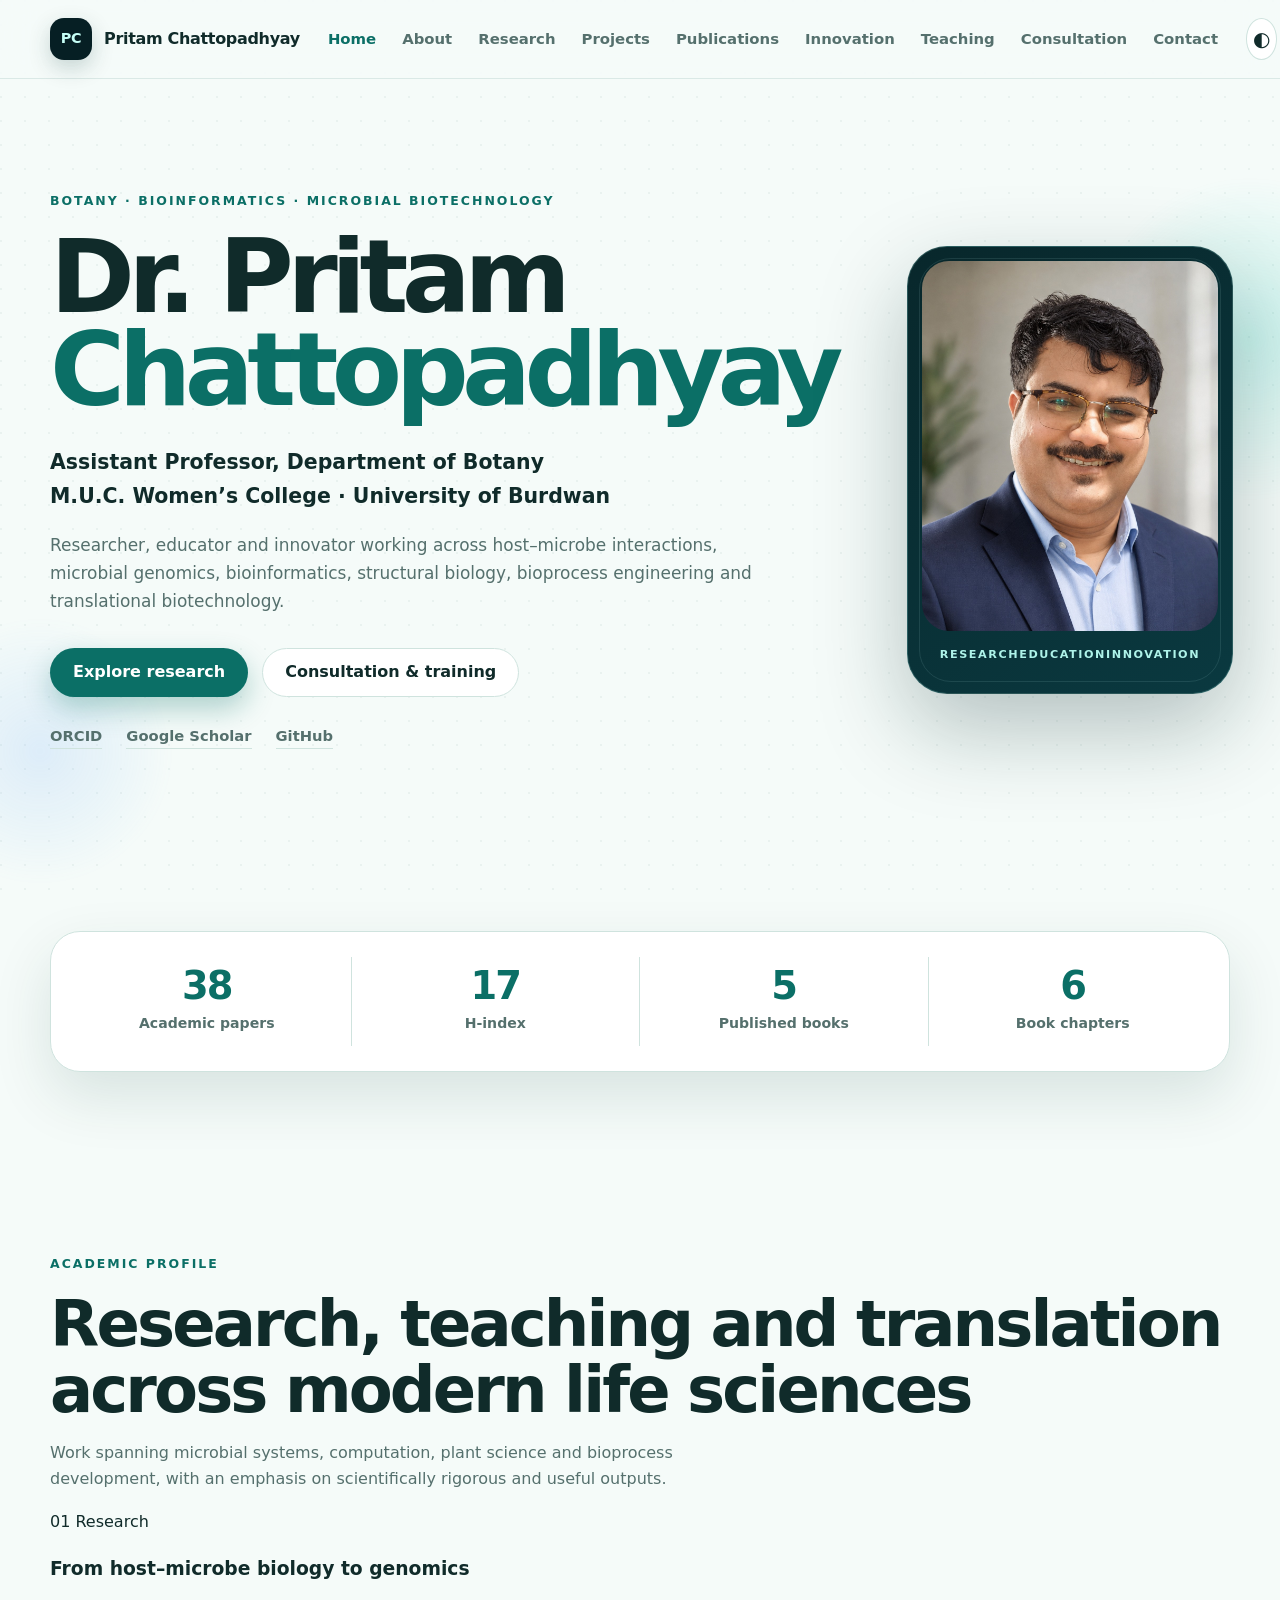
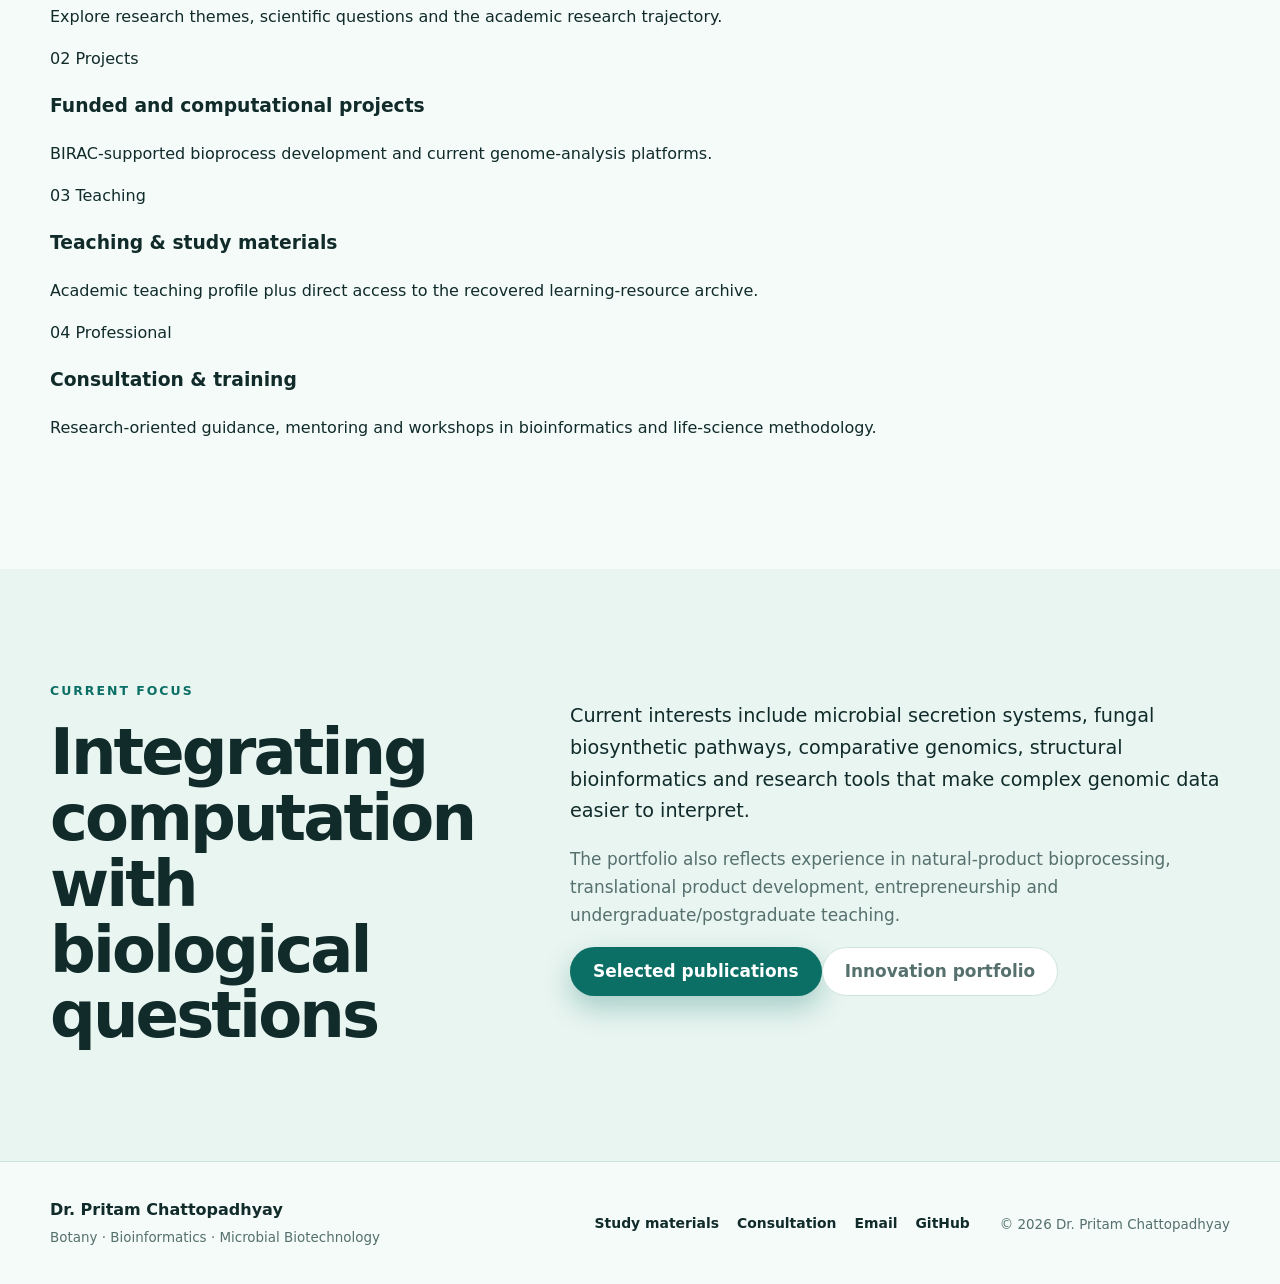
<file: index.html>
<!DOCTYPE html>
<html lang="en">
<head>
<meta charset="utf-8">
<meta name="viewport" content="width=device-width, initial-scale=1.0">
<meta name="theme-color" content="#0b3d3a">
<meta name="description" content="Academic portfolio of Dr. Pritam Chattopadhyay: research, publications, teaching, innovation, bioinformatics platforms, consultation and training.">
<meta name="keywords" content="Pritam Chattopadhyay, Botany, Bioinformatics, Microbial Biotechnology">
<meta name="author" content="Dr. Pritam Chattopadhyay">
<meta property="og:title" content="Dr. Pritam Chattopadhyay | Academic Portfolio">
<meta property="og:description" content="Academic portfolio of Dr. Pritam Chattopadhyay: research, publications, teaching, innovation, bioinformatics platforms, consultation and training.">
<meta property="og:type" content="website">
<meta property="og:url" content="https://pritamy2k.github.io/Chattopadhyay.github.io/">
<meta property="og:image" content="https://pritamy2k.github.io/Chattopadhyay.github.io/assets/dr-pritam-chattopadhyay.jpg">
<meta name="twitter:card" content="summary_large_image">
<link rel="canonical" href="https://pritamy2k.github.io/Chattopadhyay.github.io/">
<link rel="stylesheet" href="assets/style.css">
<title>Dr. Pritam Chattopadhyay | Academic Portfolio</title>
</head><body>
<a class="skip-link" href="#main-content">Skip to content</a>
<header class="site-header" id="top"><div class="container nav-wrap">
<a class="brand" href="index.html" aria-label="Home"><span class="brand-mark" aria-hidden="true">PC</span><span class="brand-text">Pritam Chattopadhyay</span></a>
<button class="menu-toggle" type="button" aria-label="Open navigation" aria-expanded="false" aria-controls="primary-nav"><span></span><span></span><span></span></button>
<nav id="primary-nav" class="primary-nav" aria-label="Primary navigation"><a href="index.html" class="active" aria-current="page">Home</a>
<a href="about.html">About</a>
<a href="research.html">Research</a>
<a href="projects.html">Projects</a>
<a href="publications.html">Publications</a>
<a href="innovation.html">Innovation</a>
<a href="teaching.html">Teaching</a>
<a href="consultation-training.html">Consultation</a>
<a href="contact.html">Contact</a></nav>
<button class="theme-toggle" type="button" aria-label="Switch colour theme" title="Switch colour theme"><span aria-hidden="true">◐</span></button>
</div></header><main id="main-content">
<section class="hero section"><div class="hero-orb orb-one" aria-hidden="true"></div><div class="hero-orb orb-two" aria-hidden="true"></div>
<div class="container hero-grid"><div class="hero-copy reveal"><p class="eyebrow">Botany · Bioinformatics · Microbial Biotechnology</p>
<h1>Dr. Pritam<br><span>Chattopadhyay</span></h1>
<p class="hero-role">Assistant Professor, Department of Botany<br>M.U.C. Women’s College · University of Burdwan</p>
<p class="hero-summary">Researcher, educator and innovator working across host–microbe interactions, microbial genomics, bioinformatics, structural biology, bioprocess engineering and translational biotechnology.</p>
<div class="hero-actions"><a class="button button-primary" href="research.html">Explore research</a><a class="button button-secondary" href="consultation-training.html">Consultation &amp; training</a></div>
<div class="profile-links"><a href="https://orcid.org/0000-0003-0238-5680" target="_blank" rel="noopener">ORCID</a><a href="https://scholar.google.com/citations?user=QbffhDwAAAAJ" target="_blank" rel="noopener">Google Scholar</a><a href="https://github.com/PritamY2K" target="_blank" rel="noopener">GitHub</a></div></div>
<div class="hero-visual reveal"><div class="portrait-card profile-photo-card"><picture><img class="hero-photo" src="assets/dr-pritam-chattopadhyay.jpg" alt="Dr. Pritam Chattopadhyay" loading="eager"></picture><div class="portrait-caption"><span>Research</span><span>Education</span><span>Innovation</span></div></div></div></div></section>
<section class="metrics section-compact"><div class="container metrics-grid reveal"><article><strong>38</strong><span>Academic papers</span></article><article><strong>17</strong><span>H-index</span></article><article><strong>5</strong><span>Published books</span></article><article><strong>6</strong><span>Book chapters</span></article></div></section>
<section class="section"><div class="container"><div class="section-heading reveal"><p class="eyebrow">Academic profile</p><h2>Research, teaching and translation across modern life sciences</h2><p>Work spanning microbial systems, computation, plant science and bioprocess development, with an emphasis on scientifically rigorous and useful outputs.</p></div>
<div class="quick-grid"><a class="quick-card reveal" href="research.html"><span>01 Research</span><h3>From host–microbe biology to genomics</h3><p>Explore research themes, scientific questions and the academic research trajectory.</p></a><a class="quick-card reveal" href="projects.html"><span>02 Projects</span><h3>Funded and computational projects</h3><p>BIRAC-supported bioprocess development and current genome-analysis platforms.</p></a><a class="quick-card reveal" href="teaching.html"><span>03 Teaching</span><h3>Teaching &amp; study materials</h3><p>Academic teaching profile plus direct access to the recovered learning-resource archive.</p></a><a class="quick-card reveal" href="consultation-training.html"><span>04 Professional</span><h3>Consultation &amp; training</h3><p>Research-oriented guidance, mentoring and workshops in bioinformatics and life-science methodology.</p></a></div></div></section>
<section class="section section-tinted"><div class="container split-layout"><div class="section-heading reveal"><p class="eyebrow">Current focus</p><h2>Integrating computation with biological questions</h2></div><div class="prose reveal"><p>Current interests include microbial secretion systems, fungal biosynthetic pathways, comparative genomics, structural bioinformatics and research tools that make complex genomic data easier to interpret.</p><p>The portfolio also reflects experience in natural-product bioprocessing, translational product development, entrepreneurship and undergraduate/postgraduate teaching.</p><div class="page-actions"><a class="button button-primary" href="publications.html">Selected publications</a><a class="button button-secondary" href="innovation.html">Innovation portfolio</a></div></div></div></section>
</main><footer class="site-footer"><div class="container footer-grid">
<div><strong>Dr. Pritam Chattopadhyay</strong><p>Botany · Bioinformatics · Microbial Biotechnology</p></div>
<div class="footer-links"><a href="teaching.html">Study materials</a><a href="consultation-training.html">Consultation</a><a href="mailto:pritam.biotechnol@gmail.com">Email</a><a href="https://github.com/PritamY2K" target="_blank" rel="noopener noreferrer">GitHub</a></div>
<p class="copyright">© <span id="current-year"></span> Dr. Pritam Chattopadhyay</p>
</div></footer><noscript><p class="noscript">JavaScript enhances navigation, theme controls and page transitions.</p></noscript><script src="assets/script.js" defer></script></body></html>
</file>
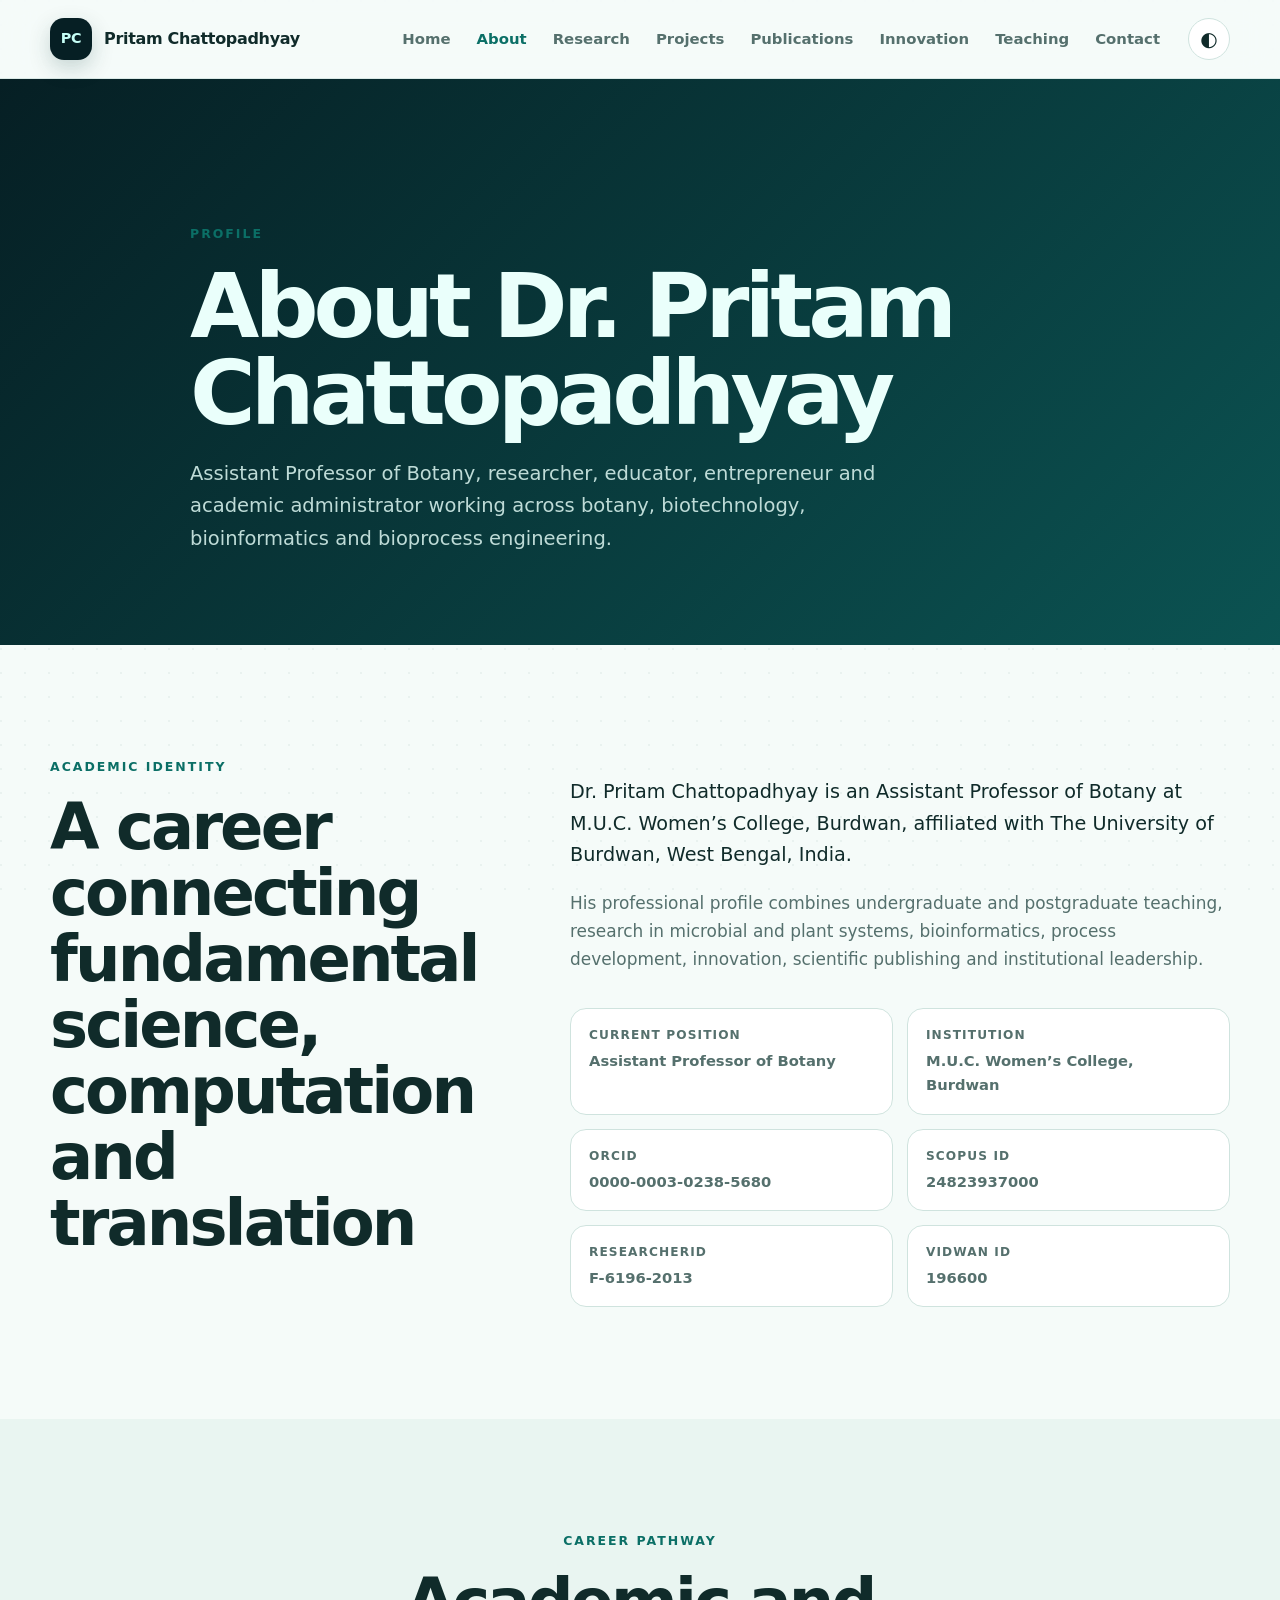
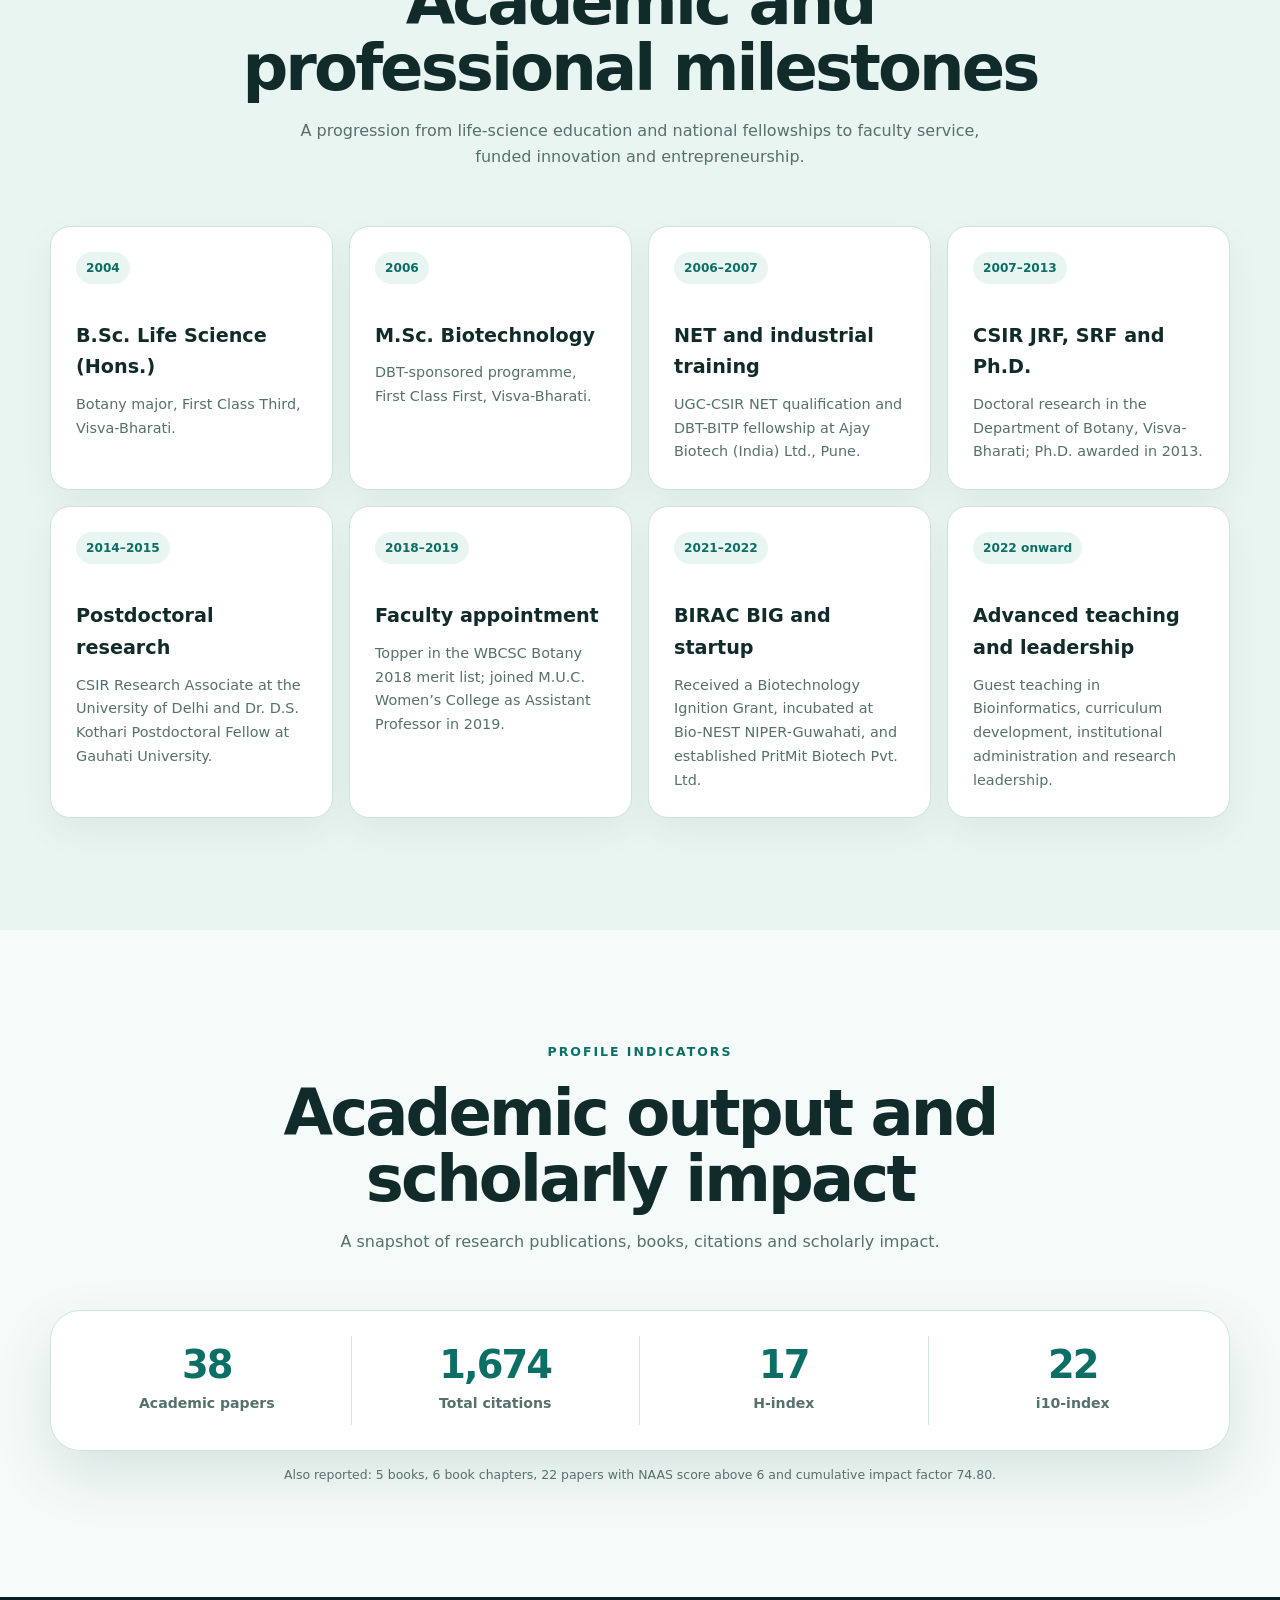
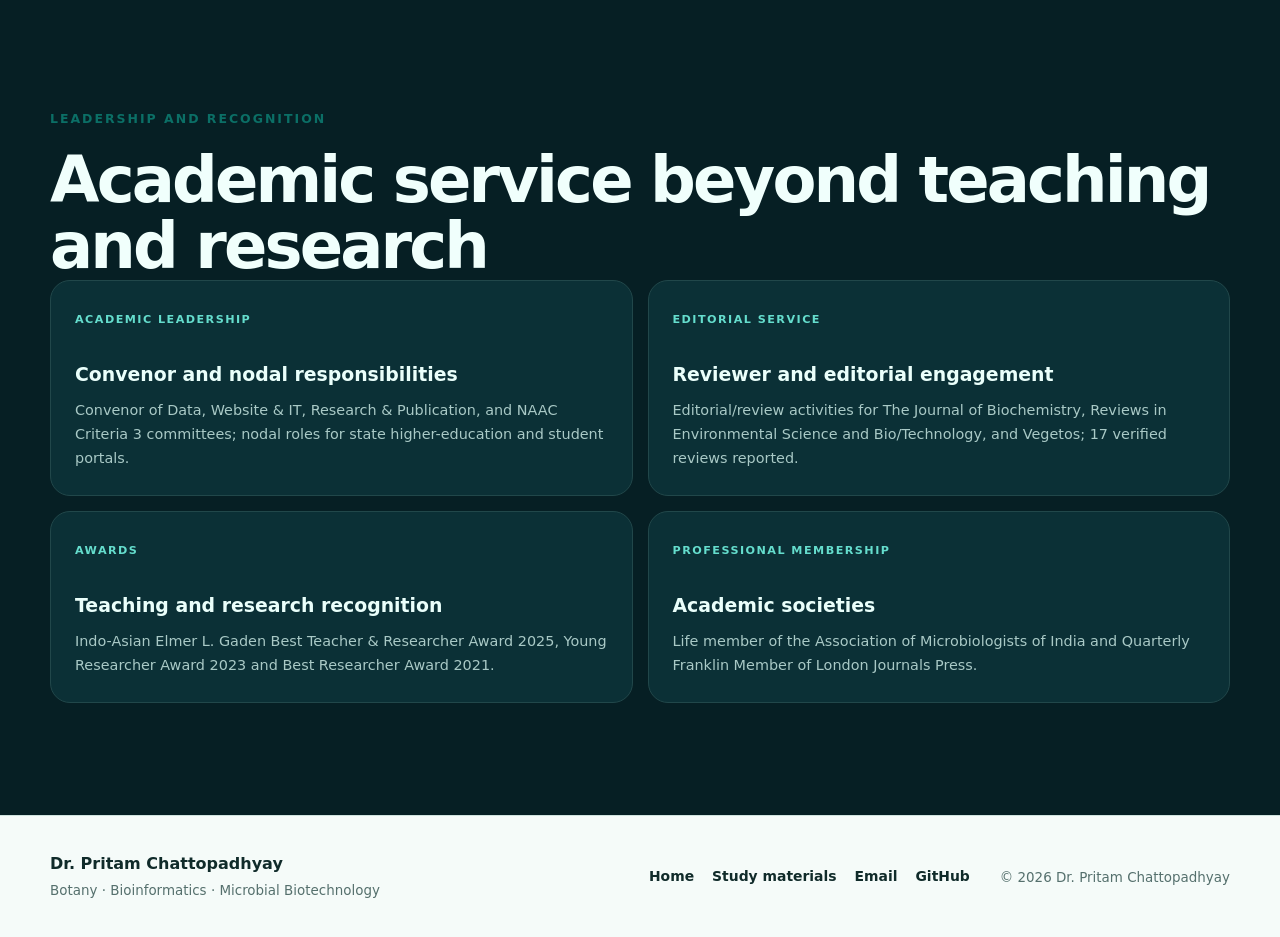
<file: about.html>
<!DOCTYPE html>

<html lang="en">
<head>
<meta charset="utf-8"/>
<meta content="width=device-width, initial-scale=1.0" name="viewport"/>
<meta content="#0b3d3a" name="theme-color"/>
<meta content="Academic background, career milestones, leadership, awards and professional profile of Dr. Pritam Chattopadhyay." name="description"/>
<meta content="Dr. Pritam Chattopadhyay" name="author"/>
<meta content="About | Dr. Pritam Chattopadhyay" property="og:title"/>
<meta content="Academic background, career milestones, leadership, awards and professional profile of Dr. Pritam Chattopadhyay." property="og:description"/>
<meta content="website" property="og:type"/>
<meta content="https://pritamy2k.github.io/Chattopadhyay.github.io/about.html" property="og:url"/>
<meta content="https://pritamy2k.github.io/Chattopadhyay.github.io/assets/dr-pritam-chattopadhyay.jpg" property="og:image"/>
<meta content="summary_large_image" name="twitter:card"/>
<link href="https://pritamy2k.github.io/Chattopadhyay.github.io/about.html" rel="canonical"/>
<link href="assets/favicon.svg" rel="icon" type="image/svg+xml"/>
<link href="site.webmanifest" rel="manifest"/>
<link href="assets/style.css" rel="stylesheet"/>
<title>About | Dr. Pritam Chattopadhyay</title>
</head><body>
<a class="skip-link" href="#main-content">Skip to content</a>
<header class="site-header" id="top">
<div class="container nav-wrap">
<a aria-label="Home" class="brand" href="index.html">
<span aria-hidden="true" class="brand-mark">PC</span>
<span class="brand-text">Pritam Chattopadhyay</span>
</a>
<button aria-controls="primary-nav" aria-expanded="false" aria-label="Open navigation" class="menu-toggle" type="button">
<span></span><span></span><span></span>
</button>
<nav aria-label="Primary navigation" class="primary-nav" id="primary-nav">
<a href="index.html">Home</a>
<a aria-current="page" class="active" href="about.html">About</a>
<a href="research.html">Research</a>
<a href="projects.html">Projects</a>
<a href="publications.html">Publications</a>
<a href="innovation.html">Innovation</a>
<a href="teaching.html">Teaching</a>
<a href="contact.html">Contact</a>
</nav>
<button aria-label="Switch colour theme" class="theme-toggle" title="Switch colour theme" type="button"><span aria-hidden="true">◐</span></button>
</div>
</header><main id="main-content">
<section class="page-hero section">
<div aria-hidden="true" class="hero-orb orb-one"></div>
<div class="container page-hero-inner reveal">
<p class="eyebrow">Profile</p>
<h1>About Dr. Pritam Chattopadhyay</h1>
<p>Assistant Professor of Botany, researcher, educator, entrepreneur and academic administrator working across botany, biotechnology, bioinformatics and bioprocess engineering.</p>
</div>
</section>
<section class="section">
<div class="container split-layout">
<div class="section-heading reveal">
<p class="eyebrow">Academic identity</p>
<h2>A career connecting fundamental science, computation and translation</h2>
</div>
<div class="prose reveal">
<p>Dr. Pritam Chattopadhyay is an Assistant Professor of Botany at M.U.C. Women’s College, Burdwan, affiliated with The University of Burdwan, West Bengal, India.</p>
<p>His professional profile combines undergraduate and postgraduate teaching, research in microbial and plant systems, bioinformatics, process development, innovation, scientific publishing and institutional leadership.</p>
<div class="identity-list">
<div><span>Current position</span><strong>Assistant Professor of Botany</strong></div>
<div><span>Institution</span><strong>M.U.C. Women’s College, Burdwan</strong></div>
<div><span>ORCID</span><strong>0000-0003-0238-5680</strong></div>
<div><span>Scopus ID</span><strong>24823937000</strong></div>
<div><span>ResearcherID</span><strong>F-6196-2013</strong></div>
<div><span>Vidwan ID</span><strong>196600</strong></div>
</div>
</div>
</div>
</section>
<section class="section section-tinted">
<div class="container">
<div class="section-heading centered reveal">
<p class="eyebrow">Career pathway</p>
<h2>Academic and professional milestones</h2>
<p>A progression from life-science education and national fellowships to faculty service, funded innovation and entrepreneurship.</p>
</div>
<div class="timeline-grid">
<article class="timeline-card reveal"><span>2004</span><h3>B.Sc. Life Science (Hons.)</h3><p>Botany major, First Class Third, Visva-Bharati.</p></article>
<article class="timeline-card reveal"><span>2006</span><h3>M.Sc. Biotechnology</h3><p>DBT-sponsored programme, First Class First, Visva-Bharati.</p></article>
<article class="timeline-card reveal"><span>2006–2007</span><h3>NET and industrial training</h3><p>UGC-CSIR NET qualification and DBT-BITP fellowship at Ajay Biotech (India) Ltd., Pune.</p></article>
<article class="timeline-card reveal"><span>2007–2013</span><h3>CSIR JRF, SRF and Ph.D.</h3><p>Doctoral research in the Department of Botany, Visva-Bharati; Ph.D. awarded in 2013.</p></article>
<article class="timeline-card reveal"><span>2014–2015</span><h3>Postdoctoral research</h3><p>CSIR Research Associate at the University of Delhi and Dr. D.S. Kothari Postdoctoral Fellow at Gauhati University.</p></article>
<article class="timeline-card reveal"><span>2018–2019</span><h3>Faculty appointment</h3><p>Topper in the WBCSC Botany 2018 merit list; joined M.U.C. Women’s College as Assistant Professor in 2019.</p></article>
<article class="timeline-card reveal"><span>2021–2022</span><h3>BIRAC BIG and startup</h3><p>Received a Biotechnology Ignition Grant, incubated at Bio-NEST NIPER-Guwahati, and established PritMit Biotech Pvt. Ltd.</p></article>
<article class="timeline-card reveal"><span>2022 onward</span><h3>Advanced teaching and leadership</h3><p>Guest teaching in Bioinformatics, curriculum development, institutional administration and research leadership.</p></article>
</div>
</div>
</section>
<section class="section">
<div class="container">
<div class="section-heading centered reveal">
<p class="eyebrow">Profile indicators</p>
<h2>Academic output and scholarly impact</h2>
<p>A snapshot of research publications, books, citations and scholarly impact.</p>
</div>
<div class="metrics-grid reveal">
<article><strong>38</strong><span>Academic papers</span></article>
<article><strong>1,674</strong><span>Total citations</span></article>
<article><strong>17</strong><span>H-index</span></article>
<article><strong>22</strong><span>i10-index</span></article>
</div>
<p class="metrics-note">Also reported: 5 books, 6 book chapters, 22 papers with NAAS score above 6 and cumulative impact factor 74.80.</p>
</div>
</section>
<section class="section section-dark">
<div class="container">
<div class="section-heading light reveal">
<p class="eyebrow">Leadership and recognition</p>
<h2>Academic service beyond teaching and research</h2>
</div>
<div class="book-list">
<article class="reveal"><span>Academic leadership</span><h3>Convenor and nodal responsibilities</h3><p>Convenor of Data, Website &amp; IT, Research &amp; Publication, and NAAC Criteria 3 committees; nodal roles for state higher-education and student portals.</p></article>
<article class="reveal"><span>Editorial service</span><h3>Reviewer and editorial engagement</h3><p>Editorial/review activities for The Journal of Biochemistry, Reviews in Environmental Science and Bio/Technology, and Vegetos; 17 verified reviews reported.</p></article>
<article class="reveal"><span>Awards</span><h3>Teaching and research recognition</h3><p>Indo-Asian Elmer L. Gaden Best Teacher &amp; Researcher Award 2025, Young Researcher Award 2023 and Best Researcher Award 2021.</p></article>
<article class="reveal"><span>Professional membership</span><h3>Academic societies</h3><p>Life member of the Association of Microbiologists of India and Quarterly Franklin Member of London Journals Press.</p></article>
</div>
</div>
</section>
</main> <footer class="site-footer">
<div class="container footer-grid">
<div><strong>Dr. Pritam Chattopadhyay</strong><p>Botany · Bioinformatics · Microbial Biotechnology</p></div>
<div class="footer-links">
<a href="index.html">Home</a>
<a href="teaching.html">Study materials</a>
<a href="mailto:pritam.biotechnol@gmail.com">Email</a>
<a href="https://github.com/PritamY2K" rel="noopener noreferrer" target="_blank">GitHub</a>
</div>
<p class="copyright">© <span id="current-year"></span> Dr. Pritam Chattopadhyay</p>
</div>
</footer>
<noscript><p class="noscript">JavaScript is needed for filters and enhanced navigation.</p></noscript>
<script defer="" src="assets/script.js"></script>
</body>
</html>
</file>
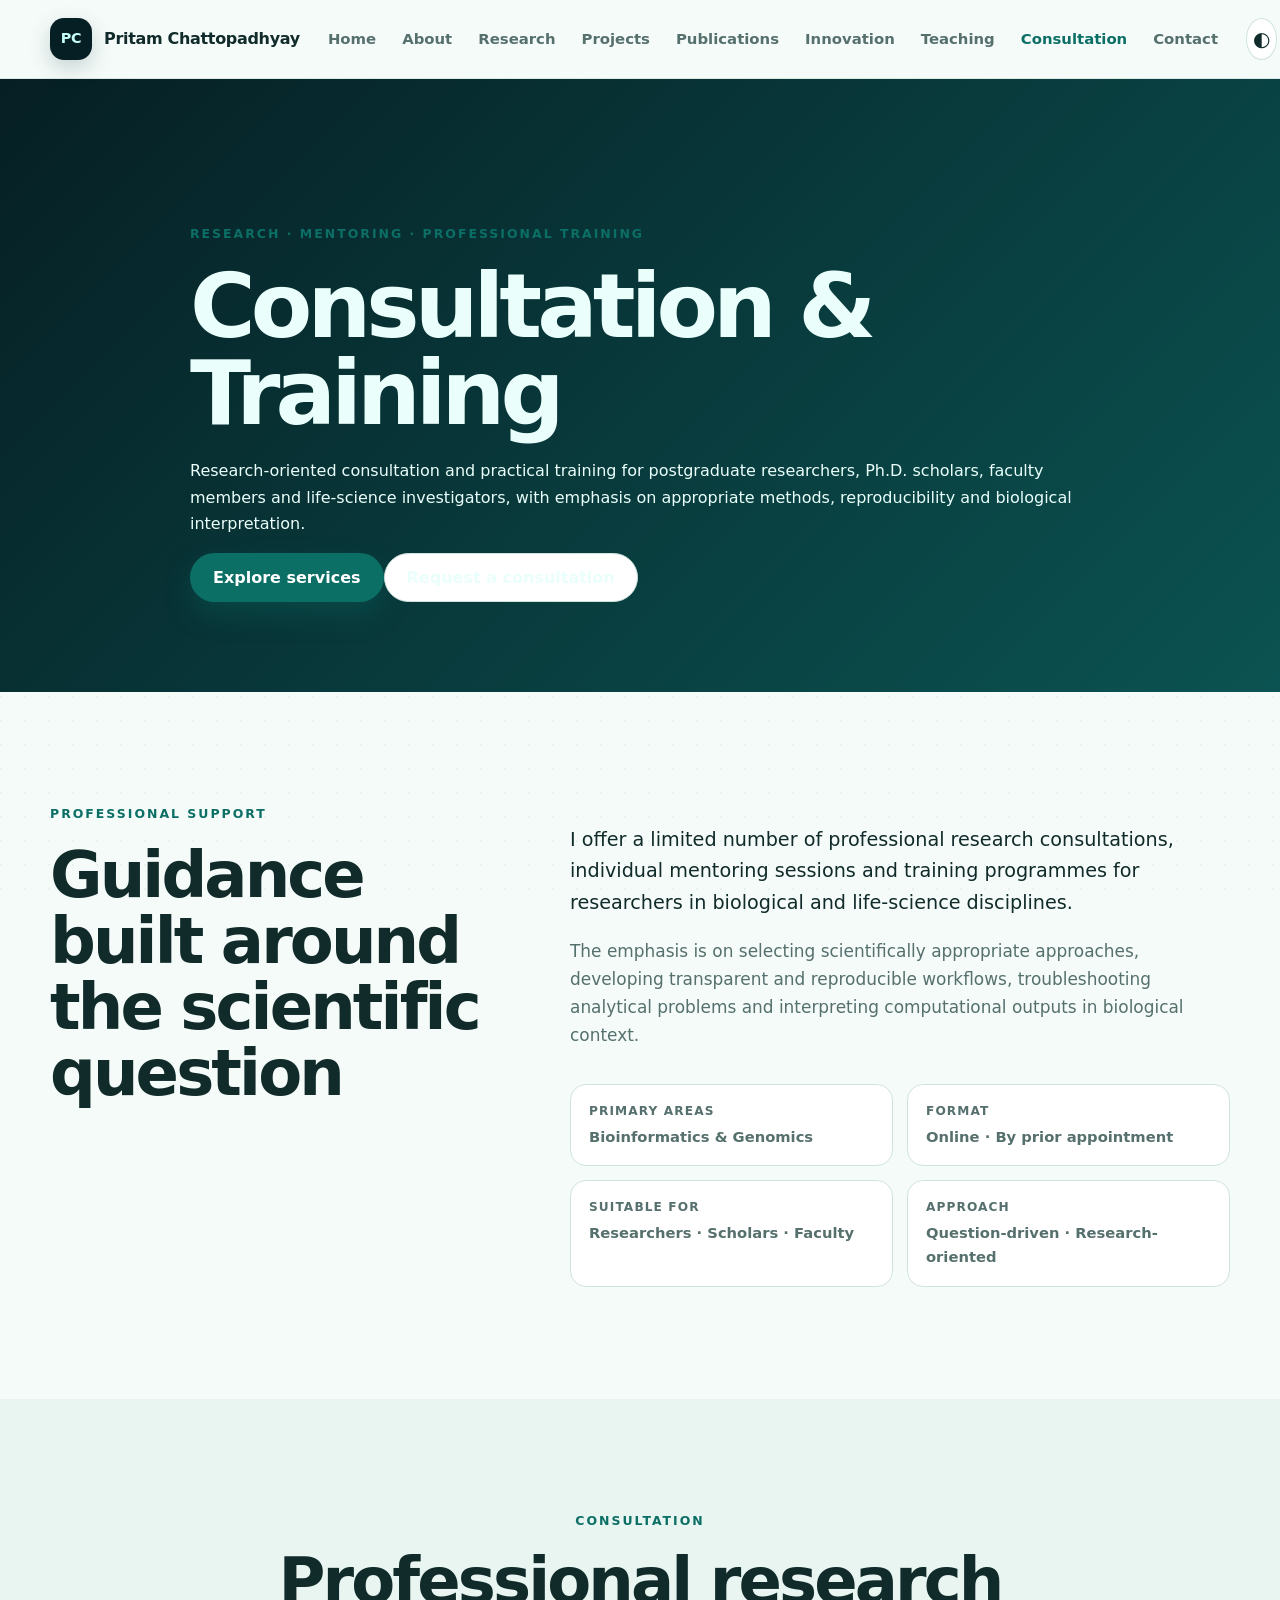
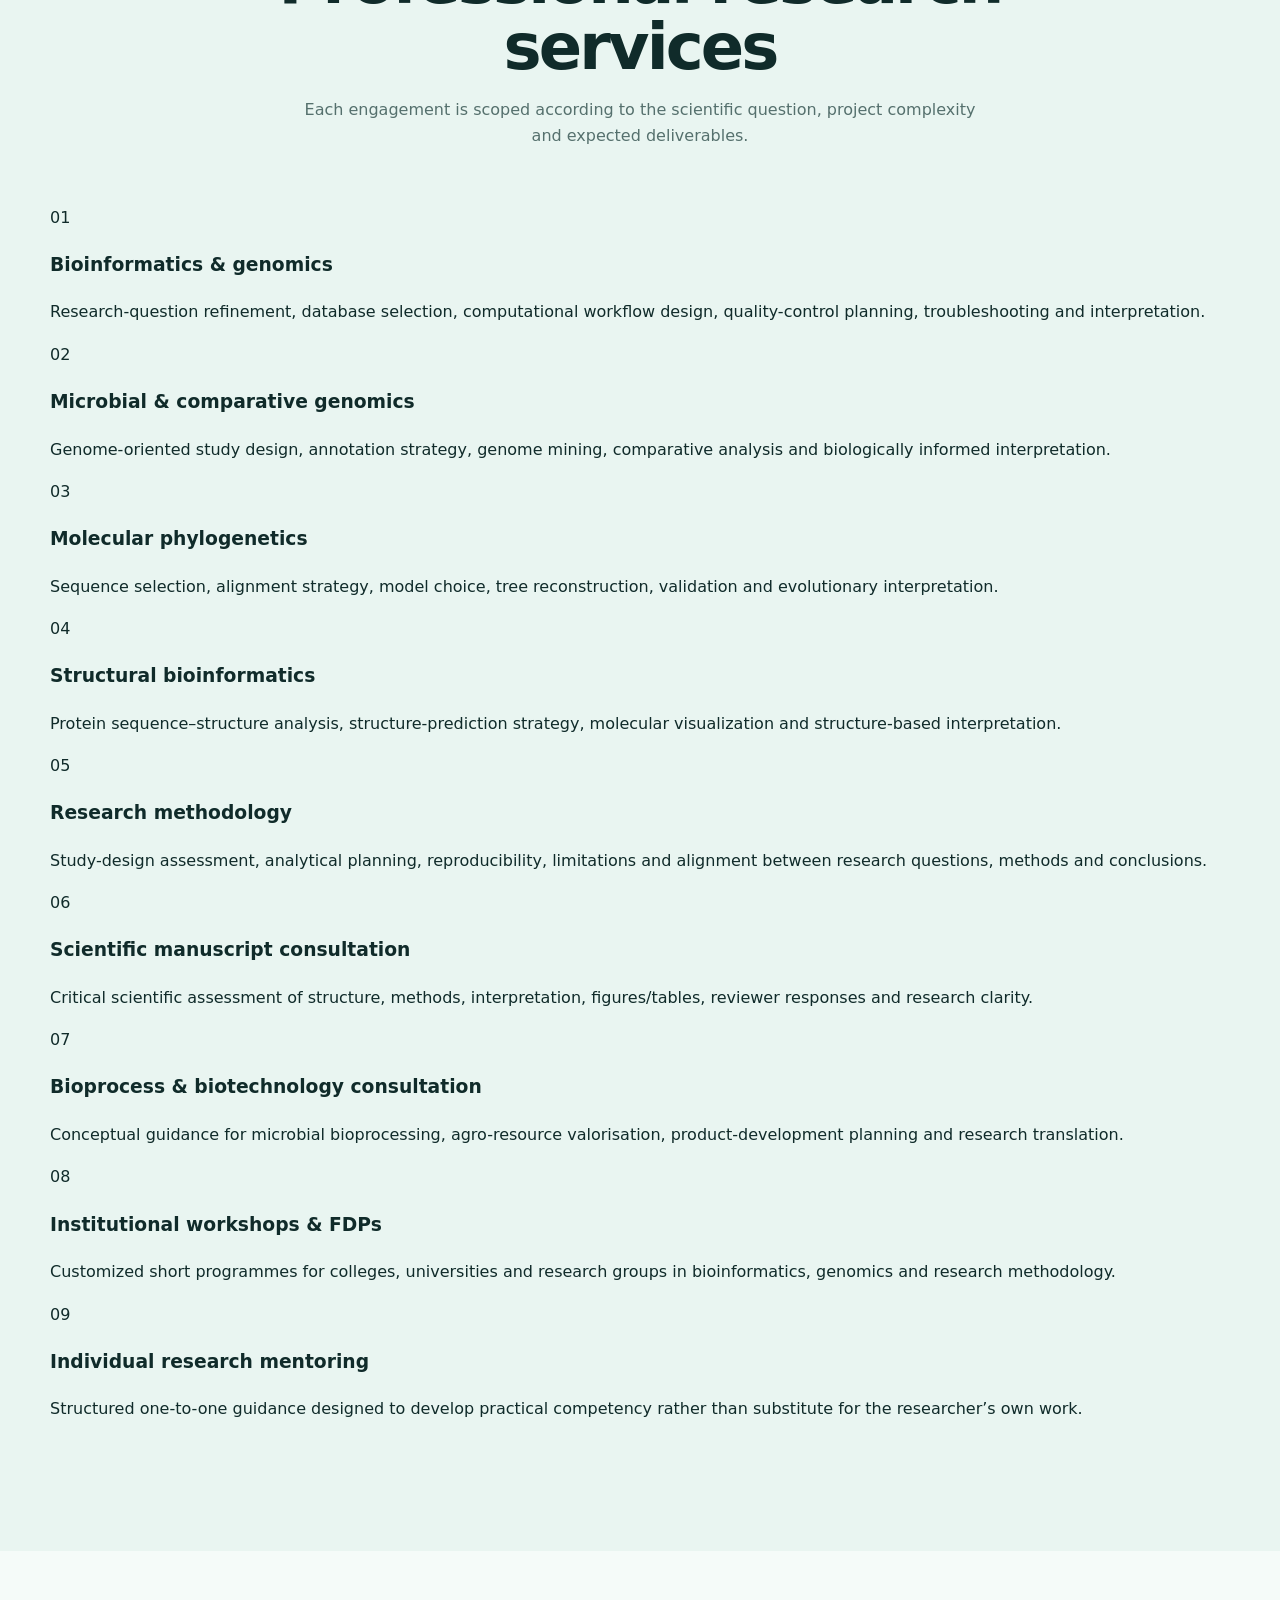
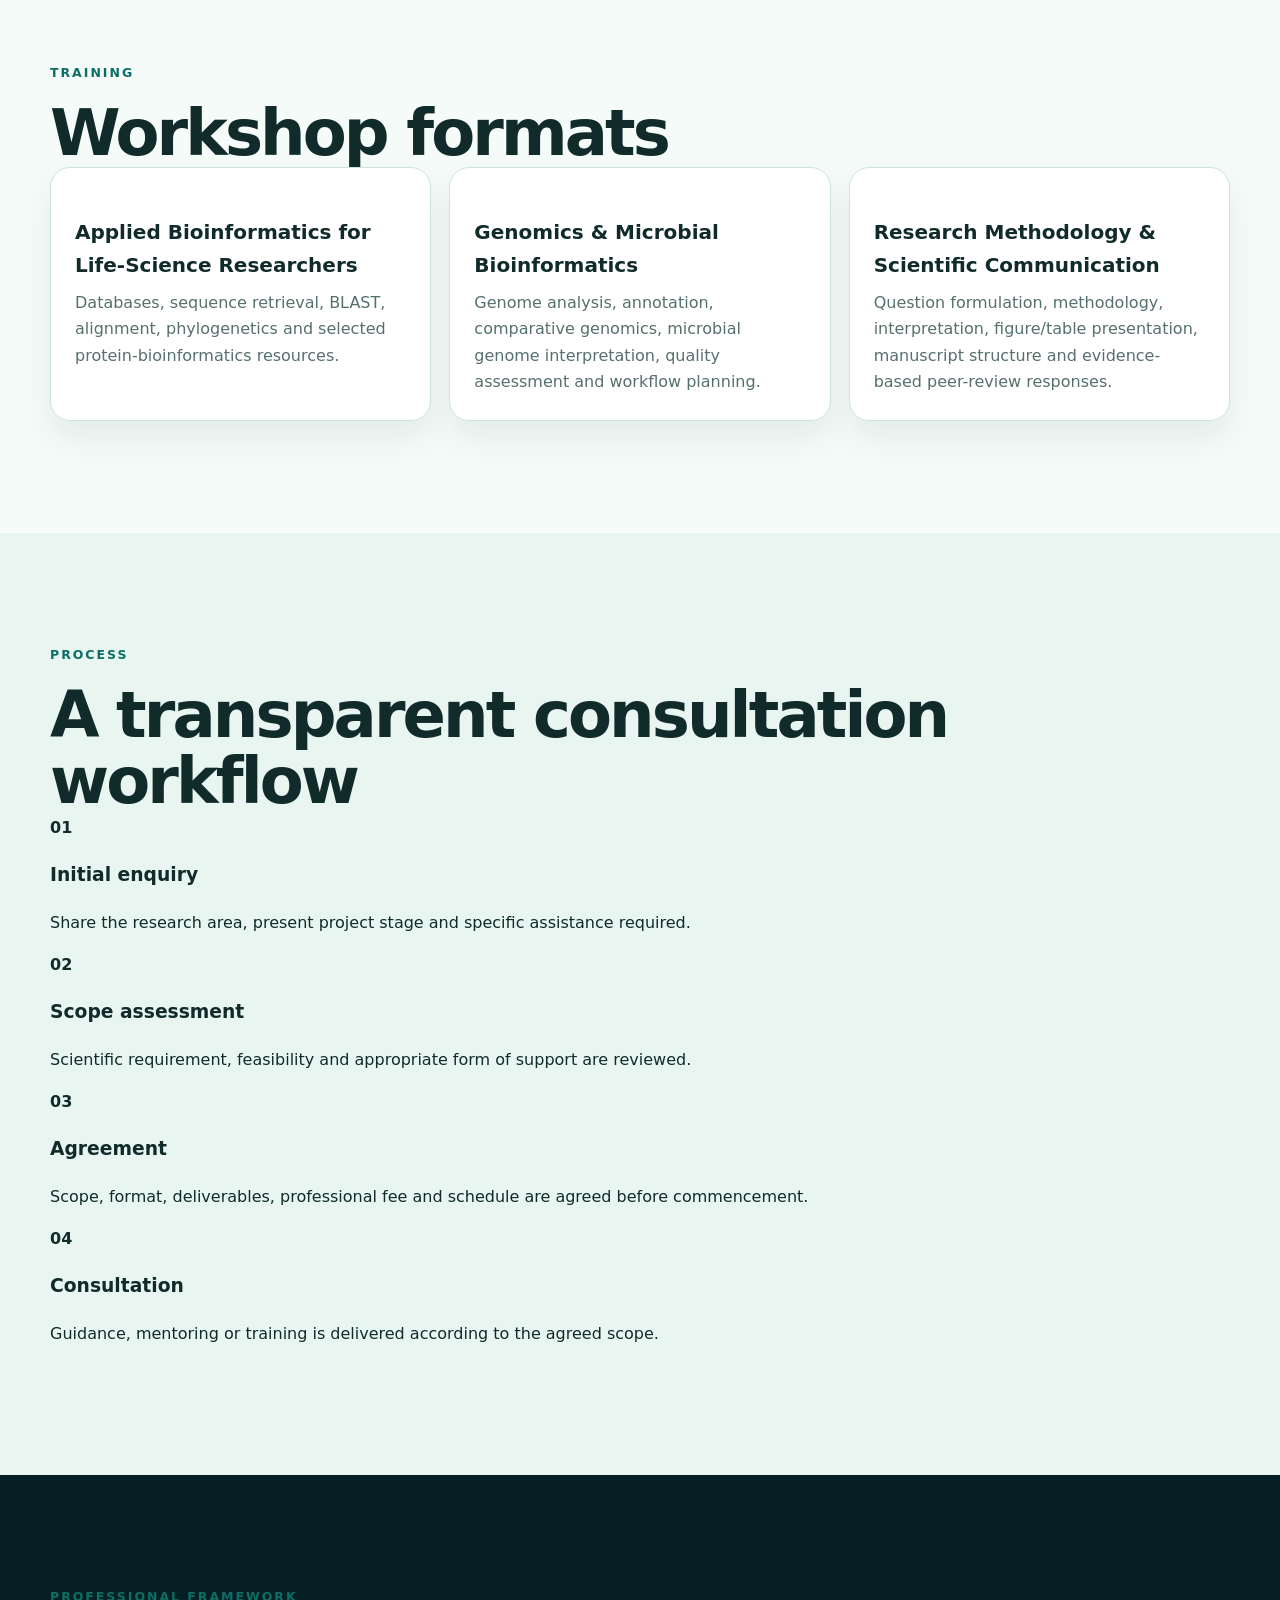
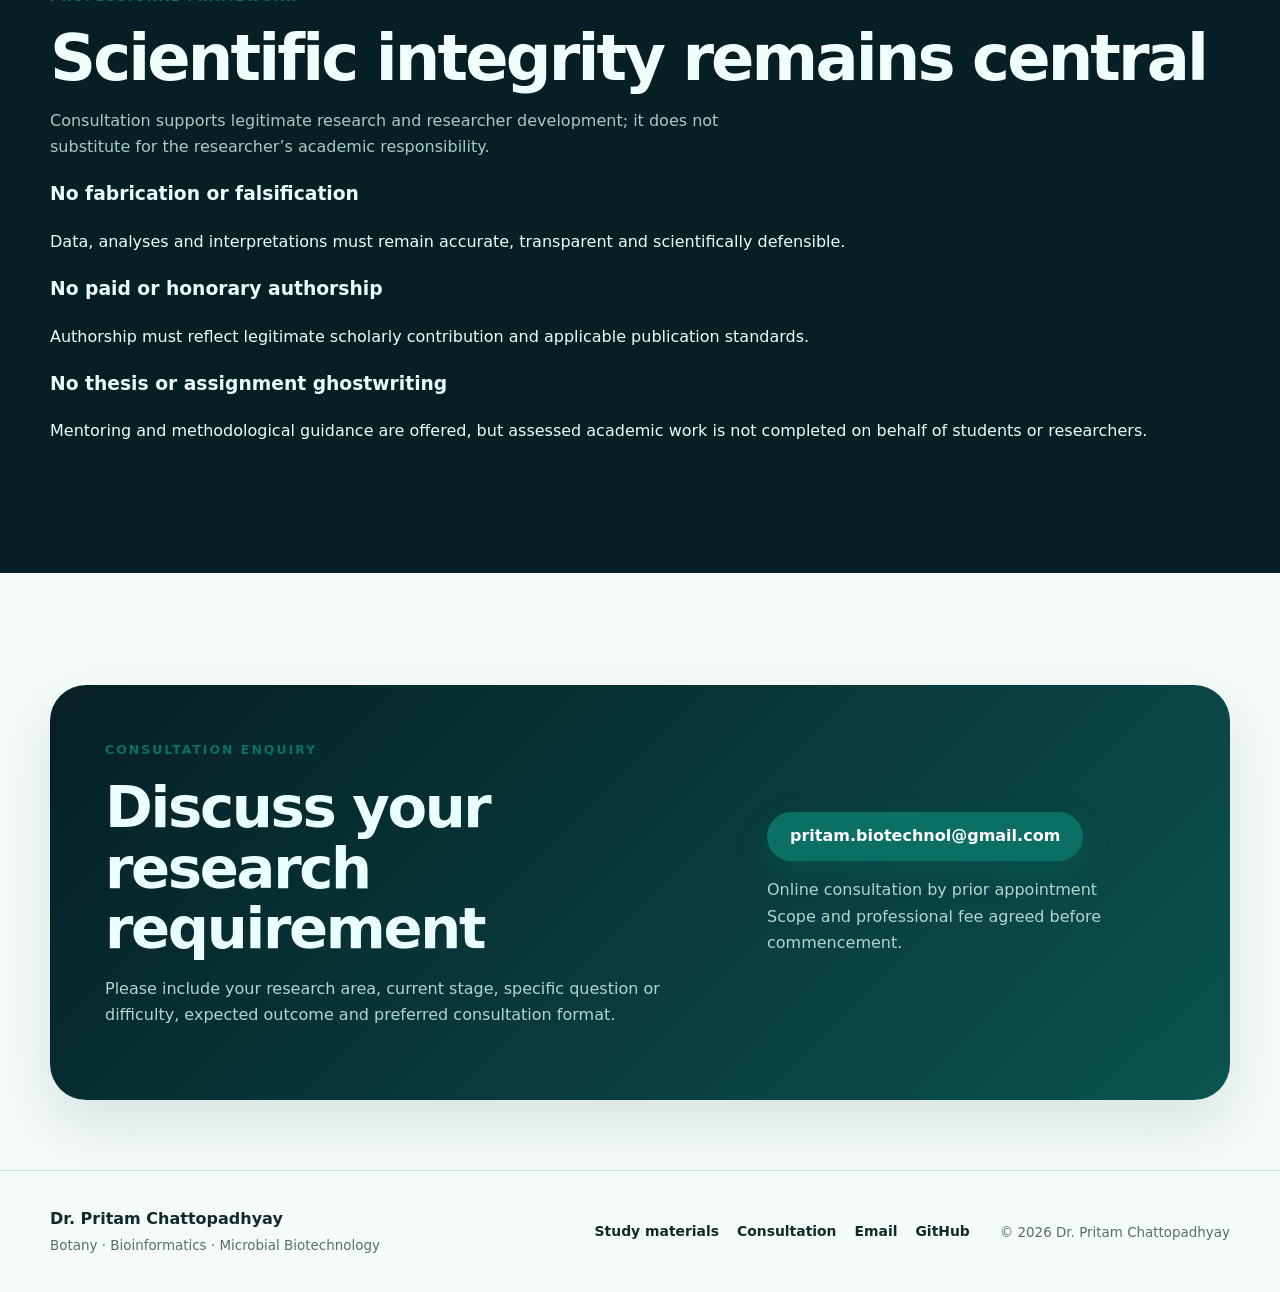
<file: consultation-training(2).html>
<!DOCTYPE html>
<html lang="en">
<head>
<meta charset="utf-8">
<meta name="viewport" content="width=device-width, initial-scale=1.0">
<meta name="theme-color" content="#0b3d3a">
<meta name="description" content="Research consultation, bioinformatics and genomics mentoring, bioprocess guidance, scientific methodology support and professional training by Dr. Pritam Chattopadhyay.">
<meta name="keywords" content="research consultation, bioinformatics training, genomics training, microbial genomics, phylogenetics, structural bioinformatics, research methodology, scientific writing training">
<meta name="author" content="Dr. Pritam Chattopadhyay">
<meta property="og:title" content="Consultation &amp; Training | Dr. Pritam Chattopadhyay">
<meta property="og:description" content="Research consultation, bioinformatics and genomics mentoring, bioprocess guidance, scientific methodology support and professional training by Dr. Pritam Chattopadhyay.">
<meta property="og:type" content="website">
<meta property="og:url" content="https://pritamy2k.github.io/Chattopadhyay.github.io/consultation-training.html">
<meta property="og:image" content="https://pritamy2k.github.io/Chattopadhyay.github.io/assets/dr-pritam-chattopadhyay.jpg">
<meta name="twitter:card" content="summary_large_image">
<link rel="canonical" href="https://pritamy2k.github.io/Chattopadhyay.github.io/consultation-training.html">
<link rel="stylesheet" href="assets/style.css">
<title>Consultation &amp; Training | Dr. Pritam Chattopadhyay</title>
</head><body>
<a class="skip-link" href="#main-content">Skip to content</a>
<header class="site-header" id="top"><div class="container nav-wrap">
<a class="brand" href="index.html" aria-label="Home"><span class="brand-mark" aria-hidden="true">PC</span><span class="brand-text">Pritam Chattopadhyay</span></a>
<button class="menu-toggle" type="button" aria-label="Open navigation" aria-expanded="false" aria-controls="primary-nav"><span></span><span></span><span></span></button>
<nav id="primary-nav" class="primary-nav" aria-label="Primary navigation"><a href="index.html">Home</a>
<a href="about.html">About</a>
<a href="research.html">Research</a>
<a href="projects.html">Projects</a>
<a href="publications.html">Publications</a>
<a href="innovation.html">Innovation</a>
<a href="teaching.html">Teaching</a>
<a href="consultation-training.html" class="active" aria-current="page">Consultation</a>
<a href="contact.html">Contact</a></nav>
<button class="theme-toggle" type="button" aria-label="Switch colour theme" title="Switch colour theme"><span aria-hidden="true">◐</span></button>
</div></header><main id="main-content"><section class="page-hero"><div class="container page-hero-inner reveal"><p class="eyebrow">Research · Mentoring · Professional Training</p><h1>Consultation &amp; Training</h1><p>Research-oriented consultation and practical training for postgraduate researchers, Ph.D. scholars, faculty members and life-science investigators, with emphasis on appropriate methods, reproducibility and biological interpretation.</p><div class="page-actions"><a class="button button-primary" href="#services">Explore services</a><a class="button button-secondary" href="mailto:pritam.biotechnol@gmail.com?subject=Research%20Consultation%20Enquiry">Request a consultation</a></div></div></section>
<section class="section"><div class="container split-layout"><div class="section-heading reveal"><p class="eyebrow">Professional support</p><h2>Guidance built around the scientific question</h2></div><div class="prose reveal"><p>I offer a limited number of professional research consultations, individual mentoring sessions and training programmes for researchers in biological and life-science disciplines.</p><p>The emphasis is on selecting scientifically appropriate approaches, developing transparent and reproducible workflows, troubleshooting analytical problems and interpreting computational outputs in biological context.</p><div class="identity-list"><div><span>Primary areas</span><strong>Bioinformatics &amp; Genomics</strong></div><div><span>Format</span><strong>Online · By prior appointment</strong></div><div><span>Suitable for</span><strong>Researchers · Scholars · Faculty</strong></div><div><span>Approach</span><strong>Question-driven · Research-oriented</strong></div></div></div></div></section>
<section class="section section-tinted" id="services"><div class="container"><div class="section-heading centered reveal"><p class="eyebrow">Consultation</p><h2>Professional research services</h2><p>Each engagement is scoped according to the scientific question, project complexity and expected deliverables.</p></div><div class="service-grid">
<article class="service-card reveal"><span class="num">01</span><h3>Bioinformatics &amp; genomics</h3><p>Research-question refinement, database selection, computational workflow design, quality-control planning, troubleshooting and interpretation.</p></article>
<article class="service-card reveal"><span class="num">02</span><h3>Microbial &amp; comparative genomics</h3><p>Genome-oriented study design, annotation strategy, genome mining, comparative analysis and biologically informed interpretation.</p></article>
<article class="service-card reveal"><span class="num">03</span><h3>Molecular phylogenetics</h3><p>Sequence selection, alignment strategy, model choice, tree reconstruction, validation and evolutionary interpretation.</p></article>
<article class="service-card reveal"><span class="num">04</span><h3>Structural bioinformatics</h3><p>Protein sequence–structure analysis, structure-prediction strategy, molecular visualization and structure-based interpretation.</p></article>
<article class="service-card reveal"><span class="num">05</span><h3>Research methodology</h3><p>Study-design assessment, analytical planning, reproducibility, limitations and alignment between research questions, methods and conclusions.</p></article>
<article class="service-card reveal"><span class="num">06</span><h3>Scientific manuscript consultation</h3><p>Critical scientific assessment of structure, methods, interpretation, figures/tables, reviewer responses and research clarity.</p></article>
<article class="service-card reveal"><span class="num">07</span><h3>Bioprocess &amp; biotechnology consultation</h3><p>Conceptual guidance for microbial bioprocessing, agro-resource valorisation, product-development planning and research translation.</p></article>
<article class="service-card reveal"><span class="num">08</span><h3>Institutional workshops &amp; FDPs</h3><p>Customized short programmes for colleges, universities and research groups in bioinformatics, genomics and research methodology.</p></article>
<article class="service-card reveal"><span class="num">09</span><h3>Individual research mentoring</h3><p>Structured one-to-one guidance designed to develop practical competency rather than substitute for the researcher’s own work.</p></article>
</div></div></section>
<section class="section"><div class="container"><div class="section-heading reveal"><p class="eyebrow">Training</p><h2>Workshop formats</h2></div><div class="teaching-grid"><article class="teaching-card reveal"><h3>Applied Bioinformatics for Life-Science Researchers</h3><p>Databases, sequence retrieval, BLAST, alignment, phylogenetics and selected protein-bioinformatics resources.</p></article><article class="teaching-card reveal"><h3>Genomics &amp; Microbial Bioinformatics</h3><p>Genome analysis, annotation, comparative genomics, microbial genome interpretation, quality assessment and workflow planning.</p></article><article class="teaching-card reveal"><h3>Research Methodology &amp; Scientific Communication</h3><p>Question formulation, methodology, interpretation, figure/table presentation, manuscript structure and evidence-based peer-review responses.</p></article></div></div></section>
<section class="section section-tinted"><div class="container"><div class="section-heading reveal"><p class="eyebrow">Process</p><h2>A transparent consultation workflow</h2></div><div class="process-grid"><article class="process-card reveal"><strong>01</strong><h3>Initial enquiry</h3><p>Share the research area, present project stage and specific assistance required.</p></article><article class="process-card reveal"><strong>02</strong><h3>Scope assessment</h3><p>Scientific requirement, feasibility and appropriate form of support are reviewed.</p></article><article class="process-card reveal"><strong>03</strong><h3>Agreement</h3><p>Scope, format, deliverables, professional fee and schedule are agreed before commencement.</p></article><article class="process-card reveal"><strong>04</strong><h3>Consultation</h3><p>Guidance, mentoring or training is delivered according to the agreed scope.</p></article></div></div></section>
<section class="section section-dark"><div class="container"><div class="section-heading light reveal"><p class="eyebrow">Professional framework</p><h2>Scientific integrity remains central</h2><p>Consultation supports legitimate research and researcher development; it does not substitute for the researcher’s academic responsibility.</p></div><div class="ethics-list"><article class="reveal"><h3>No fabrication or falsification</h3><p>Data, analyses and interpretations must remain accurate, transparent and scientifically defensible.</p></article><article class="reveal"><h3>No paid or honorary authorship</h3><p>Authorship must reflect legitimate scholarly contribution and applicable publication standards.</p></article><article class="reveal"><h3>No thesis or assignment ghostwriting</h3><p>Mentoring and methodological guidance are offered, but assessed academic work is not completed on behalf of students or researchers.</p></article></div></div></section>
<section class="section contact-section"><div class="container contact-card reveal"><div><p class="eyebrow">Consultation enquiry</p><h2>Discuss your research requirement</h2><p>Please include your research area, current stage, specific question or difficulty, expected outcome and preferred consultation format.</p></div><div class="contact-actions"><a class="button button-primary" href="mailto:pritam.biotechnol@gmail.com?subject=Research%20Consultation%20Enquiry">pritam.biotechnol@gmail.com</a><p>Online consultation by prior appointment<br>Scope and professional fee agreed before commencement.</p></div></div></section></main><footer class="site-footer"><div class="container footer-grid">
<div><strong>Dr. Pritam Chattopadhyay</strong><p>Botany · Bioinformatics · Microbial Biotechnology</p></div>
<div class="footer-links"><a href="teaching.html">Study materials</a><a href="consultation-training.html">Consultation</a><a href="mailto:pritam.biotechnol@gmail.com">Email</a><a href="https://github.com/PritamY2K" target="_blank" rel="noopener noreferrer">GitHub</a></div>
<p class="copyright">© <span id="current-year"></span> Dr. Pritam Chattopadhyay</p>
</div></footer><noscript><p class="noscript">JavaScript enhances navigation, theme controls and page transitions.</p></noscript><script src="assets/script.js" defer></script></body></html>
</file>
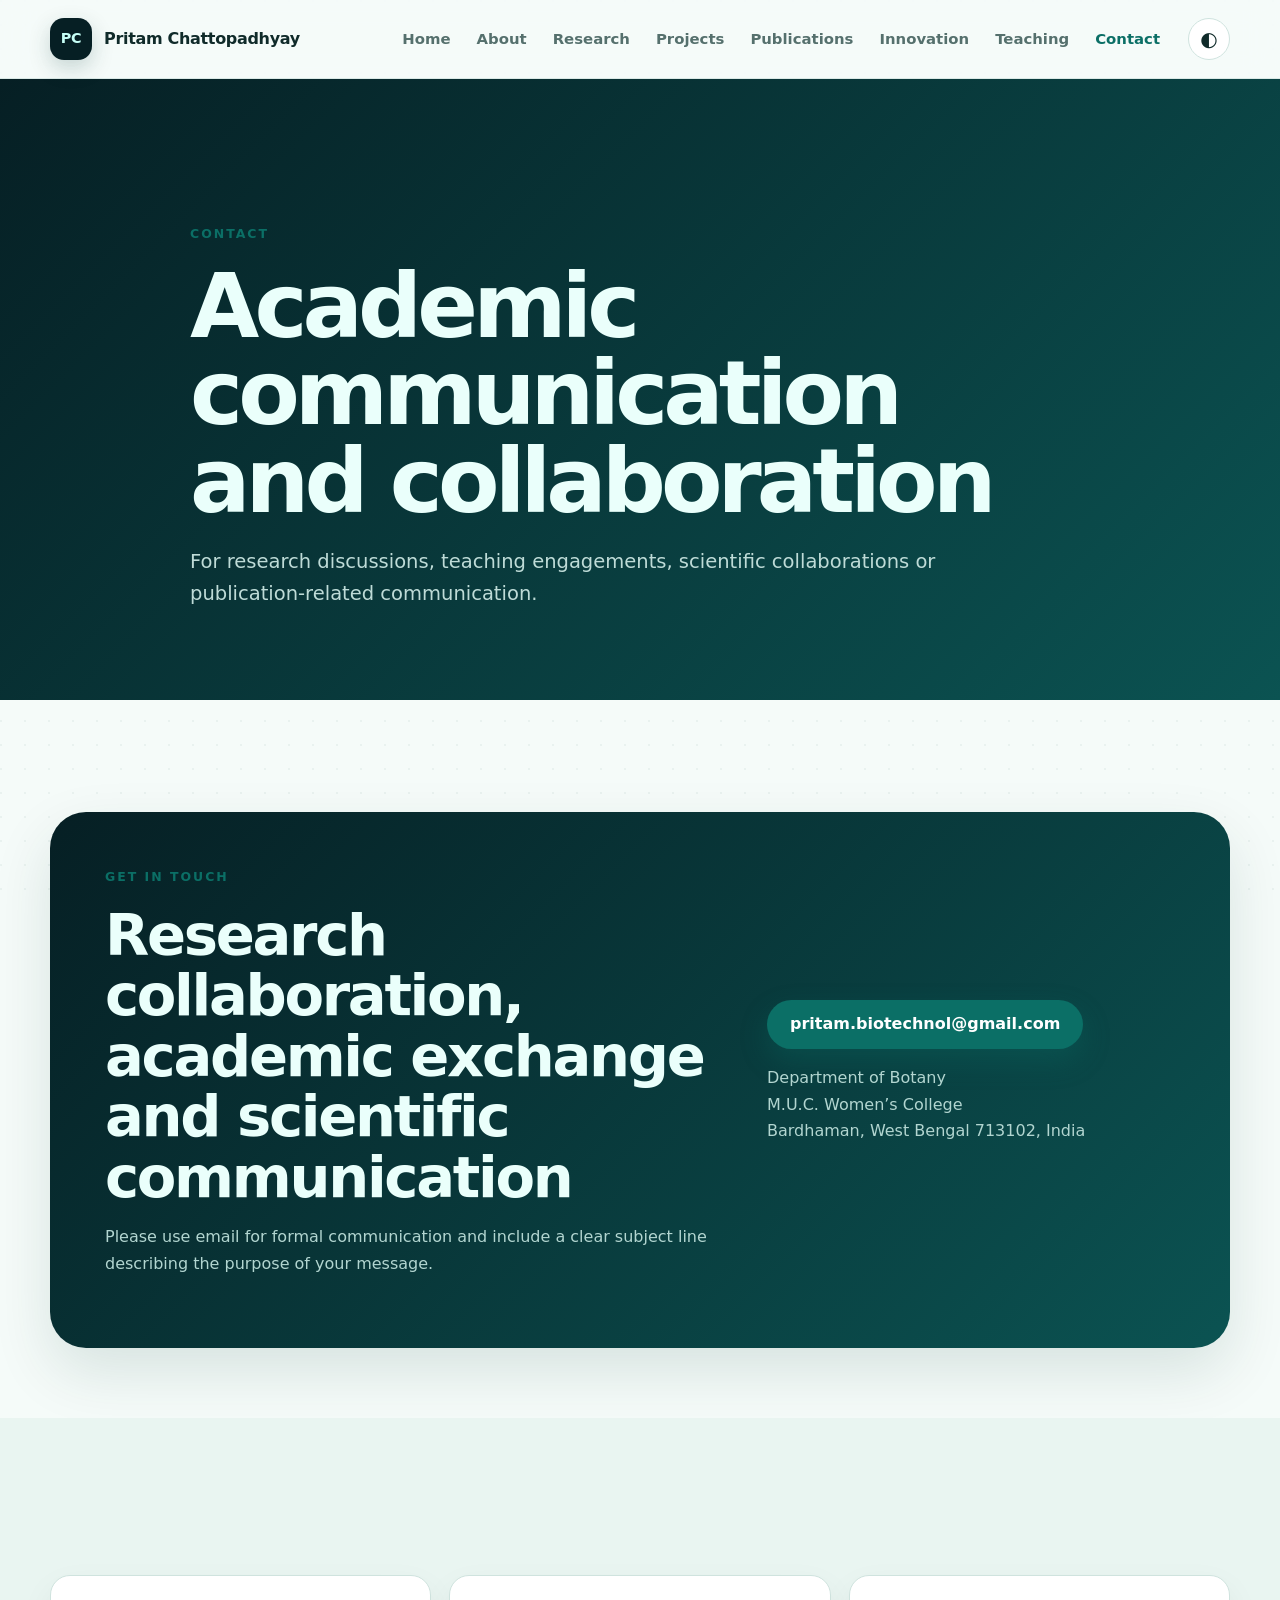
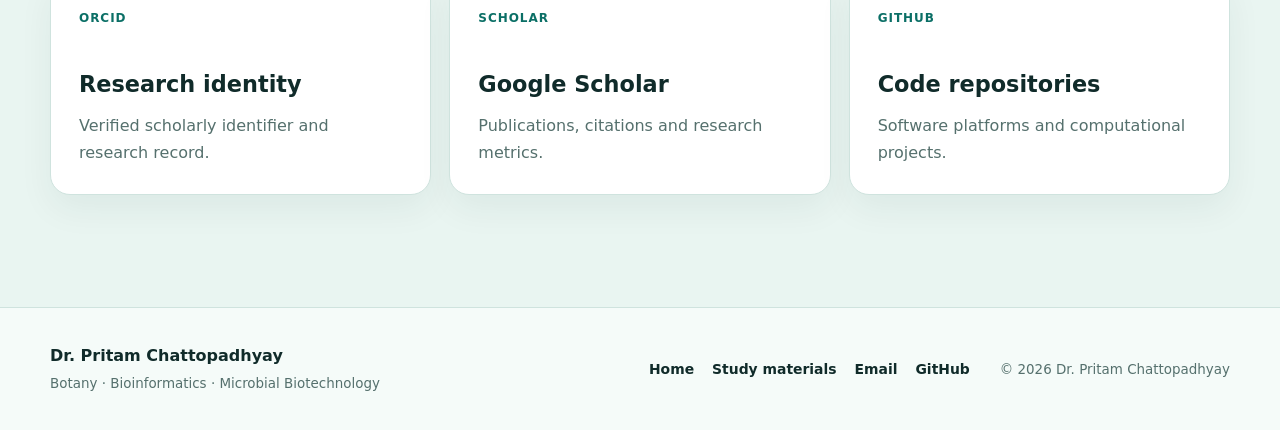
<file: contact.html>
<!DOCTYPE html>
<html lang="en">
<head>
  <meta charset="UTF-8">
  <meta name="viewport" content="width=device-width, initial-scale=1.0">
  <meta name="theme-color" content="#0b3d3a">
  <meta name="description" content="Contact Dr. Pritam Chattopadhyay for academic communication, collaboration, research and teaching engagements.">
  <meta name="author" content="Dr. Pritam Chattopadhyay">
  <meta property="og:title" content="Contact | Dr. Pritam Chattopadhyay">
  <meta property="og:description" content="Contact Dr. Pritam Chattopadhyay for academic communication, collaboration, research and teaching engagements.">
  <meta property="og:type" content="website">
  <meta property="og:url" content="https://pritamy2k.github.io/Chattopadhyay.github.io/contact.html">
  <meta property="og:image" content="https://pritamy2k.github.io/Chattopadhyay.github.io/assets/social-preview.svg">
  <meta name="twitter:card" content="summary_large_image">
  <link rel="canonical" href="https://pritamy2k.github.io/Chattopadhyay.github.io/contact.html">
  <link rel="icon" href="assets/favicon.svg" type="image/svg+xml">
  <link rel="manifest" href="site.webmanifest">
  <link rel="stylesheet" href="assets/style.css">
  <title>Contact | Dr. Pritam Chattopadhyay</title>
  
</head><body>
  <a class="skip-link" href="#main-content">Skip to content</a>
  <header class="site-header" id="top">
    <div class="container nav-wrap">
      <a class="brand" href="index.html" aria-label="Home">
        <span class="brand-mark" aria-hidden="true">PC</span>
        <span class="brand-text">Pritam Chattopadhyay</span>
      </a>
      <button class="menu-toggle" type="button" aria-label="Open navigation" aria-expanded="false" aria-controls="primary-nav">
        <span></span><span></span><span></span>
      </button>
      <nav id="primary-nav" class="primary-nav" aria-label="Primary navigation">
        <a href="index.html">Home</a>
        <a href="about.html">About</a>
        <a href="research.html">Research</a>
        <a href="projects.html">Projects</a>
        <a href="publications.html">Publications</a>
        <a href="innovation.html">Innovation</a>
        <a href="teaching.html">Teaching</a>
        <a href="contact.html" class="active" aria-current="page">Contact</a>
      </nav>
      <button class="theme-toggle" type="button" aria-label="Switch colour theme" title="Switch colour theme"><span aria-hidden="true">◐</span></button>
    </div>
  </header><main id="main-content"><section class="page-hero section">
      <div class="hero-orb orb-one" aria-hidden="true"></div>
      <div class="container page-hero-inner reveal">
        <p class="eyebrow">Contact</p>
        <h1>Academic communication and collaboration</h1>
        <p>For research discussions, teaching engagements, scientific collaborations or publication-related communication.</p>
      </div>
    </section>
<section class="section contact-section"><div class="container contact-card reveal"><div><p class="eyebrow">Get in touch</p><h2>Research collaboration, academic exchange and scientific communication</h2><p>Please use email for formal communication and include a clear subject line describing the purpose of your message.</p></div><div class="contact-actions"><a class="button button-primary" href="mailto:pritam.biotechnol@gmail.com">pritam.biotechnol@gmail.com</a><p>Department of Botany<br>M.U.C. Women’s College<br>Bardhaman, West Bengal 713102, India</p></div></div></section>
<section class="section section-tinted"><div class="container portal-grid"><a class="portal-card reveal" href="https://orcid.org/0000-0003-0238-5680" target="_blank" rel="noopener noreferrer"><span>ORCID</span><h3>Research identity</h3><p>Verified scholarly identifier and research record.</p></a><a class="portal-card reveal" href="https://scholar.google.com/citations?user=QbffhDwAAAAJ" target="_blank" rel="noopener noreferrer"><span>Scholar</span><h3>Google Scholar</h3><p>Publications, citations and research metrics.</p></a><a class="portal-card reveal" href="https://github.com/PritamY2K" target="_blank" rel="noopener noreferrer"><span>GitHub</span><h3>Code repositories</h3><p>Software platforms and computational projects.</p></a></div></section></main>  <footer class="site-footer">
    <div class="container footer-grid">
      <div><strong>Dr. Pritam Chattopadhyay</strong><p>Botany · Bioinformatics · Microbial Biotechnology</p></div>
      <div class="footer-links">
        <a href="index.html">Home</a>
        <a href="teaching.html">Study materials</a>
        <a href="mailto:pritam.biotechnol@gmail.com">Email</a>
        <a href="https://github.com/PritamY2K" target="_blank" rel="noopener noreferrer">GitHub</a>
      </div>
      <p class="copyright">© <span id="current-year"></span> Dr. Pritam Chattopadhyay</p>
    </div>
  </footer>
  <noscript><p class="noscript">JavaScript is needed for filters and enhanced navigation.</p></noscript>
  <script src="assets/script.js" defer></script>
  
</body>
</html>
</file>
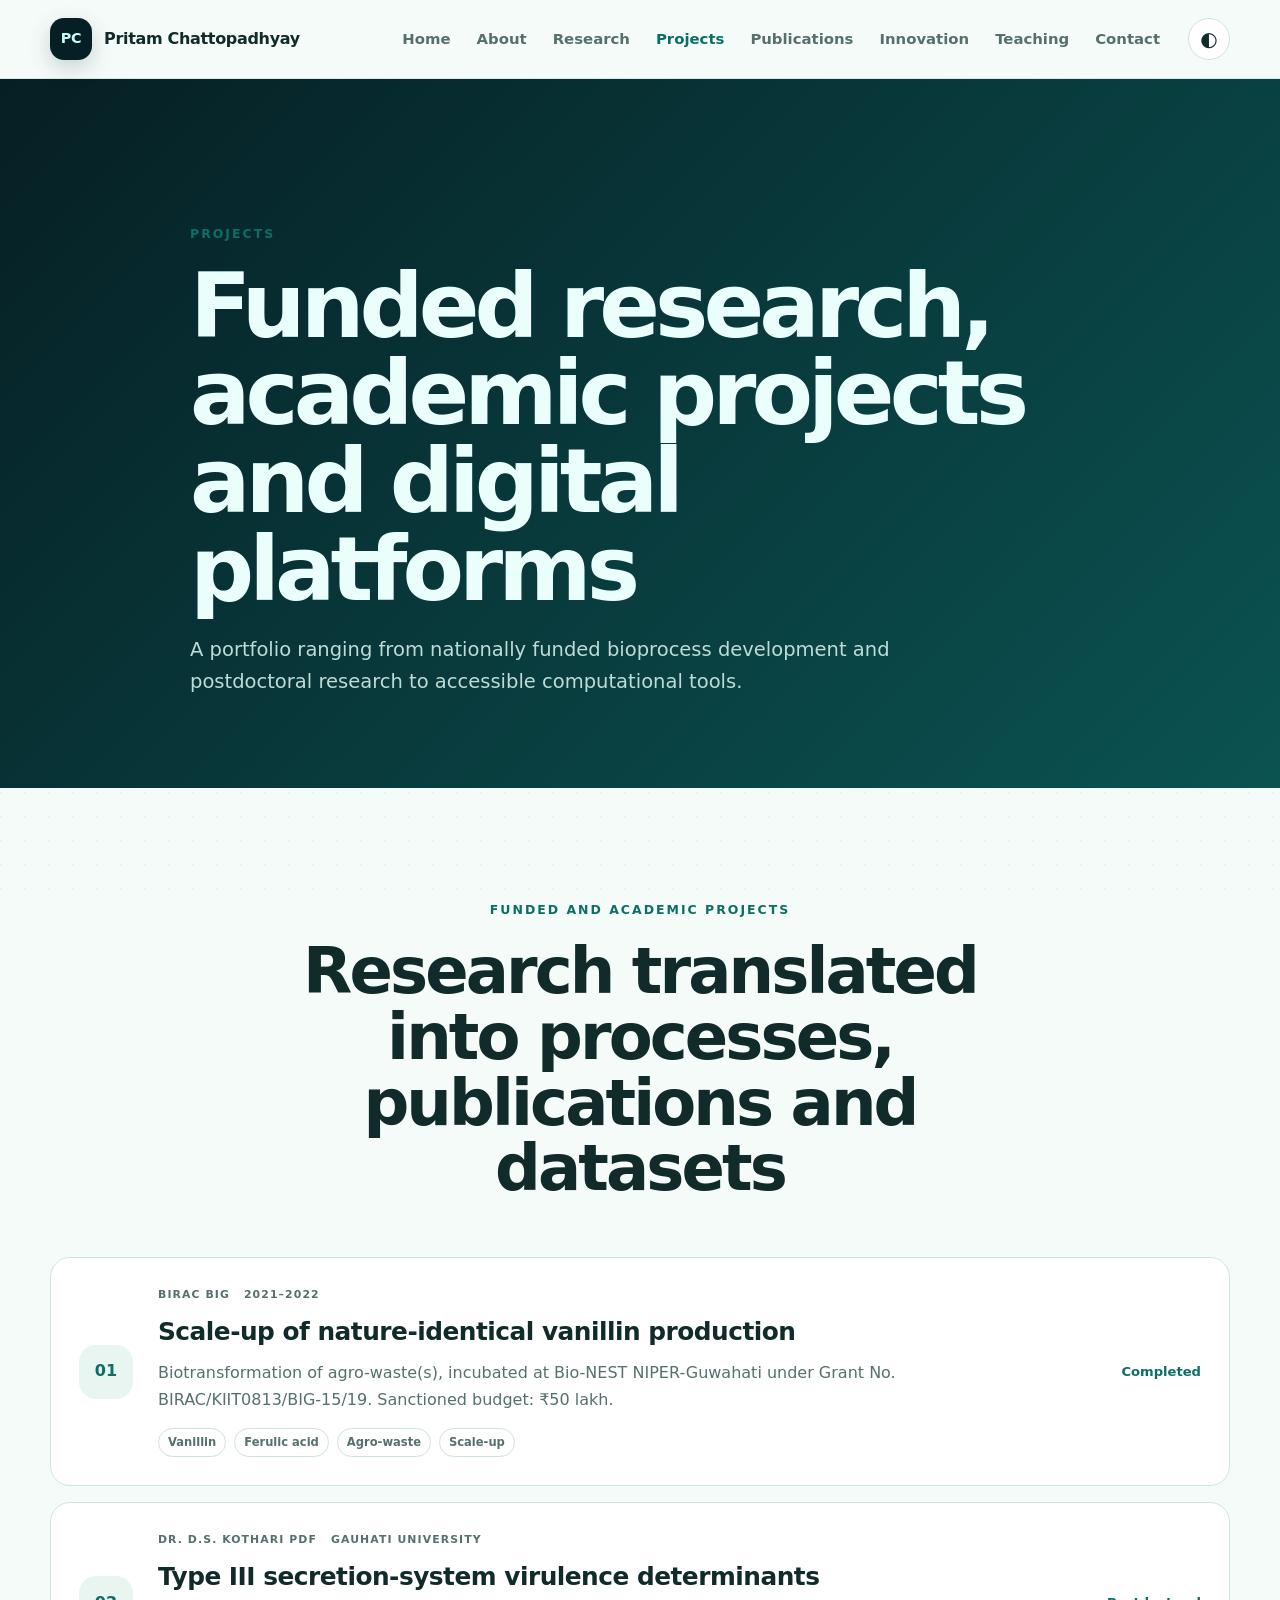
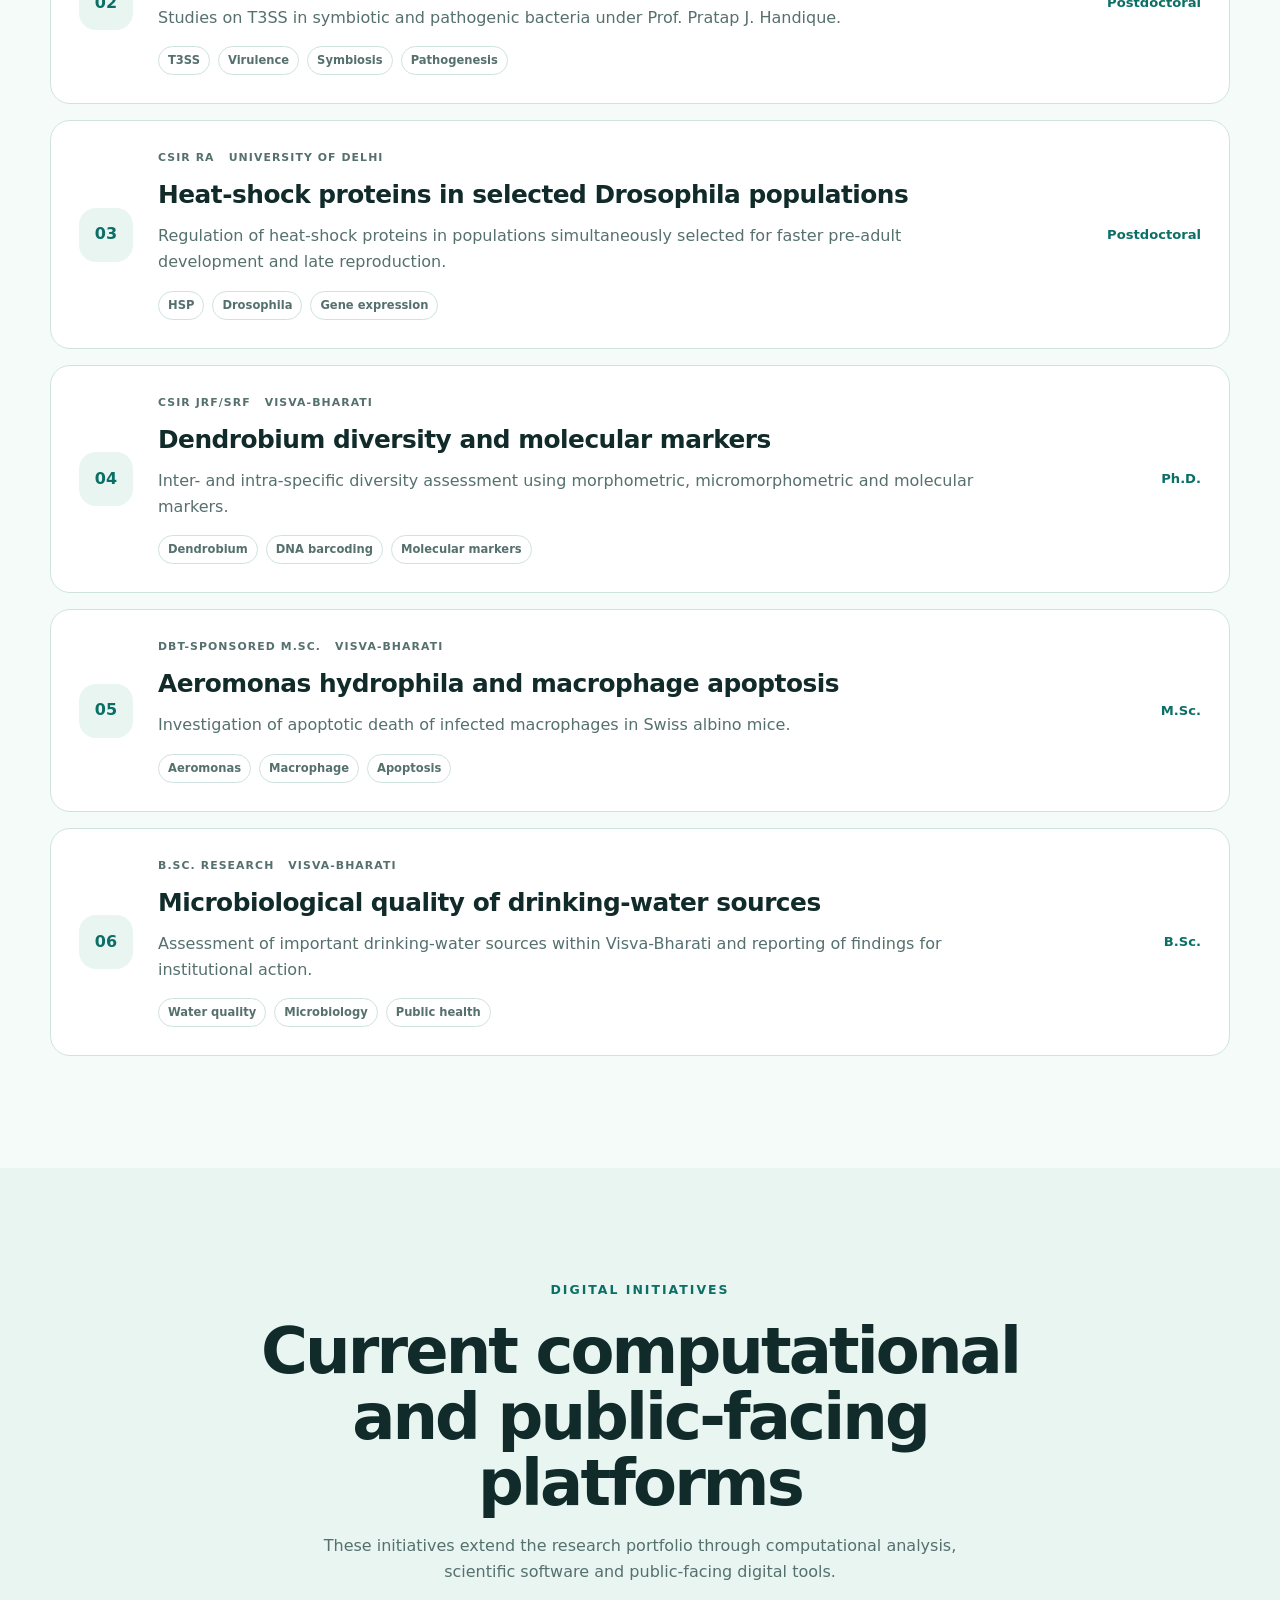
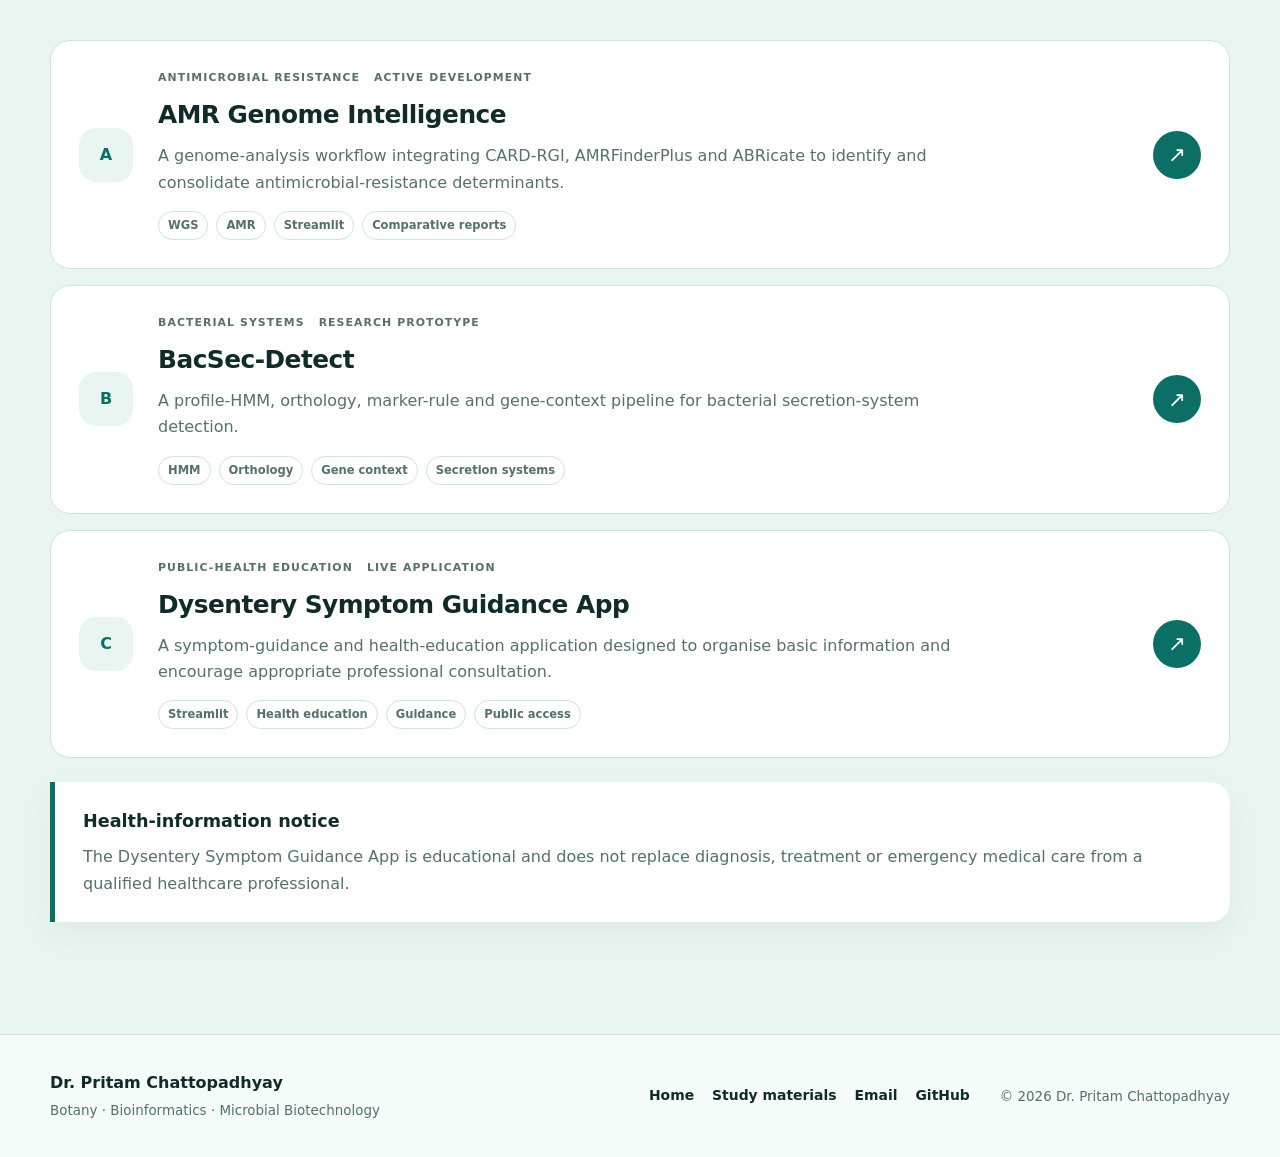
<file: projects.html>
<!DOCTYPE html>

<html lang="en">
<head>
<meta charset="utf-8"/>
<meta content="width=device-width, initial-scale=1.0" name="viewport"/>
<meta content="#0b3d3a" name="theme-color"/>
<meta content="Funded research, academic projects and digital platforms developed or led by Dr. Pritam Chattopadhyay." name="description"/>
<meta content="Dr. Pritam Chattopadhyay" name="author"/>
<meta content="Projects | Dr. Pritam Chattopadhyay" property="og:title"/>
<meta content="Funded research, academic projects and digital platforms developed or led by Dr. Pritam Chattopadhyay." property="og:description"/>
<meta content="website" property="og:type"/>
<meta content="https://pritamy2k.github.io/Chattopadhyay.github.io/projects.html" property="og:url"/>
<meta content="https://pritamy2k.github.io/Chattopadhyay.github.io/assets/dr-pritam-chattopadhyay.jpg" property="og:image"/>
<meta content="summary_large_image" name="twitter:card"/>
<link href="https://pritamy2k.github.io/Chattopadhyay.github.io/projects.html" rel="canonical"/>
<link href="assets/favicon.svg" rel="icon" type="image/svg+xml"/>
<link href="site.webmanifest" rel="manifest"/>
<link href="assets/style.css" rel="stylesheet"/>
<title>Projects | Dr. Pritam Chattopadhyay</title>
</head><body>
<a class="skip-link" href="#main-content">Skip to content</a>
<header class="site-header" id="top">
<div class="container nav-wrap">
<a aria-label="Home" class="brand" href="index.html">
<span aria-hidden="true" class="brand-mark">PC</span>
<span class="brand-text">Pritam Chattopadhyay</span>
</a>
<button aria-controls="primary-nav" aria-expanded="false" aria-label="Open navigation" class="menu-toggle" type="button">
<span></span><span></span><span></span>
</button>
<nav aria-label="Primary navigation" class="primary-nav" id="primary-nav">
<a href="index.html">Home</a>
<a href="about.html">About</a>
<a href="research.html">Research</a>
<a aria-current="page" class="active" href="projects.html">Projects</a>
<a href="publications.html">Publications</a>
<a href="innovation.html">Innovation</a>
<a href="teaching.html">Teaching</a>
<a href="contact.html">Contact</a>
</nav>
<button aria-label="Switch colour theme" class="theme-toggle" title="Switch colour theme" type="button"><span aria-hidden="true">◐</span></button>
</div>
</header><main id="main-content">
<section class="page-hero section">
<div aria-hidden="true" class="hero-orb orb-one"></div>
<div class="container page-hero-inner reveal">
<p class="eyebrow">Projects</p>
<h1>Funded research, academic projects and digital platforms</h1>
<p>A portfolio ranging from nationally funded bioprocess development and postdoctoral research to accessible computational tools.</p>
</div>
</section>
<section class="section">
<div class="container">
<div class="section-heading centered reveal">
<p class="eyebrow">Funded and academic projects</p>
<h2>Research translated into processes, publications and datasets</h2>
</div>
<div class="project-list">
<article class="project-card reveal"><div class="project-index">01</div><div><div class="project-meta"><span>BIRAC BIG</span><span>2021–2022</span></div><h3>Scale-up of nature-identical vanillin production</h3><p>Biotransformation of agro-waste(s), incubated at Bio-NEST NIPER-Guwahati under Grant No. BIRAC/KIIT0813/BIG-15/19. Sanctioned budget: ₹50 lakh.</p><div class="tag-row"><span>Vanillin</span><span>Ferulic acid</span><span>Agro-waste</span><span>Scale-up</span></div></div><span class="project-status">Completed</span></article>
<article class="project-card reveal"><div class="project-index">02</div><div><div class="project-meta"><span>Dr. D.S. Kothari PDF</span><span>Gauhati University</span></div><h3>Type III secretion-system virulence determinants</h3><p>Studies on T3SS in symbiotic and pathogenic bacteria under Prof. Pratap J. Handique.</p><div class="tag-row"><span>T3SS</span><span>Virulence</span><span>Symbiosis</span><span>Pathogenesis</span></div></div><span class="project-status">Postdoctoral</span></article>
<article class="project-card reveal"><div class="project-index">03</div><div><div class="project-meta"><span>CSIR RA</span><span>University of Delhi</span></div><h3>Heat-shock proteins in selected Drosophila populations</h3><p>Regulation of heat-shock proteins in populations simultaneously selected for faster pre-adult development and late reproduction.</p><div class="tag-row"><span>HSP</span><span>Drosophila</span><span>Gene expression</span></div></div><span class="project-status">Postdoctoral</span></article>
<article class="project-card reveal"><div class="project-index">04</div><div><div class="project-meta"><span>CSIR JRF/SRF</span><span>Visva-Bharati</span></div><h3>Dendrobium diversity and molecular markers</h3><p>Inter- and intra-specific diversity assessment using morphometric, micromorphometric and molecular markers.</p><div class="tag-row"><span>Dendrobium</span><span>DNA barcoding</span><span>Molecular markers</span></div></div><span class="project-status">Ph.D.</span></article>
<article class="project-card reveal"><div class="project-index">05</div><div><div class="project-meta"><span>DBT-sponsored M.Sc.</span><span>Visva-Bharati</span></div><h3>Aeromonas hydrophila and macrophage apoptosis</h3><p>Investigation of apoptotic death of infected macrophages in Swiss albino mice.</p><div class="tag-row"><span>Aeromonas</span><span>Macrophage</span><span>Apoptosis</span></div></div><span class="project-status">M.Sc.</span></article>
<article class="project-card reveal"><div class="project-index">06</div><div><div class="project-meta"><span>B.Sc. research</span><span>Visva-Bharati</span></div><h3>Microbiological quality of drinking-water sources</h3><p>Assessment of important drinking-water sources within Visva-Bharati and reporting of findings for institutional action.</p><div class="tag-row"><span>Water quality</span><span>Microbiology</span><span>Public health</span></div></div><span class="project-status">B.Sc.</span></article>
</div>
</div>
</section>
<section class="section section-tinted">
<div class="container">
<div class="section-heading centered reveal">
<p class="eyebrow">Digital initiatives</p>
<h2>Current computational and public-facing platforms</h2>
<p>These initiatives extend the research portfolio through computational analysis, scientific software and public-facing digital tools.</p>
</div>
<div class="project-list">
<article class="project-card reveal">
<div class="project-index">A</div>
<div><div class="project-meta"><span>Antimicrobial resistance</span><span>Active development</span></div>
<h3>AMR Genome Intelligence</h3><p>A genome-analysis workflow integrating CARD-RGI, AMRFinderPlus and ABRicate to identify and consolidate antimicrobial-resistance determinants.</p>
<div class="tag-row"><span>WGS</span><span>AMR</span><span>Streamlit</span><span>Comparative reports</span></div></div>
<a aria-label="Open AMR Genome Intelligence" class="project-link" href="https://github.com/PritamY2K/AMR_Genome_Intelligence_App" rel="noopener noreferrer" target="_blank">↗</a>
</article>
<article class="project-card reveal">
<div class="project-index">B</div>
<div><div class="project-meta"><span>Bacterial systems</span><span>Research prototype</span></div>
<h3>BacSec-Detect</h3><p>A profile-HMM, orthology, marker-rule and gene-context pipeline for bacterial secretion-system detection.</p>
<div class="tag-row"><span>HMM</span><span>Orthology</span><span>Gene context</span><span>Secretion systems</span></div></div>
<a aria-label="Open BacSec-Detect" class="project-link" href="https://github.com/PritamY2K" rel="noopener noreferrer" target="_blank">↗</a>
</article>
<article class="project-card reveal">
<div class="project-index">C</div>
<div><div class="project-meta"><span>Public-health education</span><span>Live application</span></div>
<h3>Dysentery Symptom Guidance App</h3><p>A symptom-guidance and health-education application designed to organise basic information and encourage appropriate professional consultation.</p>
<div class="tag-row"><span>Streamlit</span><span>Health education</span><span>Guidance</span><span>Public access</span></div></div>
<a aria-label="Open Dysentery Symptom Guidance App" class="project-link" href="https://dysentery-symptom-guidance-app-lbti4xchdmnea7acvb8aqb.streamlit.app/" rel="noopener noreferrer" target="_blank">↗</a>
</article>
</div>
<div class="note-panel reveal project-disclaimer"><strong>Health-information notice</strong><p>The Dysentery Symptom Guidance App is educational and does not replace diagnosis, treatment or emergency medical care from a qualified healthcare professional.</p></div>
</div>
</section>
</main> <footer class="site-footer">
<div class="container footer-grid">
<div><strong>Dr. Pritam Chattopadhyay</strong><p>Botany · Bioinformatics · Microbial Biotechnology</p></div>
<div class="footer-links">
<a href="index.html">Home</a>
<a href="teaching.html">Study materials</a>
<a href="mailto:pritam.biotechnol@gmail.com">Email</a>
<a href="https://github.com/PritamY2K" rel="noopener noreferrer" target="_blank">GitHub</a>
</div>
<p class="copyright">© <span id="current-year"></span> Dr. Pritam Chattopadhyay</p>
</div>
</footer>
<noscript><p class="noscript">JavaScript is needed for filters and enhanced navigation.</p></noscript>
<script defer="" src="assets/script.js"></script>
</body>
</html>
</file>
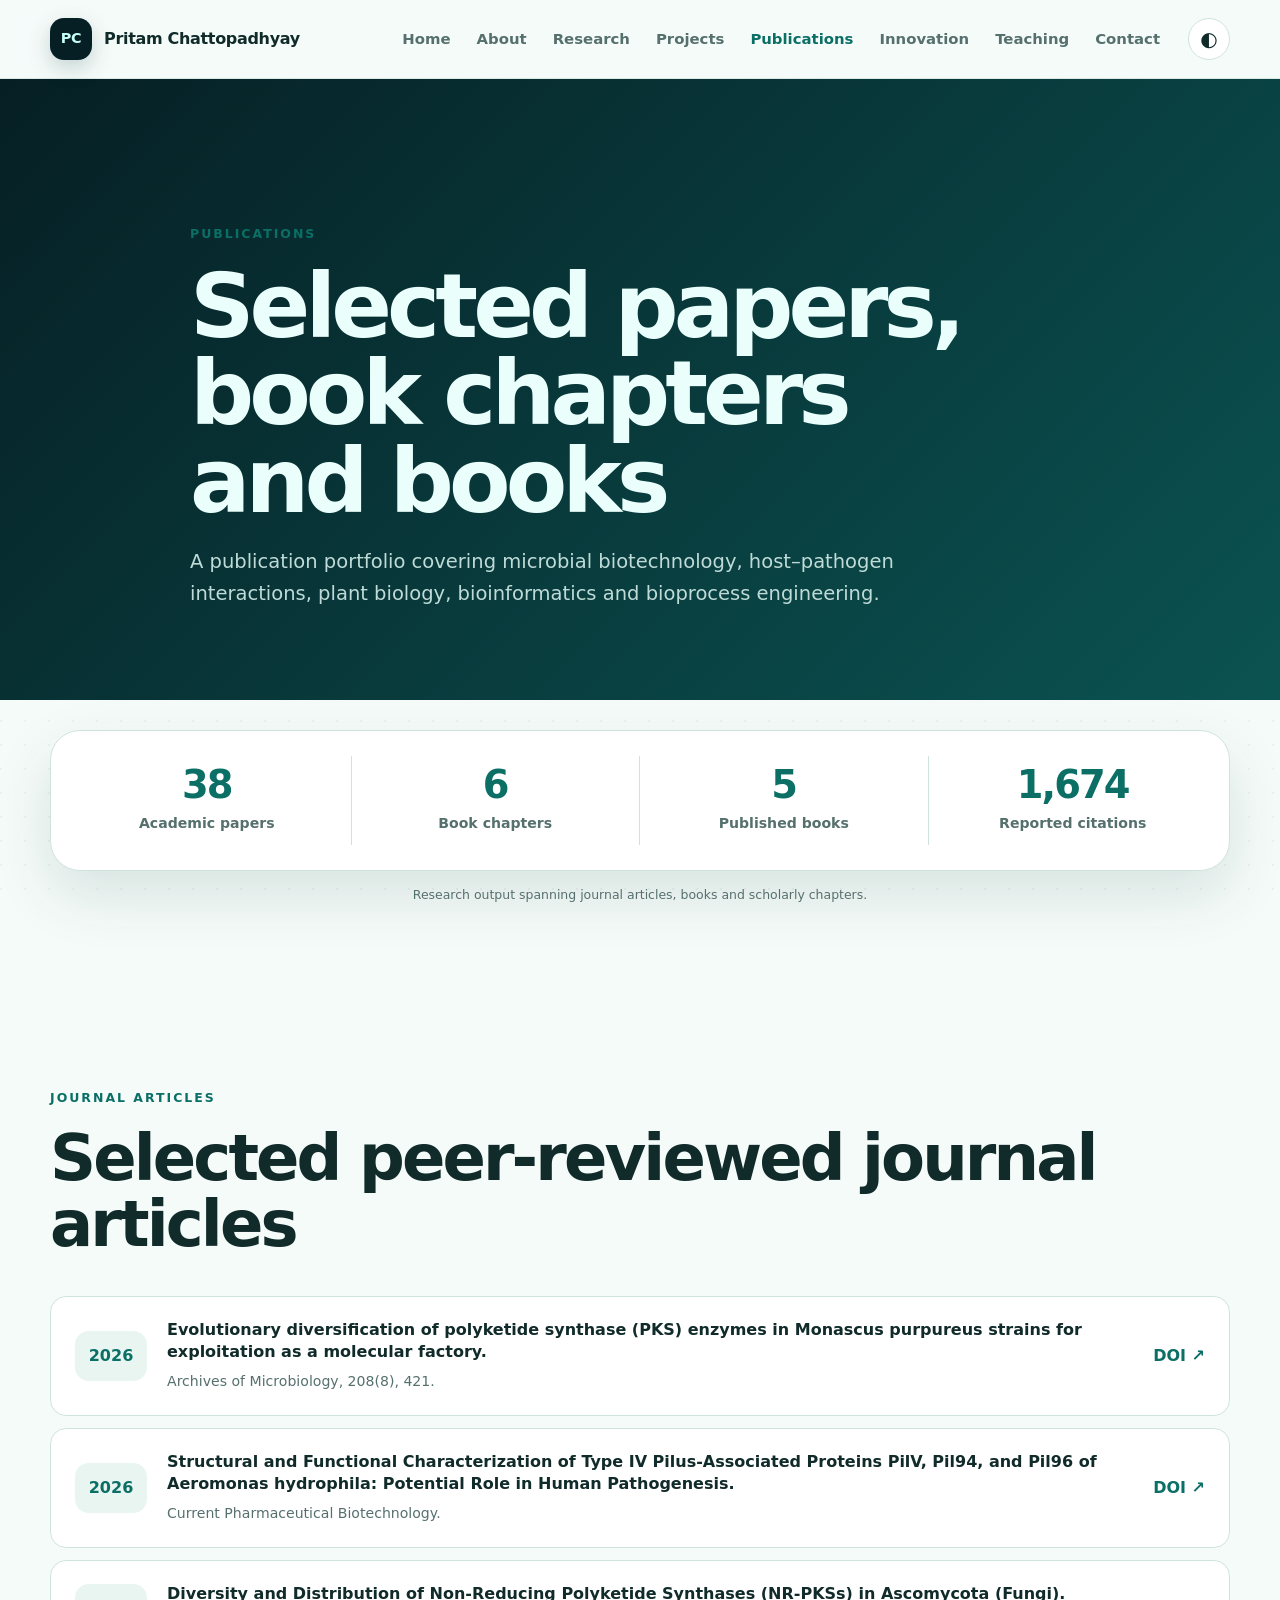
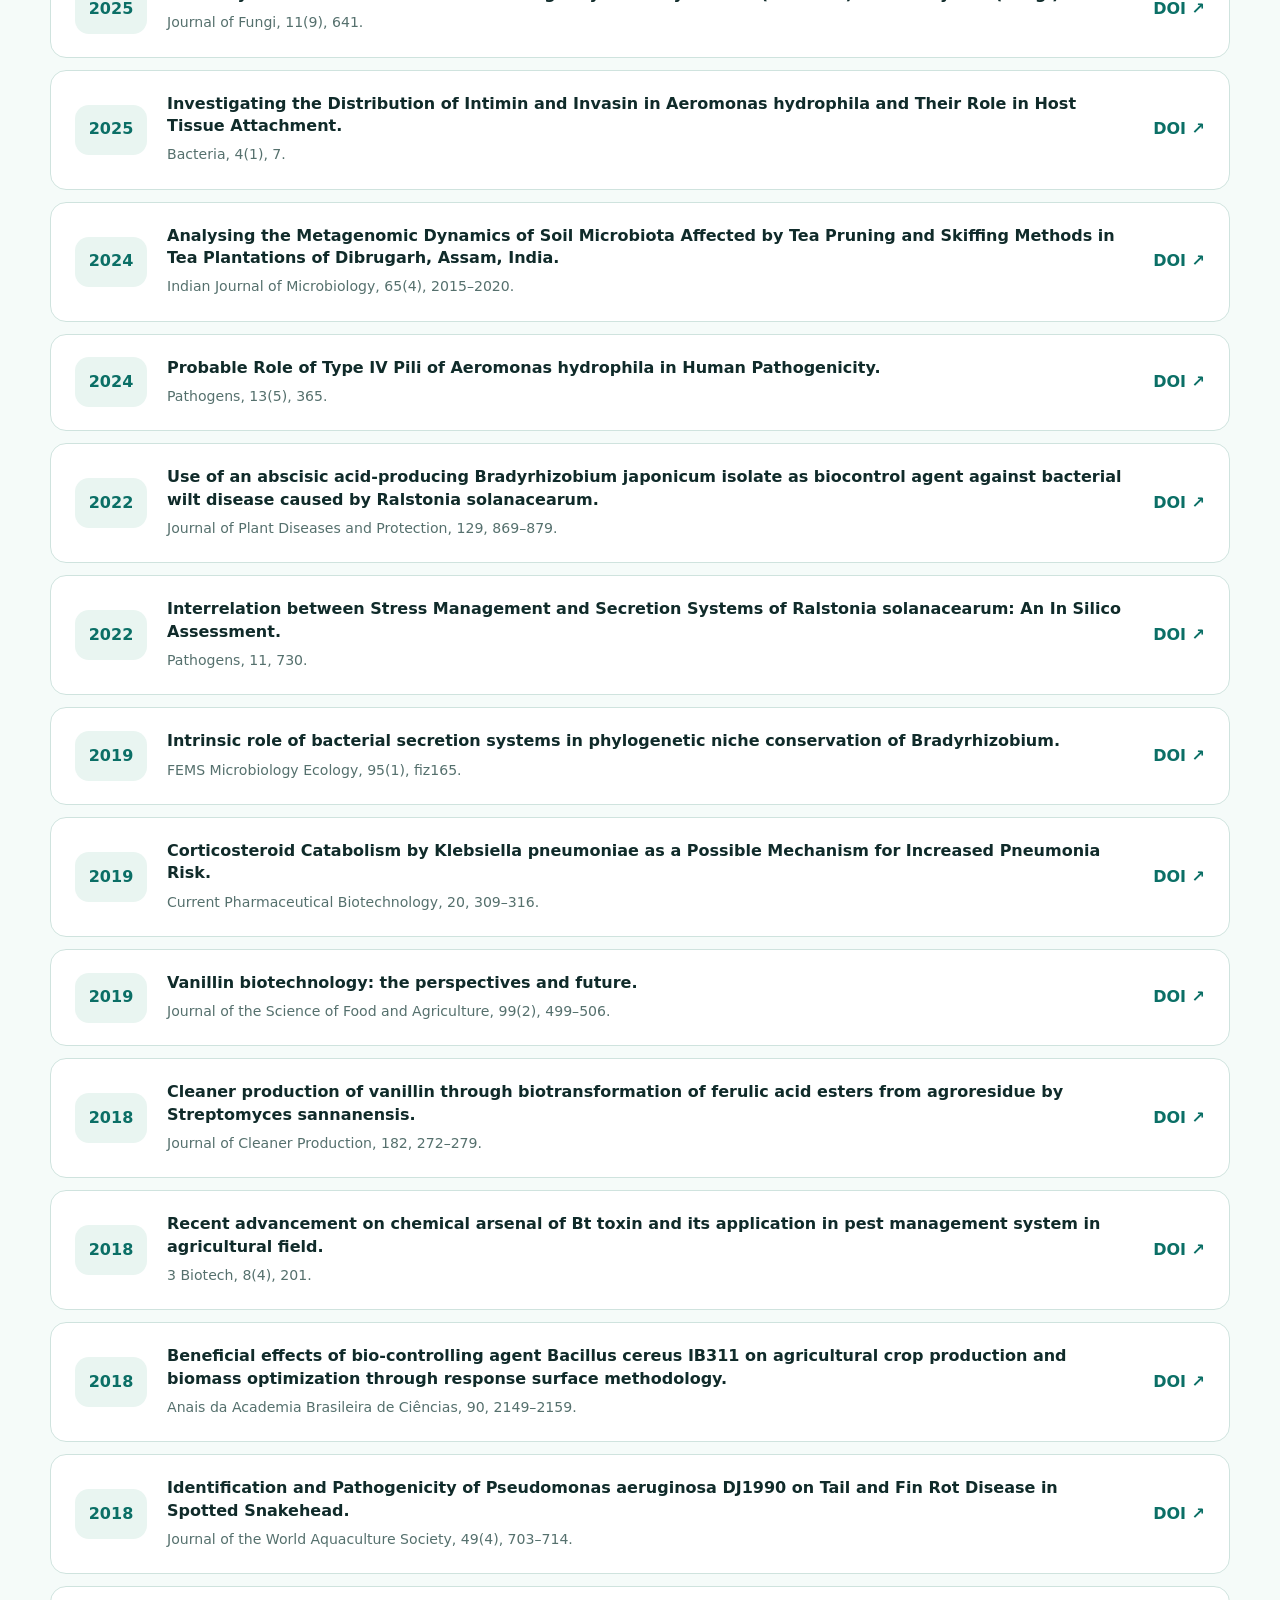
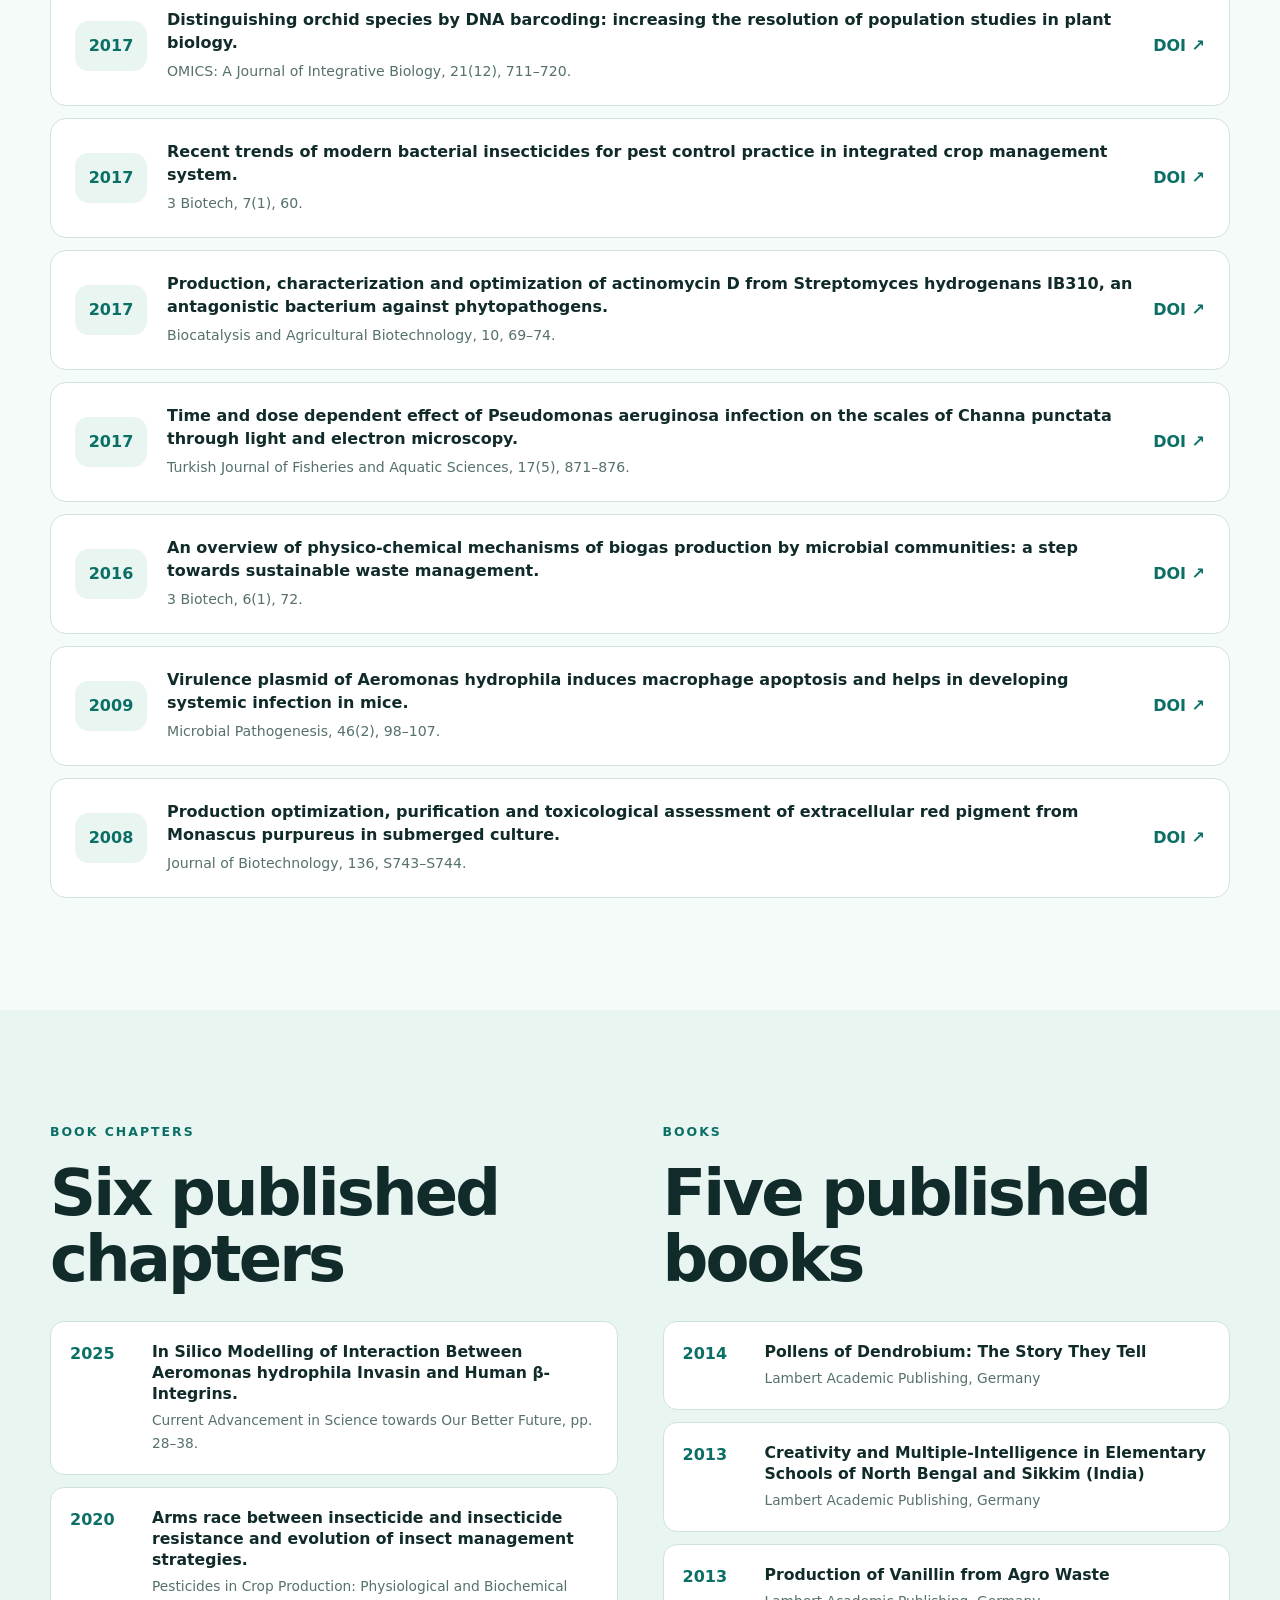
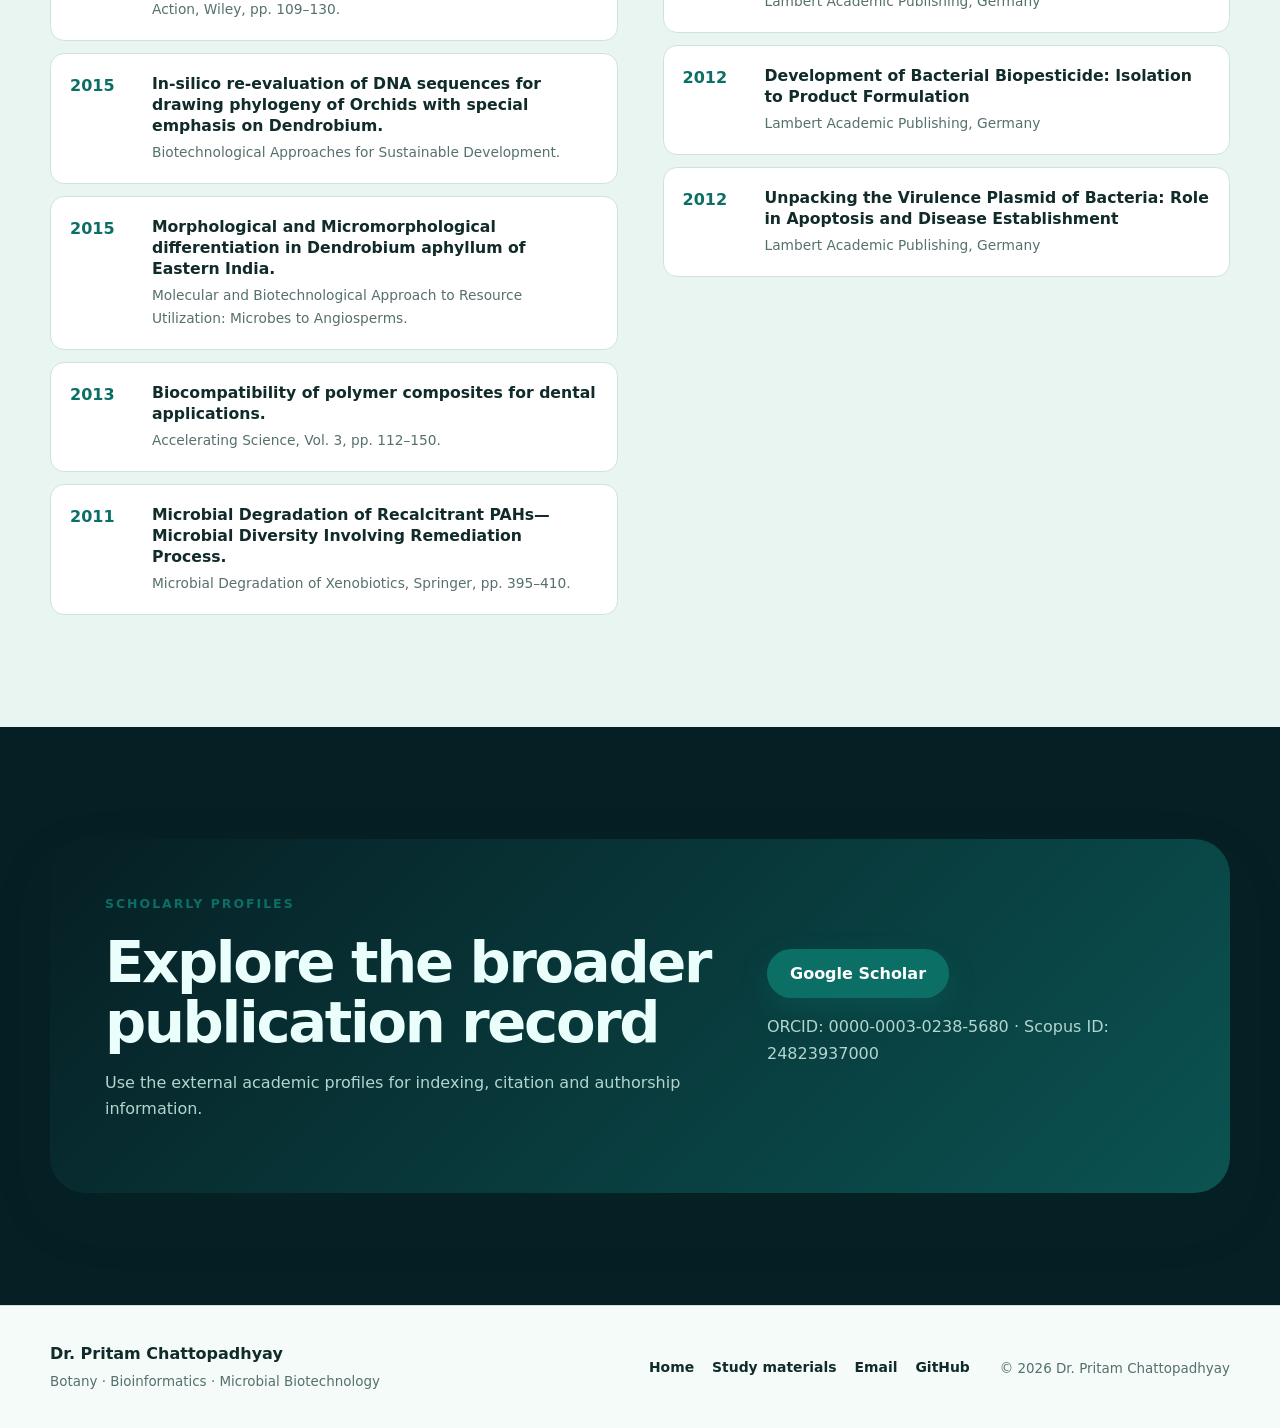
<file: publications.html>
<!DOCTYPE html>

<html lang="en">
<head>
<meta charset="utf-8"/>
<meta content="width=device-width, initial-scale=1.0" name="viewport"/>
<meta content="#0b3d3a" name="theme-color"/>
<meta content="Selected journal papers, books and book chapters by Dr. Pritam Chattopadhyay." name="description"/>
<meta content="Dr. Pritam Chattopadhyay" name="author"/>
<meta content="Publications | Dr. Pritam Chattopadhyay" property="og:title"/>
<meta content="Selected journal papers, books and book chapters by Dr. Pritam Chattopadhyay." property="og:description"/>
<meta content="website" property="og:type"/>
<meta content="https://pritamy2k.github.io/Chattopadhyay.github.io/publications.html" property="og:url"/>
<meta content="https://pritamy2k.github.io/Chattopadhyay.github.io/assets/dr-pritam-chattopadhyay.jpg" property="og:image"/>
<meta content="summary_large_image" name="twitter:card"/>
<link href="https://pritamy2k.github.io/Chattopadhyay.github.io/publications.html" rel="canonical"/>
<link href="assets/favicon.svg" rel="icon" type="image/svg+xml"/>
<link href="site.webmanifest" rel="manifest"/>
<link href="assets/style.css" rel="stylesheet"/>
<title>Publications | Dr. Pritam Chattopadhyay</title>
</head><body>
<a class="skip-link" href="#main-content">Skip to content</a>
<header class="site-header" id="top">
<div class="container nav-wrap">
<a aria-label="Home" class="brand" href="index.html">
<span aria-hidden="true" class="brand-mark">PC</span>
<span class="brand-text">Pritam Chattopadhyay</span>
</a>
<button aria-controls="primary-nav" aria-expanded="false" aria-label="Open navigation" class="menu-toggle" type="button">
<span></span><span></span><span></span>
</button>
<nav aria-label="Primary navigation" class="primary-nav" id="primary-nav">
<a href="index.html">Home</a>
<a href="about.html">About</a>
<a href="research.html">Research</a>
<a href="projects.html">Projects</a>
<a aria-current="page" class="active" href="publications.html">Publications</a>
<a href="innovation.html">Innovation</a>
<a href="teaching.html">Teaching</a>
<a href="contact.html">Contact</a>
</nav>
<button aria-label="Switch colour theme" class="theme-toggle" title="Switch colour theme" type="button"><span aria-hidden="true">◐</span></button>
</div>
</header><main id="main-content">
<section class="page-hero section">
<div aria-hidden="true" class="hero-orb orb-one"></div>
<div class="container page-hero-inner reveal">
<p class="eyebrow">Publications</p>
<h1>Selected papers, book chapters and books</h1>
<p>A publication portfolio covering microbial biotechnology, host–pathogen interactions, plant biology, bioinformatics and bioprocess engineering.</p>
</div>
</section>
<section class="section-compact">
<div class="container">
<div class="metrics-grid reveal">
<article><strong>38</strong><span>Academic papers</span></article>
<article><strong>6</strong><span>Book chapters</span></article>
<article><strong>5</strong><span>Published books</span></article>
<article><strong>1,674</strong><span>Reported citations</span></article>
</div>
<p class="metrics-note">Research output spanning journal articles, books and scholarly chapters.</p>
</div>
</section>
<section class="section">
<div class="container">
<div class="section-heading reveal">
<p class="eyebrow">Journal articles</p>
<h2>Selected peer-reviewed journal articles</h2>
</div>
<div class="publication-list">
<article class="publication-item reveal">
<div class="publication-year">2026</div>
<div><h3>Evolutionary diversification of polyketide synthase (PKS) enzymes in Monascus purpureus strains for exploitation as a molecular factory.</h3><p>Archives of Microbiology, 208(8), 421.</p></div>
<a aria-label="Open DOI for Evolutionary diversification of polyketide synthase (PKS) enzymes in Monascus purpureus strains for exploitation as a molecular factory." href="https://doi.org/10.1007/s00203-026-04986-4" rel="noopener noreferrer" target="_blank">DOI ↗</a>
</article>
<article class="publication-item reveal">
<div class="publication-year">2026</div>
<div><h3>Structural and Functional Characterization of Type IV Pilus-Associated Proteins PilV, Pil94, and Pil96 of Aeromonas hydrophila: Potential Role in Human Pathogenesis.</h3><p>Current Pharmaceutical Biotechnology.</p></div>
<a aria-label="Open DOI for Structural and Functional Characterization of Type IV Pilus-Associated Proteins PilV, Pil94, and Pil96 of Aeromonas hydrophila: Potential Role in Human Pathogenesis." href="https://doi.org/10.2174/0113892010430558251125201911" rel="noopener noreferrer" target="_blank">DOI ↗</a>
</article>
<article class="publication-item reveal">
<div class="publication-year">2025</div>
<div><h3>Diversity and Distribution of Non-Reducing Polyketide Synthases (NR-PKSs) in Ascomycota (Fungi).</h3><p>Journal of Fungi, 11(9), 641.</p></div>
<a aria-label="Open DOI for Diversity and Distribution of Non-Reducing Polyketide Synthases (NR-PKSs) in Ascomycota (Fungi)." href="https://doi.org/10.3390/jof11090641" rel="noopener noreferrer" target="_blank">DOI ↗</a>
</article>
<article class="publication-item reveal">
<div class="publication-year">2025</div>
<div><h3>Investigating the Distribution of Intimin and Invasin in Aeromonas hydrophila and Their Role in Host Tissue Attachment.</h3><p>Bacteria, 4(1), 7.</p></div>
<a aria-label="Open DOI for Investigating the Distribution of Intimin and Invasin in Aeromonas hydrophila and Their Role in Host Tissue Attachment." href="https://doi.org/10.3390/bacteria4010007" rel="noopener noreferrer" target="_blank">DOI ↗</a>
</article>
<article class="publication-item reveal">
<div class="publication-year">2024</div>
<div><h3>Analysing the Metagenomic Dynamics of Soil Microbiota Affected by Tea Pruning and Skiffing Methods in Tea Plantations of Dibrugarh, Assam, India.</h3><p>Indian Journal of Microbiology, 65(4), 2015–2020.</p></div>
<a aria-label="Open DOI for Analysing the Metagenomic Dynamics of Soil Microbiota Affected by Tea Pruning and Skiffing Methods in Tea Plantations of Dibrugarh, Assam, India." href="https://doi.org/10.1007/s12088-024-01382-8" rel="noopener noreferrer" target="_blank">DOI ↗</a>
</article>
<article class="publication-item reveal">
<div class="publication-year">2024</div>
<div><h3>Probable Role of Type IV Pili of Aeromonas hydrophila in Human Pathogenicity.</h3><p>Pathogens, 13(5), 365.</p></div>
<a aria-label="Open DOI for Probable Role of Type IV Pili of Aeromonas hydrophila in Human Pathogenicity." href="https://doi.org/10.3390/pathogens13050365" rel="noopener noreferrer" target="_blank">DOI ↗</a>
</article>
<article class="publication-item reveal">
<div class="publication-year">2022</div>
<div><h3>Use of an abscisic acid-producing Bradyrhizobium japonicum isolate as biocontrol agent against bacterial wilt disease caused by Ralstonia solanacearum.</h3><p>Journal of Plant Diseases and Protection, 129, 869–879.</p></div>
<a aria-label="Open DOI for Use of an abscisic acid-producing Bradyrhizobium japonicum isolate as biocontrol agent against bacterial wilt disease caused by Ralstonia solanacearum." href="https://doi.org/10.1007/s41348-022-00604-9" rel="noopener noreferrer" target="_blank">DOI ↗</a>
</article>
<article class="publication-item reveal">
<div class="publication-year">2022</div>
<div><h3>Interrelation between Stress Management and Secretion Systems of Ralstonia solanacearum: An In Silico Assessment.</h3><p>Pathogens, 11, 730.</p></div>
<a aria-label="Open DOI for Interrelation between Stress Management and Secretion Systems of Ralstonia solanacearum: An In Silico Assessment." href="https://doi.org/10.3390/pathogens11070730" rel="noopener noreferrer" target="_blank">DOI ↗</a>
</article>
<article class="publication-item reveal">
<div class="publication-year">2019</div>
<div><h3>Intrinsic role of bacterial secretion systems in phylogenetic niche conservation of Bradyrhizobium.</h3><p>FEMS Microbiology Ecology, 95(1), fiz165.</p></div>
<a aria-label="Open DOI for Intrinsic role of bacterial secretion systems in phylogenetic niche conservation of Bradyrhizobium." href="https://doi.org/10.1093/femsec/fiz165" rel="noopener noreferrer" target="_blank">DOI ↗</a>
</article>
<article class="publication-item reveal">
<div class="publication-year">2019</div>
<div><h3>Corticosteroid Catabolism by Klebsiella pneumoniae as a Possible Mechanism for Increased Pneumonia Risk.</h3><p>Current Pharmaceutical Biotechnology, 20, 309–316.</p></div>
<a aria-label="Open DOI for Corticosteroid Catabolism by Klebsiella pneumoniae as a Possible Mechanism for Increased Pneumonia Risk." href="https://doi.org/10.2174/1389201020666190313153841" rel="noopener noreferrer" target="_blank">DOI ↗</a>
</article>
<article class="publication-item reveal">
<div class="publication-year">2019</div>
<div><h3>Vanillin biotechnology: the perspectives and future.</h3><p>Journal of the Science of Food and Agriculture, 99(2), 499–506.</p></div>
<a aria-label="Open DOI for Vanillin biotechnology: the perspectives and future." href="https://doi.org/10.1002/JSFA.9303" rel="noopener noreferrer" target="_blank">DOI ↗</a>
</article>
<article class="publication-item reveal">
<div class="publication-year">2018</div>
<div><h3>Cleaner production of vanillin through biotransformation of ferulic acid esters from agroresidue by Streptomyces sannanensis.</h3><p>Journal of Cleaner Production, 182, 272–279.</p></div>
<a aria-label="Open DOI for Cleaner production of vanillin through biotransformation of ferulic acid esters from agroresidue by Streptomyces sannanensis." href="https://doi.org/10.1016/J.JCLEPRO.2018.02.043" rel="noopener noreferrer" target="_blank">DOI ↗</a>
</article>
<article class="publication-item reveal">
<div class="publication-year">2018</div>
<div><h3>Recent advancement on chemical arsenal of Bt toxin and its application in pest management system in agricultural field.</h3><p>3 Biotech, 8(4), 201.</p></div>
<a aria-label="Open DOI for Recent advancement on chemical arsenal of Bt toxin and its application in pest management system in agricultural field." href="https://doi.org/10.1007/s13205-018-1223-1" rel="noopener noreferrer" target="_blank">DOI ↗</a>
</article>
<article class="publication-item reveal">
<div class="publication-year">2018</div>
<div><h3>Beneficial effects of bio-controlling agent Bacillus cereus IB311 on agricultural crop production and biomass optimization through response surface methodology.</h3><p>Anais da Academia Brasileira de Ciências, 90, 2149–2159.</p></div>
<a aria-label="Open DOI for Beneficial effects of bio-controlling agent Bacillus cereus IB311 on agricultural crop production and biomass optimization through response surface methodology." href="https://doi.org/10.1590/0001-3765201720170362" rel="noopener noreferrer" target="_blank">DOI ↗</a>
</article>
<article class="publication-item reveal">
<div class="publication-year">2018</div>
<div><h3>Identification and Pathogenicity of Pseudomonas aeruginosa DJ1990 on Tail and Fin Rot Disease in Spotted Snakehead.</h3><p>Journal of the World Aquaculture Society, 49(4), 703–714.</p></div>
<a aria-label="Open DOI for Identification and Pathogenicity of Pseudomonas aeruginosa DJ1990 on Tail and Fin Rot Disease in Spotted Snakehead." href="https://doi.org/10.1111/JWAS.12476" rel="noopener noreferrer" target="_blank">DOI ↗</a>
</article>
<article class="publication-item reveal">
<div class="publication-year">2017</div>
<div><h3>Distinguishing orchid species by DNA barcoding: increasing the resolution of population studies in plant biology.</h3><p>OMICS: A Journal of Integrative Biology, 21(12), 711–720.</p></div>
<a aria-label="Open DOI for Distinguishing orchid species by DNA barcoding: increasing the resolution of population studies in plant biology." href="https://doi.org/10.1089/omi.2017.0131" rel="noopener noreferrer" target="_blank">DOI ↗</a>
</article>
<article class="publication-item reveal">
<div class="publication-year">2017</div>
<div><h3>Recent trends of modern bacterial insecticides for pest control practice in integrated crop management system.</h3><p>3 Biotech, 7(1), 60.</p></div>
<a aria-label="Open DOI for Recent trends of modern bacterial insecticides for pest control practice in integrated crop management system." href="https://doi.org/10.1007/S13205-017-0717-6" rel="noopener noreferrer" target="_blank">DOI ↗</a>
</article>
<article class="publication-item reveal">
<div class="publication-year">2017</div>
<div><h3>Production, characterization and optimization of actinomycin D from Streptomyces hydrogenans IB310, an antagonistic bacterium against phytopathogens.</h3><p>Biocatalysis and Agricultural Biotechnology, 10, 69–74.</p></div>
<a aria-label="Open DOI for Production, characterization and optimization of actinomycin D from Streptomyces hydrogenans IB310, an antagonistic bacterium against phytopathogens." href="https://doi.org/10.1016/j.bcab.2017.02.009" rel="noopener noreferrer" target="_blank">DOI ↗</a>
</article>
<article class="publication-item reveal">
<div class="publication-year">2017</div>
<div><h3>Time and dose dependent effect of Pseudomonas aeruginosa infection on the scales of Channa punctata through light and electron microscopy.</h3><p>Turkish Journal of Fisheries and Aquatic Sciences, 17(5), 871–876.</p></div>
<a aria-label="Open DOI for Time and dose dependent effect of Pseudomonas aeruginosa infection on the scales of Channa punctata through light and electron microscopy." href="https://doi.org/10.4194/1303-2712-v17_5_03" rel="noopener noreferrer" target="_blank">DOI ↗</a>
</article>
<article class="publication-item reveal">
<div class="publication-year">2016</div>
<div><h3>An overview of physico-chemical mechanisms of biogas production by microbial communities: a step towards sustainable waste management.</h3><p>3 Biotech, 6(1), 72.</p></div>
<a aria-label="Open DOI for An overview of physico-chemical mechanisms of biogas production by microbial communities: a step towards sustainable waste management." href="https://doi.org/10.1007/S13205-016-0395-9" rel="noopener noreferrer" target="_blank">DOI ↗</a>
</article>
<article class="publication-item reveal">
<div class="publication-year">2009</div>
<div><h3>Virulence plasmid of Aeromonas hydrophila induces macrophage apoptosis and helps in developing systemic infection in mice.</h3><p>Microbial Pathogenesis, 46(2), 98–107.</p></div>
<a aria-label="Open DOI for Virulence plasmid of Aeromonas hydrophila induces macrophage apoptosis and helps in developing systemic infection in mice." href="https://doi.org/10.1016/j.micpath.2008.11.002" rel="noopener noreferrer" target="_blank">DOI ↗</a>
</article>
<article class="publication-item reveal">
<div class="publication-year">2008</div>
<div><h3>Production optimization, purification and toxicological assessment of extracellular red pigment from Monascus purpureus in submerged culture.</h3><p>Journal of Biotechnology, 136, S743–S744.</p></div>
<a aria-label="Open DOI for Production optimization, purification and toxicological assessment of extracellular red pigment from Monascus purpureus in submerged culture." href="https://doi.org/10.1016/j.jbiotec.2008.07.1770" rel="noopener noreferrer" target="_blank">DOI ↗</a>
</article>
</div>
</div>
</section>
<section class="section section-tinted">
<div class="container two-column-content">
<div>
<div class="section-heading reveal"><p class="eyebrow">Book chapters</p><h2>Six published chapters</h2></div>
<div class="compact-entry-list"><article class="compact-entry reveal"><span>2025</span><div><h3>In Silico Modelling of Interaction Between Aeromonas hydrophila Invasin and Human β-Integrins.</h3><p>Current Advancement in Science towards Our Better Future, pp. 28–38.</p></div></article>
<article class="compact-entry reveal"><span>2020</span><div><h3>Arms race between insecticide and insecticide resistance and evolution of insect management strategies.</h3><p>Pesticides in Crop Production: Physiological and Biochemical Action, Wiley, pp. 109–130.</p></div></article>
<article class="compact-entry reveal"><span>2015</span><div><h3>In-silico re-evaluation of DNA sequences for drawing phylogeny of Orchids with special emphasis on Dendrobium.</h3><p>Biotechnological Approaches for Sustainable Development.</p></div></article>
<article class="compact-entry reveal"><span>2015</span><div><h3>Morphological and Micromorphological differentiation in Dendrobium aphyllum of Eastern India.</h3><p>Molecular and Biotechnological Approach to Resource Utilization: Microbes to Angiosperms.</p></div></article>
<article class="compact-entry reveal"><span>2013</span><div><h3>Biocompatibility of polymer composites for dental applications.</h3><p>Accelerating Science, Vol. 3, pp. 112–150.</p></div></article>
<article class="compact-entry reveal"><span>2011</span><div><h3>Microbial Degradation of Recalcitrant PAHs—Microbial Diversity Involving Remediation Process.</h3><p>Microbial Degradation of Xenobiotics, Springer, pp. 395–410.</p></div></article></div>
</div>
<div>
<div class="section-heading reveal"><p class="eyebrow">Books</p><h2>Five published books</h2></div>
<div class="compact-entry-list"><article class="compact-entry reveal"><span>2014</span><div><h3>Pollens of Dendrobium: The Story They Tell</h3><p>Lambert Academic Publishing, Germany</p></div></article>
<article class="compact-entry reveal"><span>2013</span><div><h3>Creativity and Multiple-Intelligence in Elementary Schools of North Bengal and Sikkim (India)</h3><p>Lambert Academic Publishing, Germany</p></div></article>
<article class="compact-entry reveal"><span>2013</span><div><h3>Production of Vanillin from Agro Waste</h3><p>Lambert Academic Publishing, Germany</p></div></article>
<article class="compact-entry reveal"><span>2012</span><div><h3>Development of Bacterial Biopesticide: Isolation to Product Formulation</h3><p>Lambert Academic Publishing, Germany</p></div></article>
<article class="compact-entry reveal"><span>2012</span><div><h3>Unpacking the Virulence Plasmid of Bacteria: Role in Apoptosis and Disease Establishment</h3><p>Lambert Academic Publishing, Germany</p></div></article></div>
</div>
</div>
</section>
<section class="section section-dark">
<div class="container contact-card reveal">
<div><p class="eyebrow">Scholarly profiles</p><h2>Explore the broader publication record</h2><p>Use the external academic profiles for indexing, citation and authorship information.</p></div>
<div class="contact-actions"><a class="button button-primary" href="https://scholar.google.com/citations?user=QbffhDwAAAAJ" rel="noopener noreferrer" target="_blank">Google Scholar</a><p>ORCID: 0000-0003-0238-5680 · Scopus ID: 24823937000</p></div>
</div>
</section>
</main> <footer class="site-footer">
<div class="container footer-grid">
<div><strong>Dr. Pritam Chattopadhyay</strong><p>Botany · Bioinformatics · Microbial Biotechnology</p></div>
<div class="footer-links">
<a href="index.html">Home</a>
<a href="teaching.html">Study materials</a>
<a href="mailto:pritam.biotechnol@gmail.com">Email</a>
<a href="https://github.com/PritamY2K" rel="noopener noreferrer" target="_blank">GitHub</a>
</div>
<p class="copyright">© <span id="current-year"></span> Dr. Pritam Chattopadhyay</p>
</div>
</footer>
<noscript><p class="noscript">JavaScript is needed for filters and enhanced navigation.</p></noscript>
<script defer="" src="assets/script.js"></script>
</body>
</html>
</file>
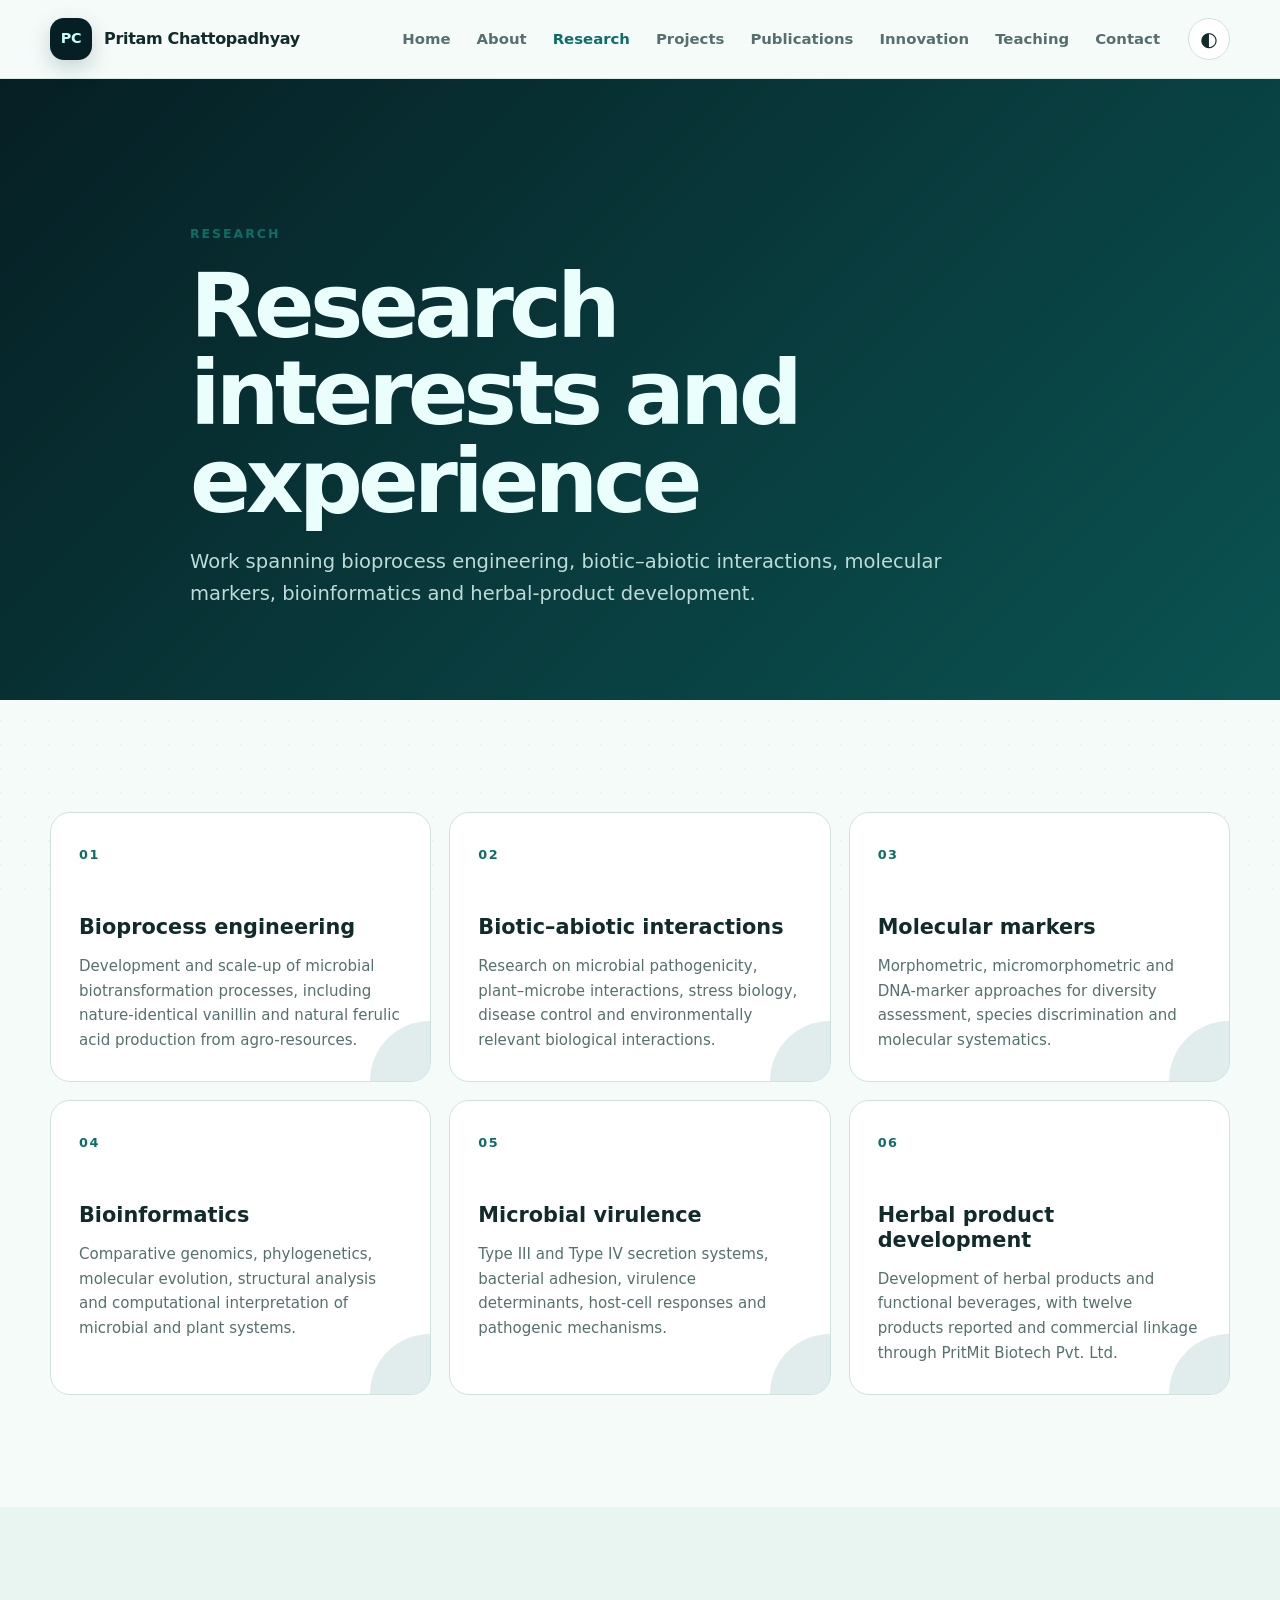
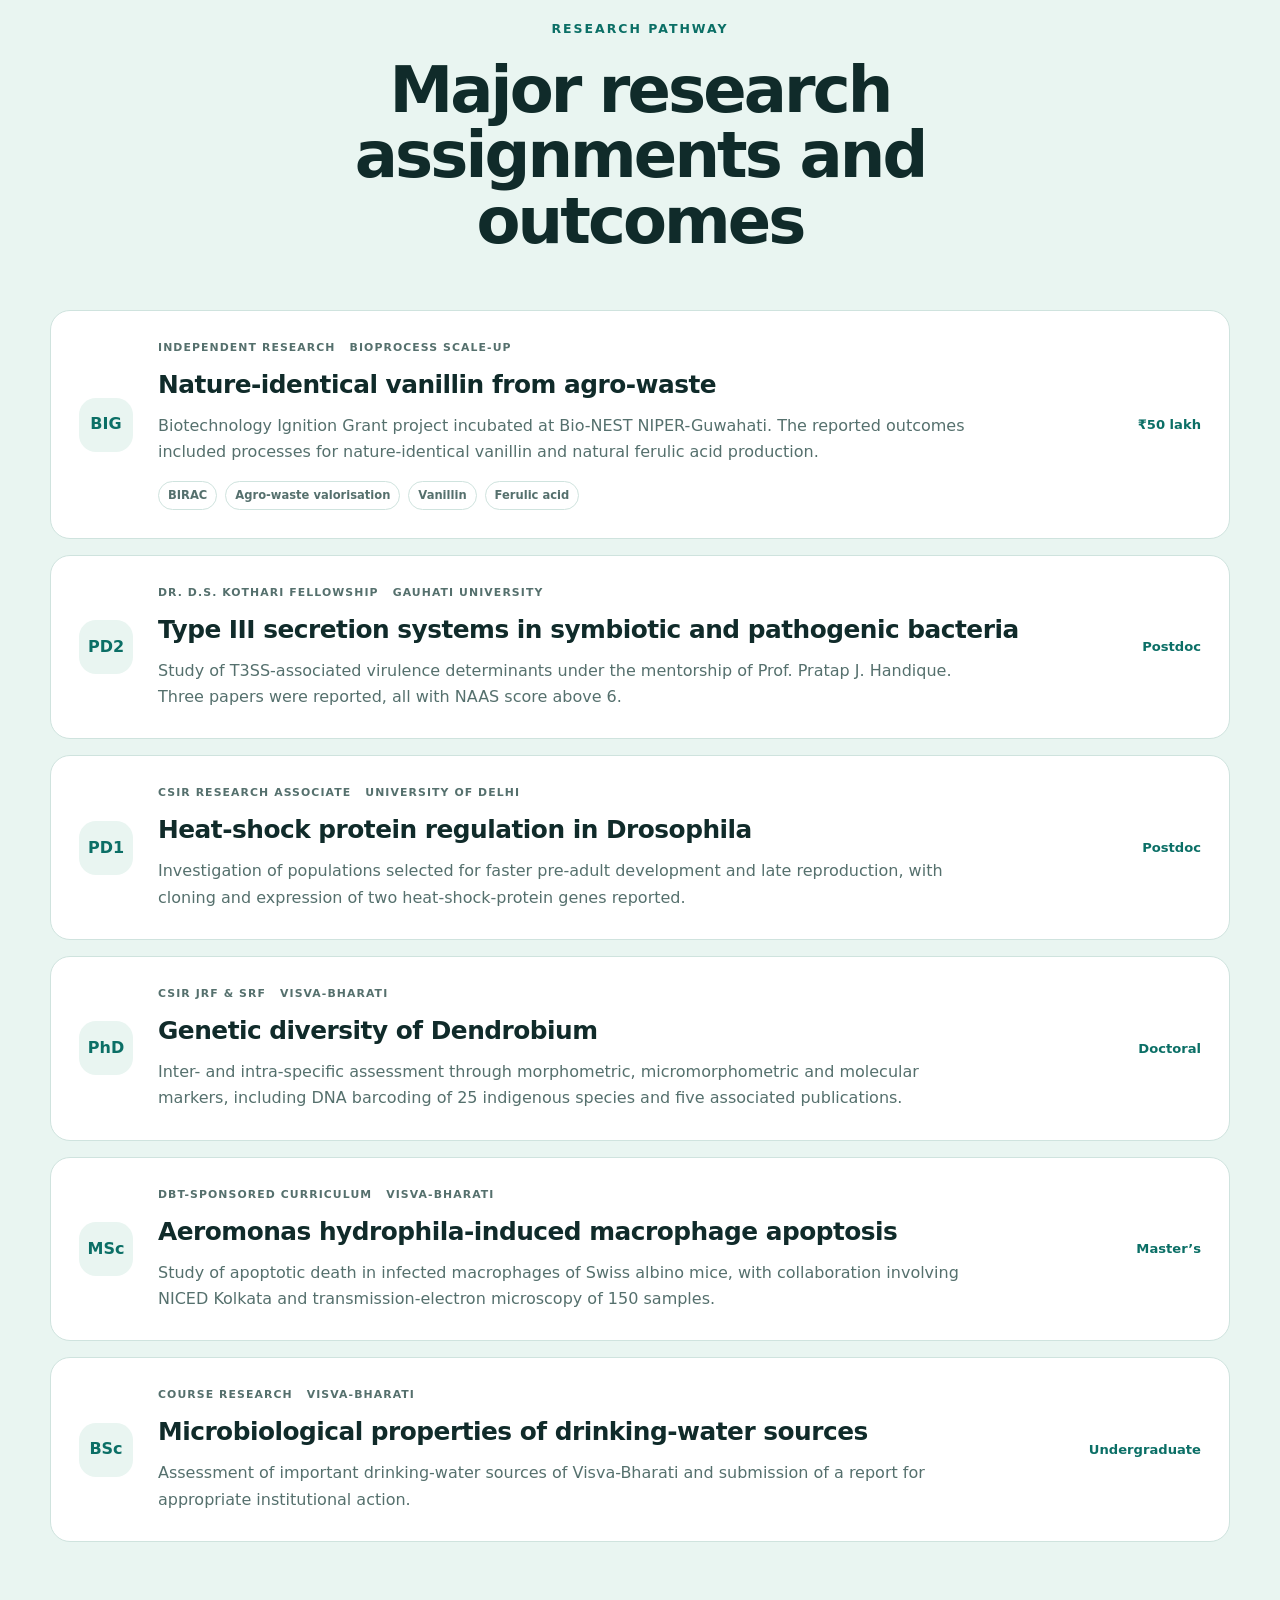
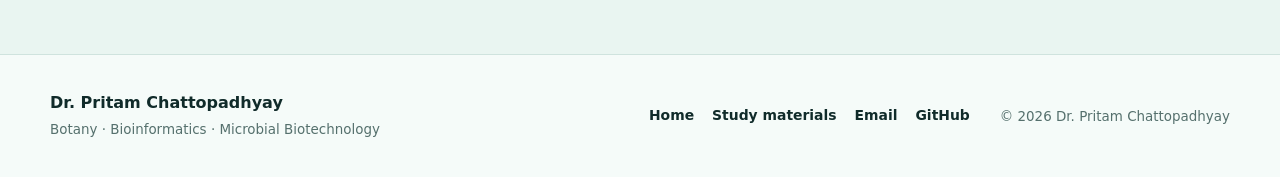
<file: research.html>
<!DOCTYPE html>

<html lang="en">
<head>
<meta charset="utf-8"/>
<meta content="width=device-width, initial-scale=1.0" name="viewport"/>
<meta content="#0b3d3a" name="theme-color"/>
<meta content="Research interests and experience in bioprocess engineering, microbial virulence, molecular markers, bioinformatics and herbal product development." name="description"/>
<meta content="Dr. Pritam Chattopadhyay" name="author"/>
<meta content="Research | Dr. Pritam Chattopadhyay" property="og:title"/>
<meta content="Research interests and experience in bioprocess engineering, microbial virulence, molecular markers, bioinformatics and herbal product development." property="og:description"/>
<meta content="website" property="og:type"/>
<meta content="https://pritamy2k.github.io/Chattopadhyay.github.io/research.html" property="og:url"/>
<meta content="https://pritamy2k.github.io/Chattopadhyay.github.io/assets/dr-pritam-chattopadhyay.jpg" property="og:image"/>
<meta content="summary_large_image" name="twitter:card"/>
<link href="https://pritamy2k.github.io/Chattopadhyay.github.io/research.html" rel="canonical"/>
<link href="assets/favicon.svg" rel="icon" type="image/svg+xml"/>
<link href="site.webmanifest" rel="manifest"/>
<link href="assets/style.css" rel="stylesheet"/>
<title>Research | Dr. Pritam Chattopadhyay</title>
</head><body>
<a class="skip-link" href="#main-content">Skip to content</a>
<header class="site-header" id="top">
<div class="container nav-wrap">
<a aria-label="Home" class="brand" href="index.html">
<span aria-hidden="true" class="brand-mark">PC</span>
<span class="brand-text">Pritam Chattopadhyay</span>
</a>
<button aria-controls="primary-nav" aria-expanded="false" aria-label="Open navigation" class="menu-toggle" type="button">
<span></span><span></span><span></span>
</button>
<nav aria-label="Primary navigation" class="primary-nav" id="primary-nav">
<a href="index.html">Home</a>
<a href="about.html">About</a>
<a aria-current="page" class="active" href="research.html">Research</a>
<a href="projects.html">Projects</a>
<a href="publications.html">Publications</a>
<a href="innovation.html">Innovation</a>
<a href="teaching.html">Teaching</a>
<a href="contact.html">Contact</a>
</nav>
<button aria-label="Switch colour theme" class="theme-toggle" title="Switch colour theme" type="button"><span aria-hidden="true">◐</span></button>
</div>
</header><main id="main-content">
<section class="page-hero section">
<div aria-hidden="true" class="hero-orb orb-one"></div>
<div class="container page-hero-inner reveal">
<p class="eyebrow">Research</p>
<h1>Research interests and experience</h1>
<p>Work spanning bioprocess engineering, biotic–abiotic interactions, molecular markers, bioinformatics and herbal-product development.</p>
</div>
</section>
<section class="section">
<div class="container">
<div class="card-grid research-grid">
<article class="feature-card reveal"><span class="card-number">01</span><h3>Bioprocess engineering</h3><p>Development and scale-up of microbial biotransformation processes, including nature-identical vanillin and natural ferulic acid production from agro-resources.</p></article>
<article class="feature-card reveal"><span class="card-number">02</span><h3>Biotic–abiotic interactions</h3><p>Research on microbial pathogenicity, plant–microbe interactions, stress biology, disease control and environmentally relevant biological interactions.</p></article>
<article class="feature-card reveal"><span class="card-number">03</span><h3>Molecular markers</h3><p>Morphometric, micromorphometric and DNA-marker approaches for diversity assessment, species discrimination and molecular systematics.</p></article>
<article class="feature-card reveal"><span class="card-number">04</span><h3>Bioinformatics</h3><p>Comparative genomics, phylogenetics, molecular evolution, structural analysis and computational interpretation of microbial and plant systems.</p></article>
<article class="feature-card reveal"><span class="card-number">05</span><h3>Microbial virulence</h3><p>Type III and Type IV secretion systems, bacterial adhesion, virulence determinants, host-cell responses and pathogenic mechanisms.</p></article>
<article class="feature-card reveal"><span class="card-number">06</span><h3>Herbal product development</h3><p>Development of herbal products and functional beverages, with twelve products reported and commercial linkage through PritMit Biotech Pvt. Ltd.</p></article>
</div>
</div>
</section>
<section class="section section-tinted">
<div class="container">
<div class="section-heading centered reveal">
<p class="eyebrow">Research pathway</p>
<h2>Major research assignments and outcomes</h2>
</div>
<div class="project-list">
<article class="project-card reveal"><div class="project-index">BIG</div><div><div class="project-meta"><span>Independent research</span><span>Bioprocess scale-up</span></div><h3>Nature-identical vanillin from agro-waste</h3><p>Biotechnology Ignition Grant project incubated at Bio-NEST NIPER-Guwahati. The reported outcomes included processes for nature-identical vanillin and natural ferulic acid production.</p><div class="tag-row"><span>BIRAC</span><span>Agro-waste valorisation</span><span>Vanillin</span><span>Ferulic acid</span></div></div><span class="project-status">₹50 lakh</span></article>
<article class="project-card reveal"><div class="project-index">PD2</div><div><div class="project-meta"><span>Dr. D.S. Kothari Fellowship</span><span>Gauhati University</span></div><h3>Type III secretion systems in symbiotic and pathogenic bacteria</h3><p>Study of T3SS-associated virulence determinants under the mentorship of Prof. Pratap J. Handique. Three papers were reported, all with NAAS score above 6.</p></div><span class="project-status">Postdoc</span></article>
<article class="project-card reveal"><div class="project-index">PD1</div><div><div class="project-meta"><span>CSIR Research Associate</span><span>University of Delhi</span></div><h3>Heat-shock protein regulation in Drosophila</h3><p>Investigation of populations selected for faster pre-adult development and late reproduction, with cloning and expression of two heat-shock-protein genes reported.</p></div><span class="project-status">Postdoc</span></article>
<article class="project-card reveal"><div class="project-index">PhD</div><div><div class="project-meta"><span>CSIR JRF &amp; SRF</span><span>Visva-Bharati</span></div><h3>Genetic diversity of Dendrobium</h3><p>Inter- and intra-specific assessment through morphometric, micromorphometric and molecular markers, including DNA barcoding of 25 indigenous species and five associated publications.</p></div><span class="project-status">Doctoral</span></article>
<article class="project-card reveal"><div class="project-index">MSc</div><div><div class="project-meta"><span>DBT-sponsored curriculum</span><span>Visva-Bharati</span></div><h3>Aeromonas hydrophila-induced macrophage apoptosis</h3><p>Study of apoptotic death in infected macrophages of Swiss albino mice, with collaboration involving NICED Kolkata and transmission-electron microscopy of 150 samples.</p></div><span class="project-status">Master’s</span></article>
<article class="project-card reveal"><div class="project-index">BSc</div><div><div class="project-meta"><span>Course research</span><span>Visva-Bharati</span></div><h3>Microbiological properties of drinking-water sources</h3><p>Assessment of important drinking-water sources of Visva-Bharati and submission of a report for appropriate institutional action.</p></div><span class="project-status">Undergraduate</span></article>
</div>
</div>
</section>
</main> <footer class="site-footer">
<div class="container footer-grid">
<div><strong>Dr. Pritam Chattopadhyay</strong><p>Botany · Bioinformatics · Microbial Biotechnology</p></div>
<div class="footer-links">
<a href="index.html">Home</a>
<a href="teaching.html">Study materials</a>
<a href="mailto:pritam.biotechnol@gmail.com">Email</a>
<a href="https://github.com/PritamY2K" rel="noopener noreferrer" target="_blank">GitHub</a>
</div>
<p class="copyright">© <span id="current-year"></span> Dr. Pritam Chattopadhyay</p>
</div>
</footer>
<noscript><p class="noscript">JavaScript is needed for filters and enhanced navigation.</p></noscript>
<script defer="" src="assets/script.js"></script>
</body>
</html>
</file>
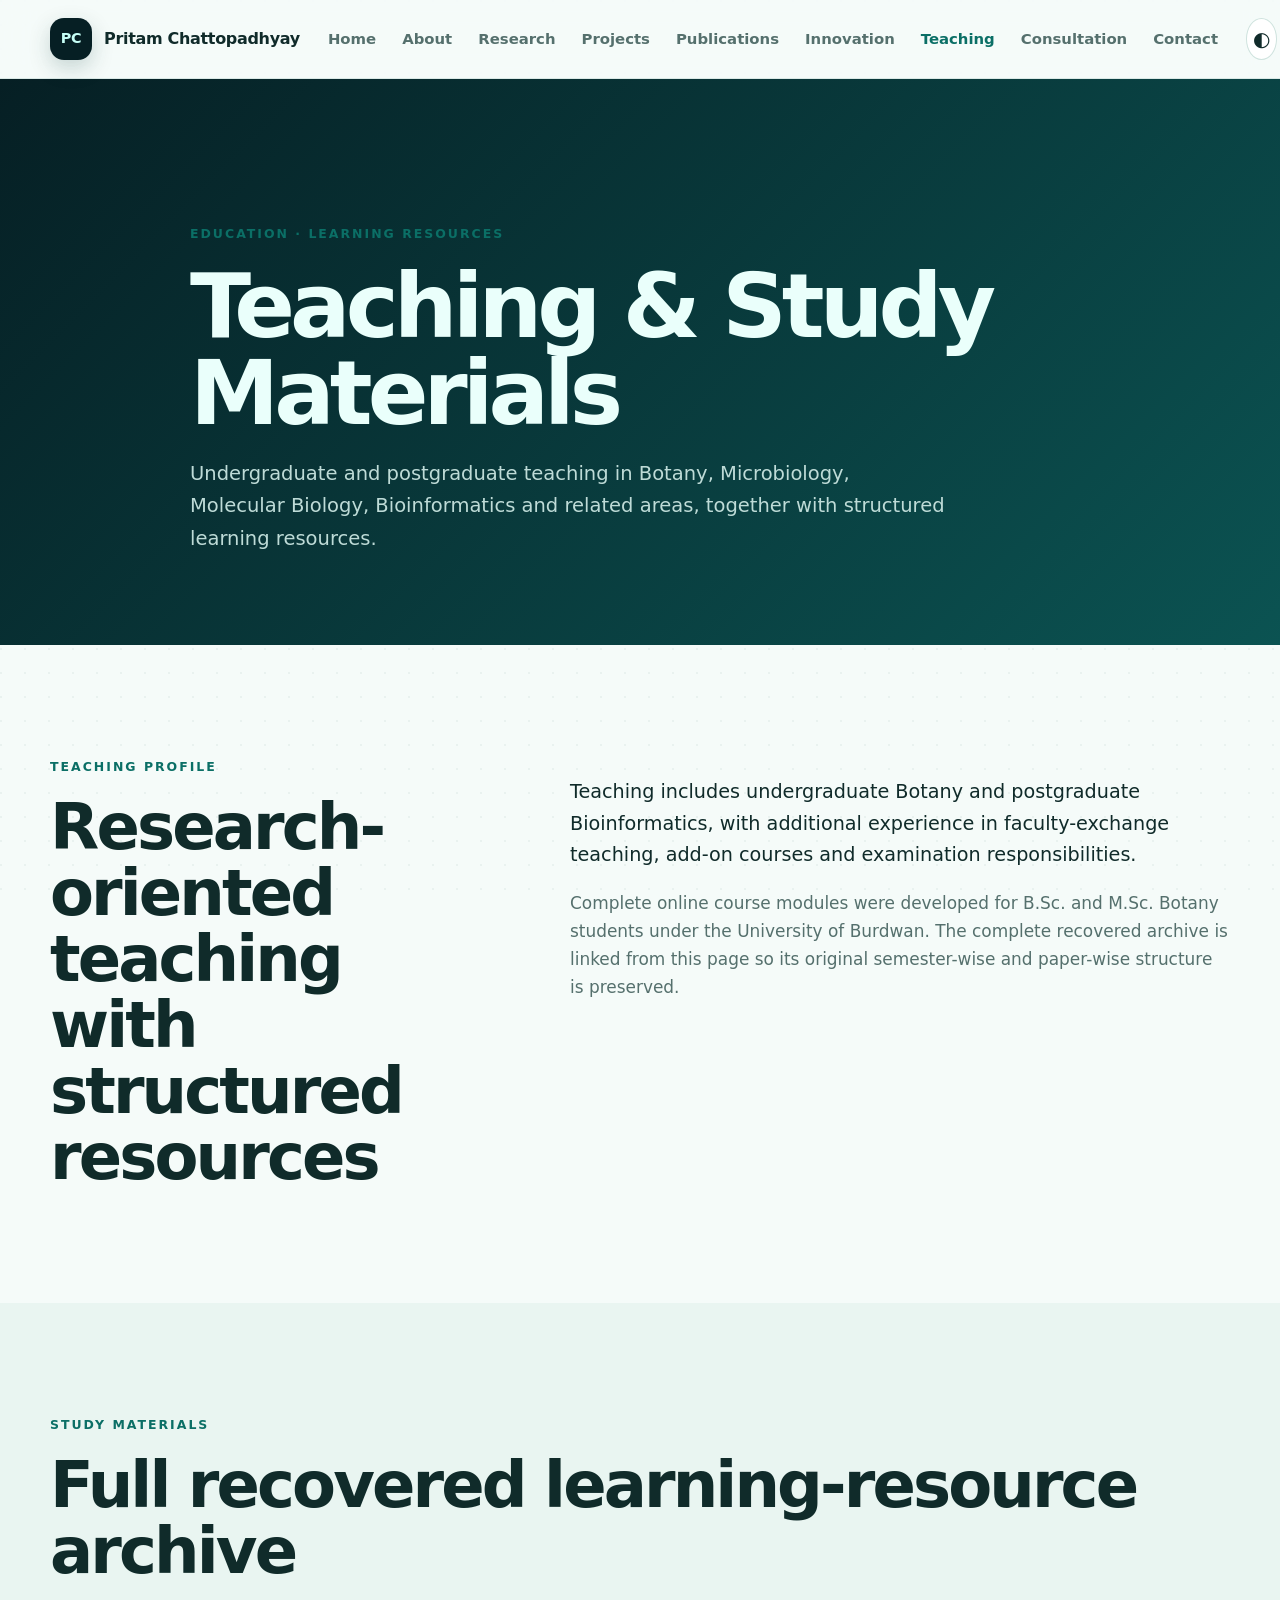
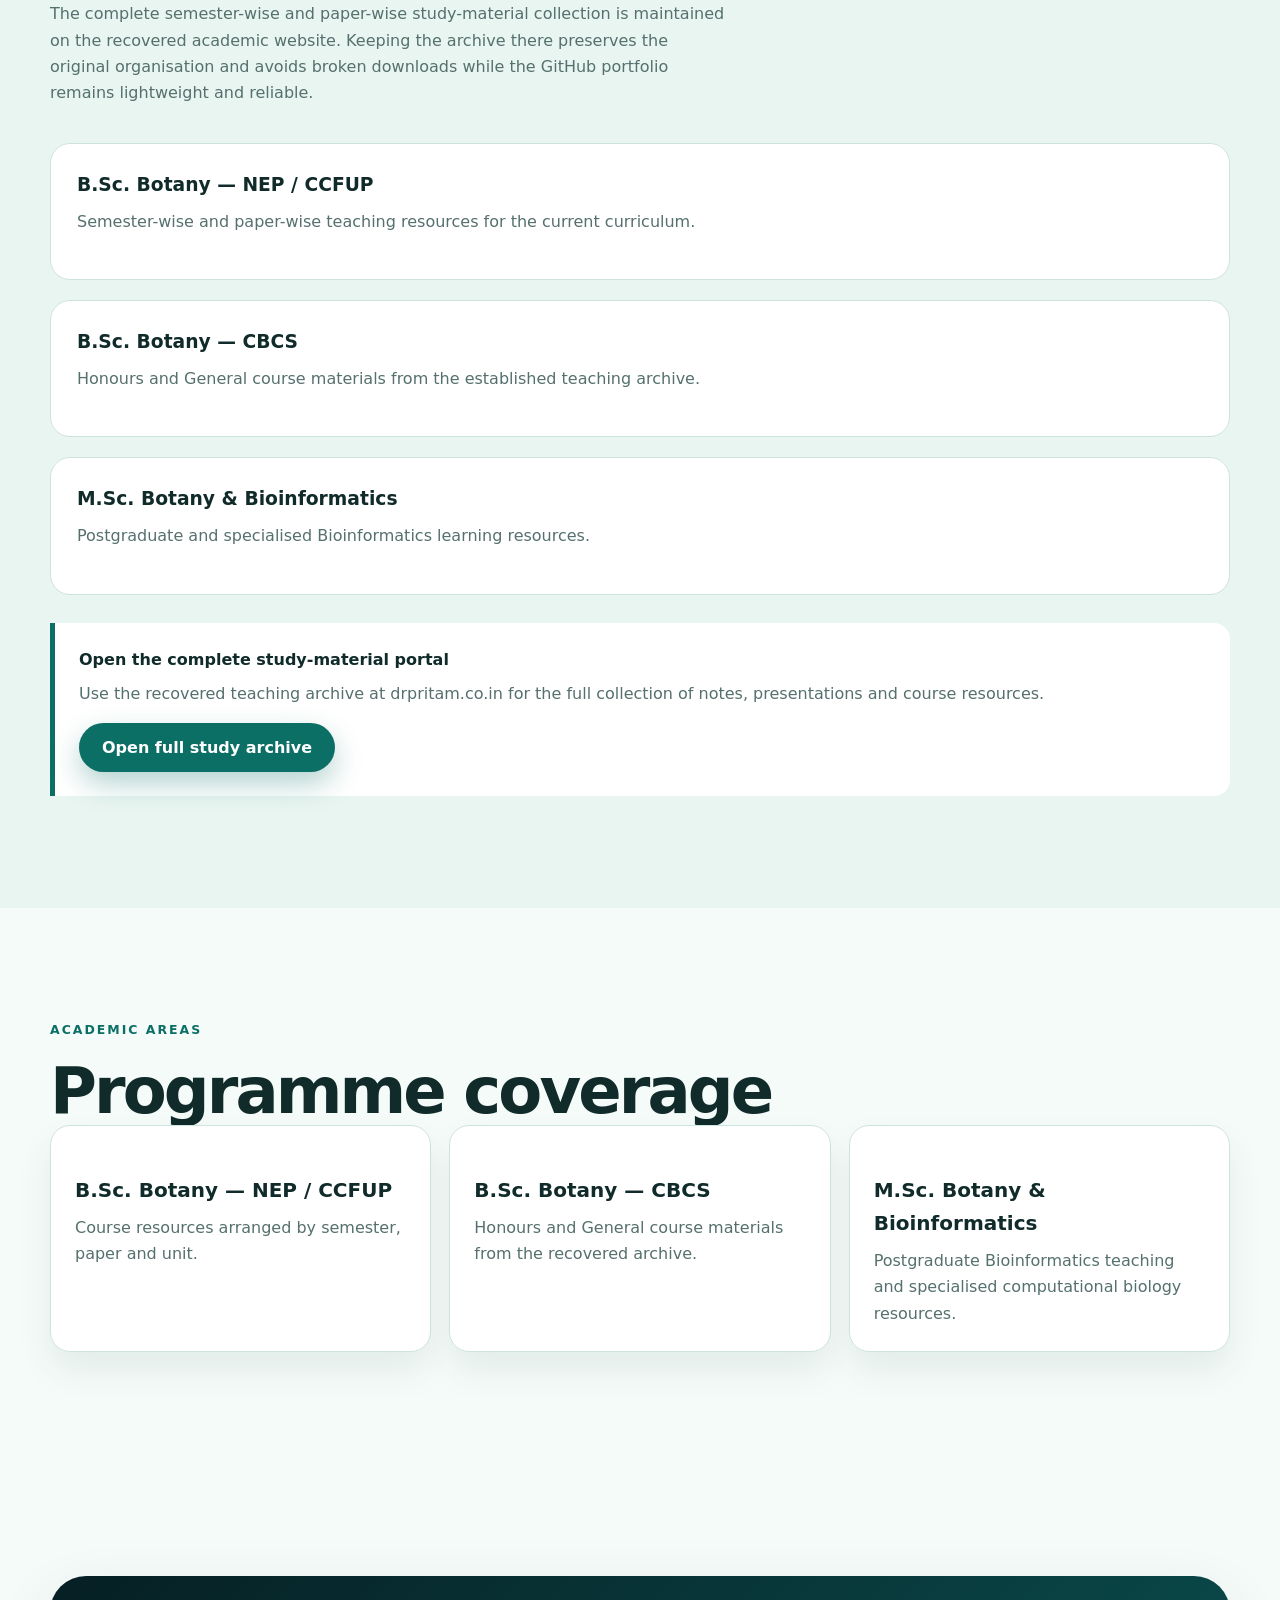
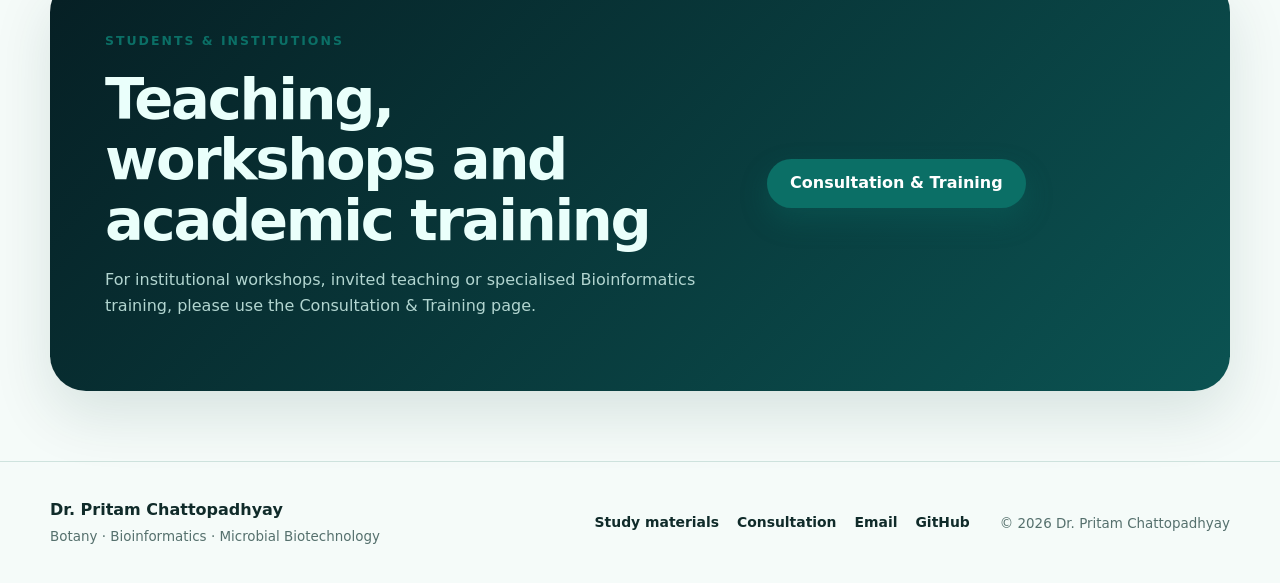
<file: teaching.html>
<!DOCTYPE html>
<html lang="en">
<head>
<meta charset="utf-8">
<meta name="viewport" content="width=device-width, initial-scale=1.0">
<meta name="theme-color" content="#0b3d3a">
<meta name="description" content="Teaching profile and study materials of Dr. Pritam Chattopadhyay for Botany and Bioinformatics students.">
<meta name="author" content="Dr. Pritam Chattopadhyay">
<meta property="og:title" content="Teaching & Study Materials | Dr. Pritam Chattopadhyay">
<meta property="og:type" content="website">
<meta property="og:url" content="https://pritamy2k.github.io/Chattopadhyay.github.io/teaching.html">
<meta property="og:image" content="https://pritamy2k.github.io/Chattopadhyay.github.io/assets/dr-pritam-chattopadhyay.jpg">
<link rel="canonical" href="https://pritamy2k.github.io/Chattopadhyay.github.io/teaching.html">
<link rel="stylesheet" href="assets/style.css">
<title>Teaching & Study Materials | Dr. Pritam Chattopadhyay</title>
<style>
.materials-wrap{display:grid;gap:20px;margin-top:36px}.material-group{border:1px solid var(--line);background:var(--surface);border-radius:20px;padding:26px}.material-group h3{margin:0 0 8px}.material-group p{color:var(--muted);margin:0 0 18px}.resource-grid{display:grid;grid-template-columns:repeat(2,minmax(0,1fr));gap:12px}.resource-download{display:flex;justify-content:space-between;gap:18px;align-items:center;padding:14px 16px;border:1px solid var(--line);border-radius:12px;background:var(--bg);font-weight:700}.resource-download small{display:block;color:var(--muted);font-weight:500}.resource-download:hover{border-color:var(--primary);color:var(--primary)}.archive-note{margin-top:28px;padding:24px;border-left:5px solid var(--primary);background:var(--surface);border-radius:0 16px 16px 0}.archive-note p{margin:.5rem 0 1rem;color:var(--muted)}@media(max-width:680px){.resource-grid{grid-template-columns:1fr}}
</style>
</head>
<body>
<a class="skip-link" href="#main-content">Skip to content</a>
<header class="site-header" id="top"><div class="container nav-wrap">
<a class="brand" href="index.html" aria-label="Home"><span class="brand-mark" aria-hidden="true">PC</span><span class="brand-text">Pritam Chattopadhyay</span></a>
<button class="menu-toggle" type="button" aria-label="Open navigation" aria-expanded="false" aria-controls="primary-nav"><span></span><span></span><span></span></button>
<nav id="primary-nav" class="primary-nav" aria-label="Primary navigation">
<a href="index.html">Home</a><a href="about.html">About</a><a href="research.html">Research</a><a href="projects.html">Projects</a><a href="publications.html">Publications</a><a href="innovation.html">Innovation</a><a href="teaching.html" class="active" aria-current="page">Teaching</a><a href="consultation-training.html">Consultation</a><a href="contact.html">Contact</a>
</nav><button class="theme-toggle" type="button" aria-label="Switch colour theme" title="Switch colour theme"><span aria-hidden="true">◐</span></button>
</div></header>
<main id="main-content">
<section class="page-hero"><div class="container page-hero-inner reveal"><p class="eyebrow">Education · Learning resources</p><h1>Teaching &amp; Study Materials</h1><p>Undergraduate and postgraduate teaching in Botany, Microbiology, Molecular Biology, Bioinformatics and related areas, together with structured learning resources.</p></div></section>
<section class="section"><div class="container split-layout"><div class="section-heading reveal"><p class="eyebrow">Teaching profile</p><h2>Research-oriented teaching with structured resources</h2></div><div class="prose reveal"><p>Teaching includes undergraduate Botany and postgraduate Bioinformatics, with additional experience in faculty-exchange teaching, add-on courses and examination responsibilities.</p><p>Complete online course modules were developed for B.Sc. and M.Sc. Botany students under the University of Burdwan. The complete recovered archive is linked from this page so its original semester-wise and paper-wise structure is preserved.</p></div></div></section>
<section class="section section-tinted"><div class="container"><div class="section-heading reveal"><p class="eyebrow">Study materials</p><h2>Full recovered learning-resource archive</h2><p>The complete semester-wise and paper-wise study-material collection is maintained on the recovered academic website. Keeping the archive there preserves the original organisation and avoids broken downloads while the GitHub portfolio remains lightweight and reliable.</p></div>
<div class="materials-wrap">
<div class="material-group reveal"><h3>B.Sc. Botany — NEP / CCFUP</h3><p>Semester-wise and paper-wise teaching resources for the current curriculum.</p></div>
<div class="material-group reveal"><h3>B.Sc. Botany — CBCS</h3><p>Honours and General course materials from the established teaching archive.</p></div>
<div class="material-group reveal"><h3>M.Sc. Botany &amp; Bioinformatics</h3><p>Postgraduate and specialised Bioinformatics learning resources.</p></div>
</div>
<div class="archive-note reveal"><strong>Open the complete study-material portal</strong><p>Use the recovered teaching archive at drpritam.co.in for the full collection of notes, presentations and course resources.</p><a class="button button-primary" href="https://www.drpritam.co.in/for-students" target="_blank" rel="noopener noreferrer">Open full study archive</a></div>
</div></section>
<section class="section"><div class="container"><div class="section-heading reveal"><p class="eyebrow">Academic areas</p><h2>Programme coverage</h2></div><div class="teaching-grid"><article class="teaching-card reveal"><h3>B.Sc. Botany — NEP / CCFUP</h3><p>Course resources arranged by semester, paper and unit.</p></article><article class="teaching-card reveal"><h3>B.Sc. Botany — CBCS</h3><p>Honours and General course materials from the recovered archive.</p></article><article class="teaching-card reveal"><h3>M.Sc. Botany &amp; Bioinformatics</h3><p>Postgraduate Bioinformatics teaching and specialised computational biology resources.</p></article></div></div></section>
<section class="section contact-section"><div class="container contact-card reveal"><div><p class="eyebrow">Students & institutions</p><h2>Teaching, workshops and academic training</h2><p>For institutional workshops, invited teaching or specialised Bioinformatics training, please use the Consultation &amp; Training page.</p></div><div class="contact-actions"><a class="button button-primary" href="consultation-training.html">Consultation &amp; Training</a></div></div></section>
</main>
<footer class="site-footer"><div class="container footer-grid"><div><strong>Dr. Pritam Chattopadhyay</strong><p>Botany · Bioinformatics · Microbial Biotechnology</p></div><div class="footer-links"><a href="teaching.html">Study materials</a><a href="consultation-training.html">Consultation</a><a href="mailto:pritam.biotechnol@gmail.com">Email</a><a href="https://github.com/PritamY2K" target="_blank" rel="noopener noreferrer">GitHub</a></div><p class="copyright">© <span id="current-year"></span> Dr. Pritam Chattopadhyay</p></div></footer>
<script src="assets/script.js" defer></script>
</body></html>
</file>
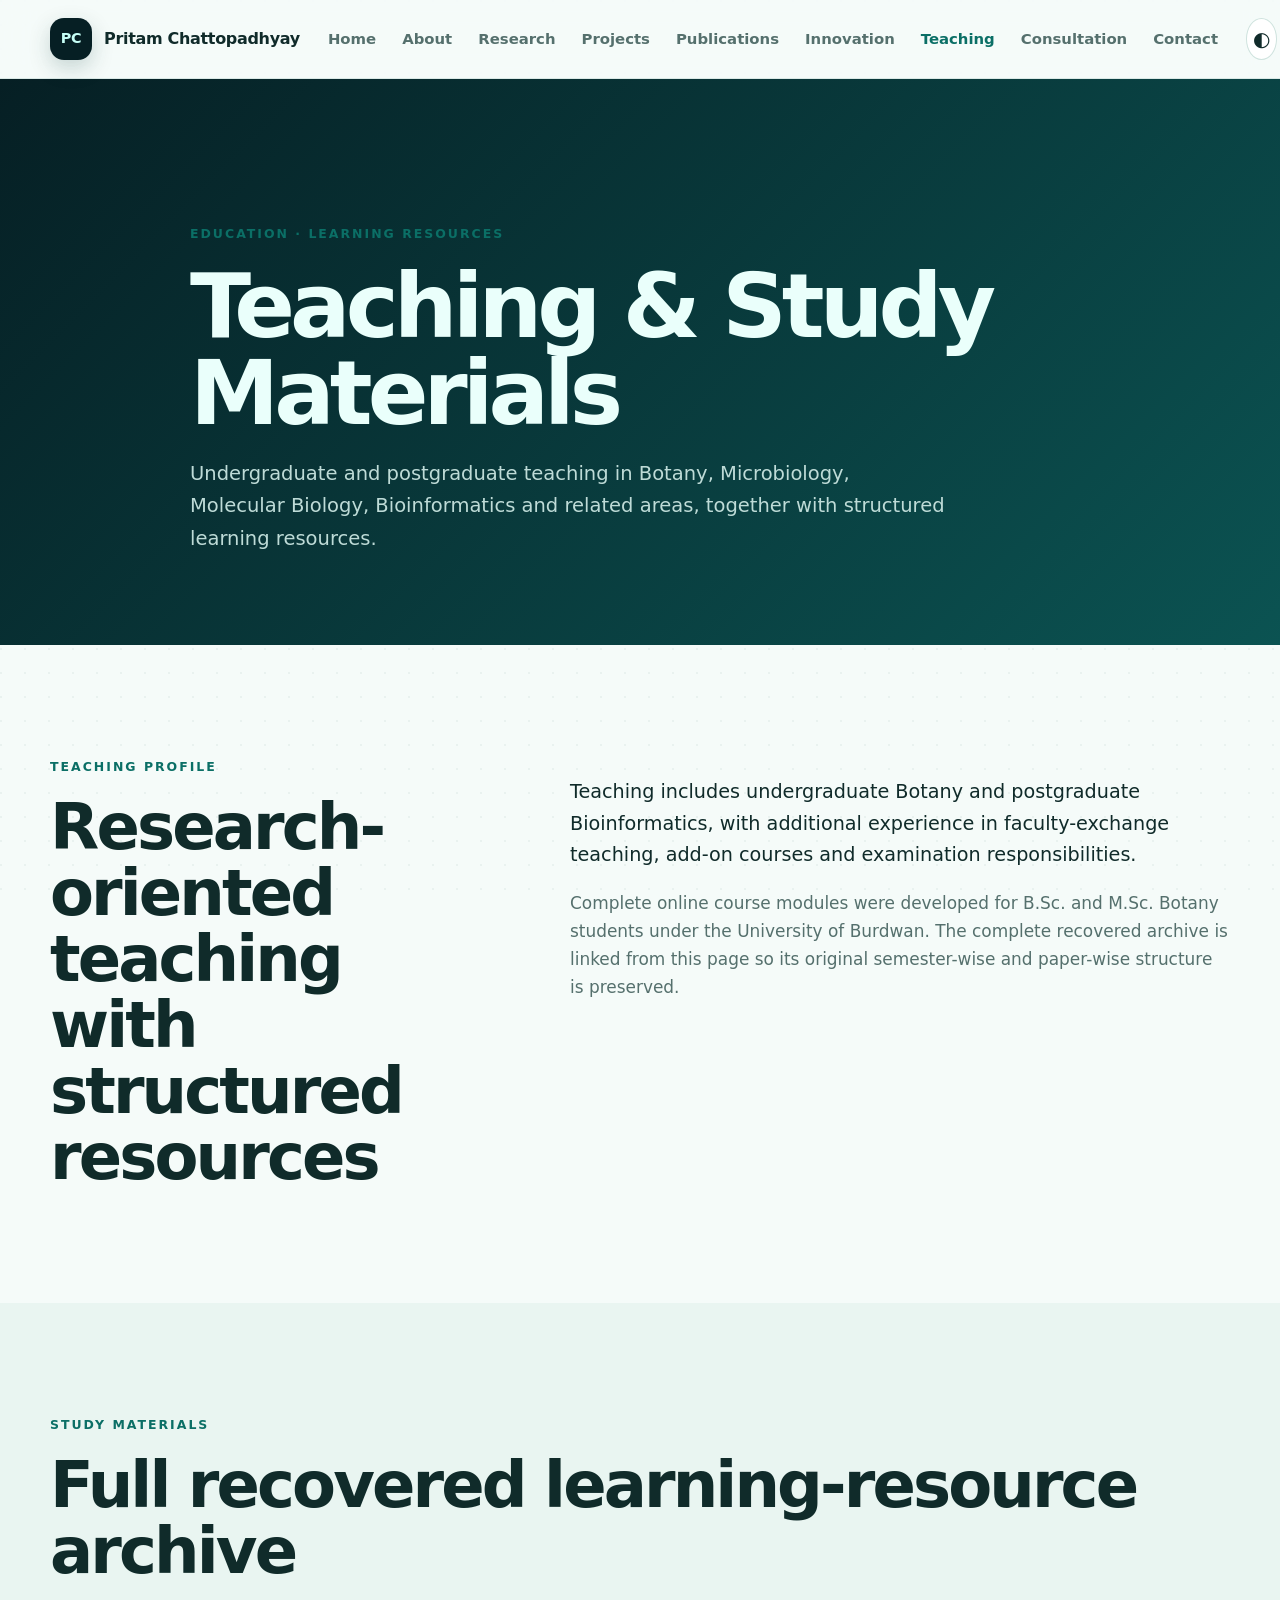
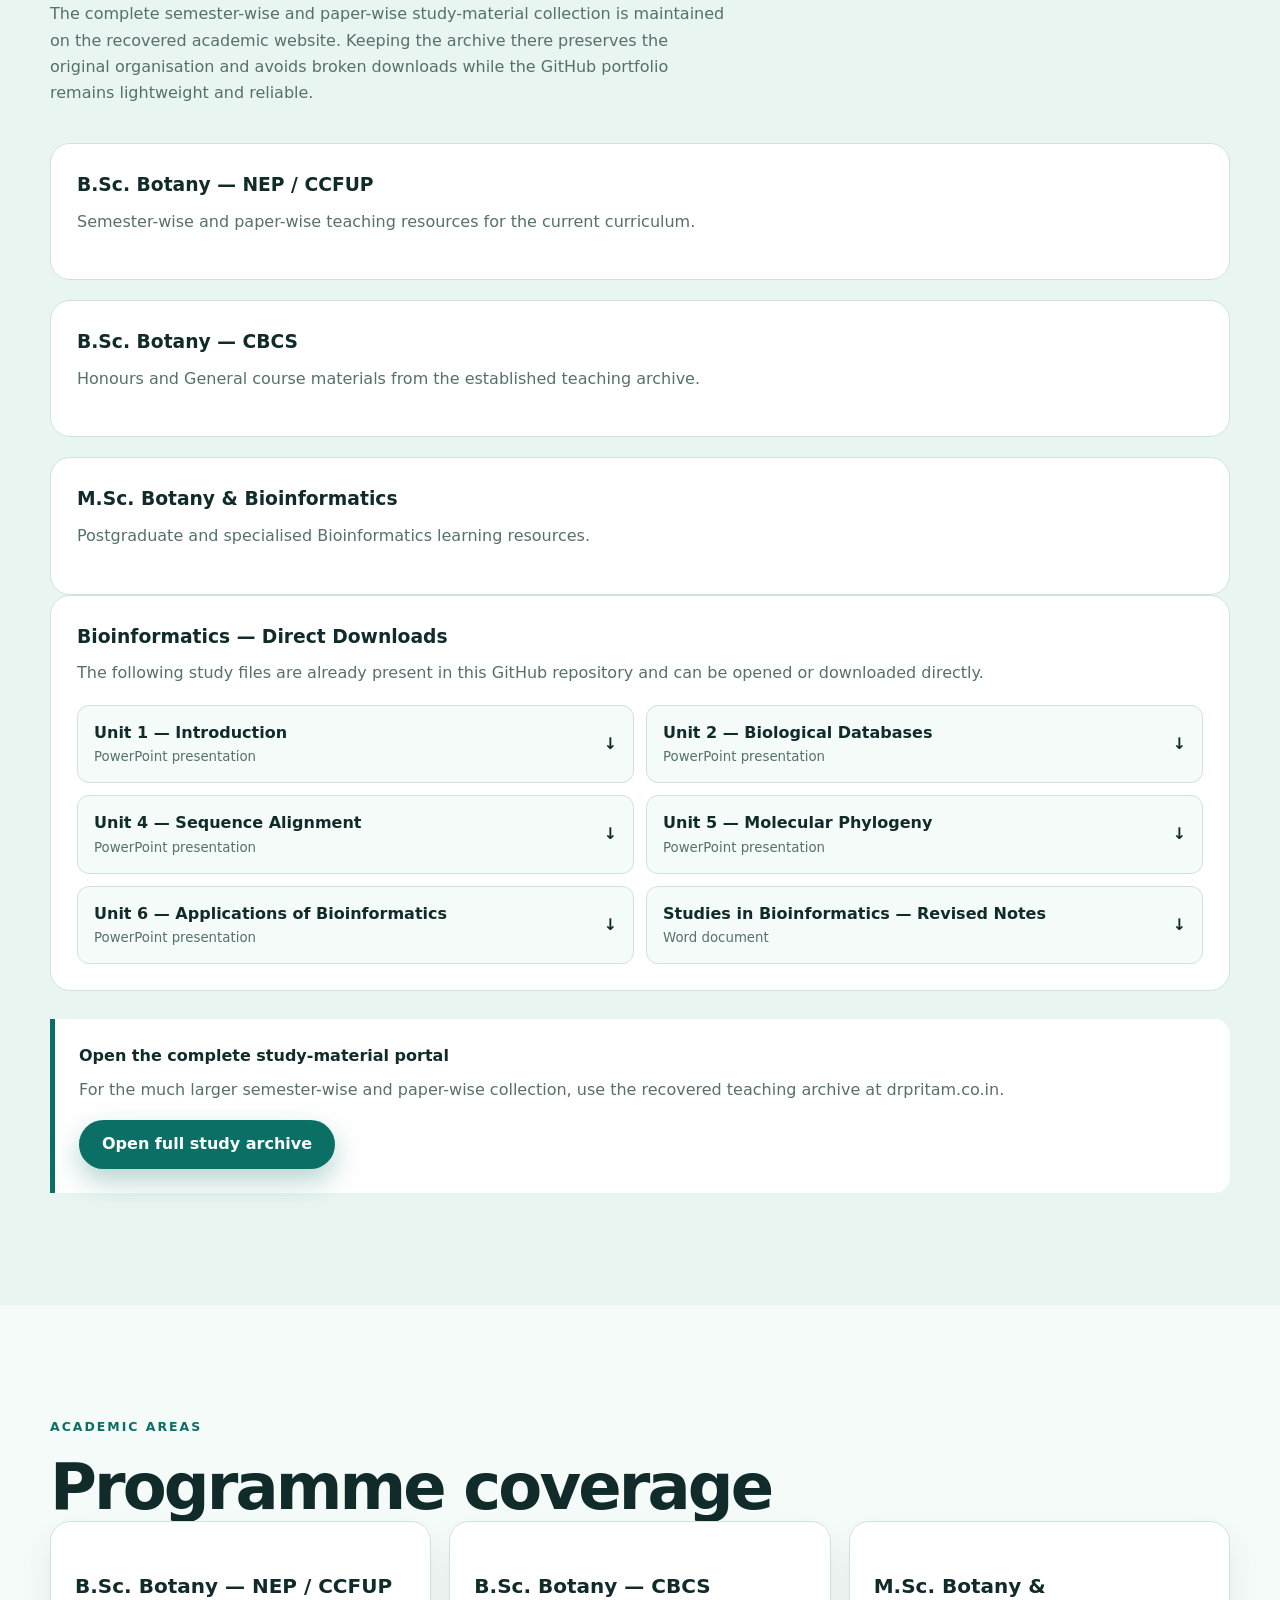
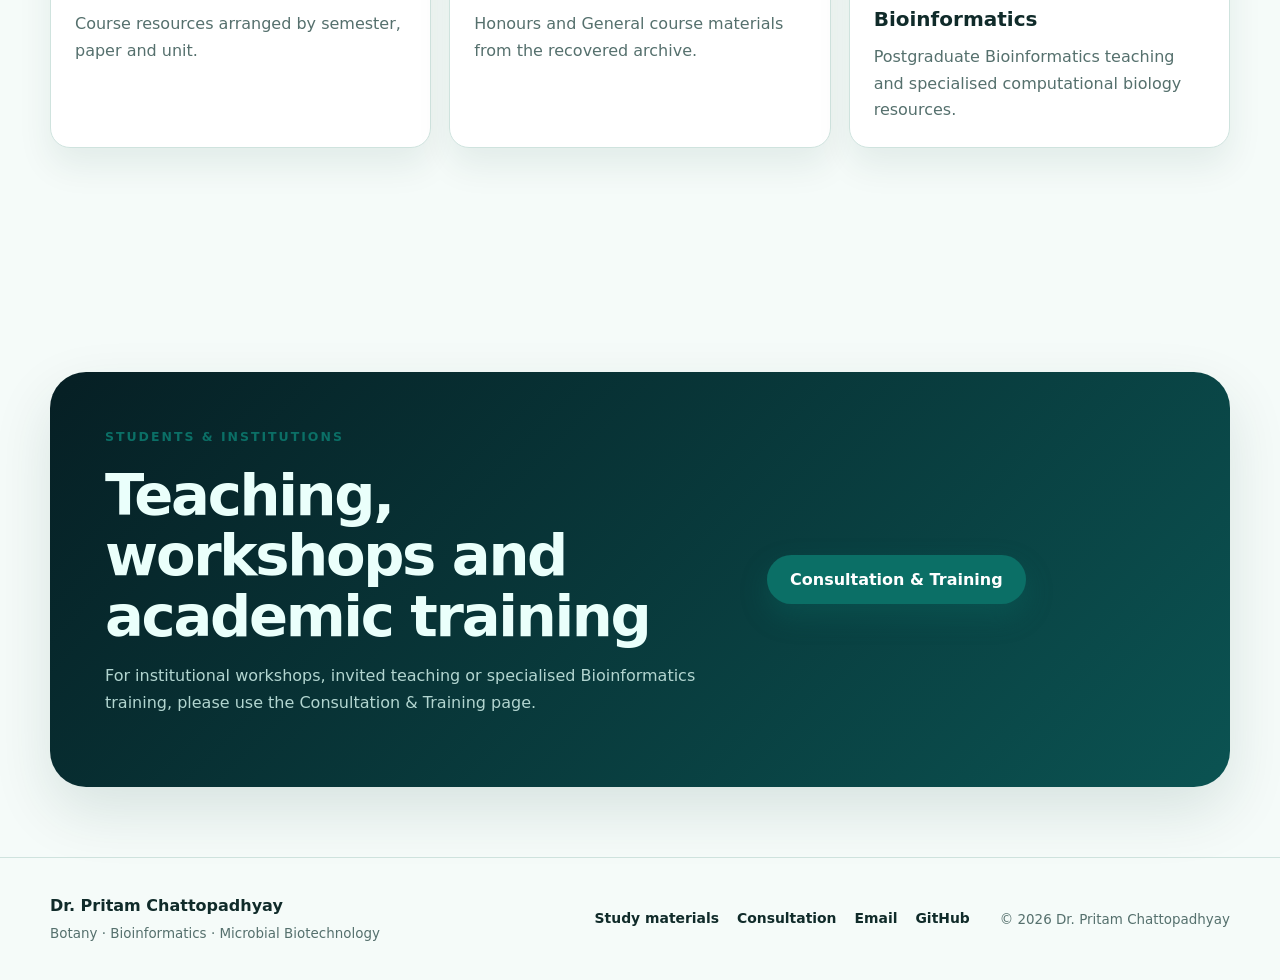
<file: teaching_root_links_fixed.html>
<!DOCTYPE html>
<html lang="en">
<head>
<meta charset="utf-8">
<meta name="viewport" content="width=device-width, initial-scale=1.0">
<meta name="theme-color" content="#0b3d3a">
<meta name="description" content="Teaching profile and study materials of Dr. Pritam Chattopadhyay for Botany and Bioinformatics students.">
<meta name="author" content="Dr. Pritam Chattopadhyay">
<meta property="og:title" content="Teaching & Study Materials | Dr. Pritam Chattopadhyay">
<meta property="og:type" content="website">
<meta property="og:url" content="https://pritamy2k.github.io/Chattopadhyay.github.io/teaching.html">
<meta property="og:image" content="https://pritamy2k.github.io/Chattopadhyay.github.io/assets/dr-pritam-chattopadhyay.jpg">
<link rel="canonical" href="https://pritamy2k.github.io/Chattopadhyay.github.io/teaching.html">
<link rel="stylesheet" href="assets/style.css">
<title>Teaching & Study Materials | Dr. Pritam Chattopadhyay</title>
<style>
.materials-wrap{display:grid;gap:20px;margin-top:36px}.material-group{border:1px solid var(--line);background:var(--surface);border-radius:20px;padding:26px}.material-group h3{margin:0 0 8px}.material-group p{color:var(--muted);margin:0 0 18px}.resource-grid{display:grid;grid-template-columns:repeat(2,minmax(0,1fr));gap:12px}.resource-download{display:flex;justify-content:space-between;gap:18px;align-items:center;padding:14px 16px;border:1px solid var(--line);border-radius:12px;background:var(--bg);font-weight:700}.resource-download small{display:block;color:var(--muted);font-weight:500}.resource-download:hover{border-color:var(--primary);color:var(--primary)}.archive-note{margin-top:28px;padding:24px;border-left:5px solid var(--primary);background:var(--surface);border-radius:0 16px 16px 0}.archive-note p{margin:.5rem 0 1rem;color:var(--muted)}@media(max-width:680px){.resource-grid{grid-template-columns:1fr}}
</style>
</head>
<body>
<a class="skip-link" href="#main-content">Skip to content</a>
<header class="site-header" id="top"><div class="container nav-wrap">
<a class="brand" href="index.html" aria-label="Home"><span class="brand-mark" aria-hidden="true">PC</span><span class="brand-text">Pritam Chattopadhyay</span></a>
<button class="menu-toggle" type="button" aria-label="Open navigation" aria-expanded="false" aria-controls="primary-nav"><span></span><span></span><span></span></button>
<nav id="primary-nav" class="primary-nav" aria-label="Primary navigation">
<a href="index.html">Home</a><a href="about.html">About</a><a href="research.html">Research</a><a href="projects.html">Projects</a><a href="publications.html">Publications</a><a href="innovation.html">Innovation</a><a href="teaching.html" class="active" aria-current="page">Teaching</a><a href="consultation-training.html">Consultation</a><a href="contact.html">Contact</a>
</nav><button class="theme-toggle" type="button" aria-label="Switch colour theme" title="Switch colour theme"><span aria-hidden="true">◐</span></button>
</div></header>
<main id="main-content">
<section class="page-hero"><div class="container page-hero-inner reveal"><p class="eyebrow">Education · Learning resources</p><h1>Teaching &amp; Study Materials</h1><p>Undergraduate and postgraduate teaching in Botany, Microbiology, Molecular Biology, Bioinformatics and related areas, together with structured learning resources.</p></div></section>
<section class="section"><div class="container split-layout"><div class="section-heading reveal"><p class="eyebrow">Teaching profile</p><h2>Research-oriented teaching with structured resources</h2></div><div class="prose reveal"><p>Teaching includes undergraduate Botany and postgraduate Bioinformatics, with additional experience in faculty-exchange teaching, add-on courses and examination responsibilities.</p><p>Complete online course modules were developed for B.Sc. and M.Sc. Botany students under the University of Burdwan. The complete recovered archive is linked from this page so its original semester-wise and paper-wise structure is preserved.</p></div></div></section>
<section class="section section-tinted"><div class="container"><div class="section-heading reveal"><p class="eyebrow">Study materials</p><h2>Full recovered learning-resource archive</h2><p>The complete semester-wise and paper-wise study-material collection is maintained on the recovered academic website. Keeping the archive there preserves the original organisation and avoids broken downloads while the GitHub portfolio remains lightweight and reliable.</p></div>
<div class="materials-wrap">
<div class="material-group reveal"><h3>B.Sc. Botany — NEP / CCFUP</h3><p>Semester-wise and paper-wise teaching resources for the current curriculum.</p></div>
<div class="material-group reveal"><h3>B.Sc. Botany — CBCS</h3><p>Honours and General course materials from the established teaching archive.</p></div>
<div class="material-group reveal"><h3>M.Sc. Botany &amp; Bioinformatics</h3><p>Postgraduate and specialised Bioinformatics learning resources.</p></div>
</div>
<div class="material-group reveal">
<h3>Bioinformatics — Direct Downloads</h3>
<p>The following study files are already present in this GitHub repository and can be opened or downloaded directly.</p>
<div class="resource-grid">
<a class="resource-download" href="unit-1-introduction.pptx"><span>Unit 1 — Introduction<small>PowerPoint presentation</small></span><span>↓</span></a>
<a class="resource-download" href="unit-2-databases.pptx"><span>Unit 2 — Biological Databases<small>PowerPoint presentation</small></span><span>↓</span></a>
<a class="resource-download" href="unit-4-sequence-alignment.pptx"><span>Unit 4 — Sequence Alignment<small>PowerPoint presentation</small></span><span>↓</span></a>
<a class="resource-download" href="unit-5-molecular-phylogeny.pptx"><span>Unit 5 — Molecular Phylogeny<small>PowerPoint presentation</small></span><span>↓</span></a>
<a class="resource-download" href="unit-6-applications.pptx"><span>Unit 6 — Applications of Bioinformatics<small>PowerPoint presentation</small></span><span>↓</span></a>
<a class="resource-download" href="studies-in-bioinformatics-revised.docx"><span>Studies in Bioinformatics — Revised Notes<small>Word document</small></span><span>↓</span></a>
</div>
</div>
<div class="archive-note reveal"><strong>Open the complete study-material portal</strong><p>For the much larger semester-wise and paper-wise collection, use the recovered teaching archive at drpritam.co.in.</p><a class="button button-primary" href="https://www.drpritam.co.in/for-students" target="_blank" rel="noopener noreferrer">Open full study archive</a></div>
</div></section>
<section class="section"><div class="container"><div class="section-heading reveal"><p class="eyebrow">Academic areas</p><h2>Programme coverage</h2></div><div class="teaching-grid"><article class="teaching-card reveal"><h3>B.Sc. Botany — NEP / CCFUP</h3><p>Course resources arranged by semester, paper and unit.</p></article><article class="teaching-card reveal"><h3>B.Sc. Botany — CBCS</h3><p>Honours and General course materials from the recovered archive.</p></article><article class="teaching-card reveal"><h3>M.Sc. Botany &amp; Bioinformatics</h3><p>Postgraduate Bioinformatics teaching and specialised computational biology resources.</p></article></div></div></section>
<section class="section contact-section"><div class="container contact-card reveal"><div><p class="eyebrow">Students & institutions</p><h2>Teaching, workshops and academic training</h2><p>For institutional workshops, invited teaching or specialised Bioinformatics training, please use the Consultation &amp; Training page.</p></div><div class="contact-actions"><a class="button button-primary" href="consultation-training.html">Consultation &amp; Training</a></div></div></section>
</main>
<footer class="site-footer"><div class="container footer-grid"><div><strong>Dr. Pritam Chattopadhyay</strong><p>Botany · Bioinformatics · Microbial Biotechnology</p></div><div class="footer-links"><a href="teaching.html">Study materials</a><a href="consultation-training.html">Consultation</a><a href="mailto:pritam.biotechnol@gmail.com">Email</a><a href="https://github.com/PritamY2K" target="_blank" rel="noopener noreferrer">GitHub</a></div><p class="copyright">© <span id="current-year"></span> Dr. Pritam Chattopadhyay</p></div></footer>
<script src="assets/script.js" defer></script>
</body></html>
</file>
<file: assets/style.css>
:root {
  --bg: #f5fbf9;
  --surface: #ffffff;
  --surface-2: #e9f5f1;
  --ink: #102b2a;
  --muted: #55706d;
  --line: #cfe3de;
  --primary: #0b6f66;
  --primary-dark: #064a45;
  --accent: #1e79a8;
  --dark: #061f24;
  --dark-2: #0b3036;
  --light-ink: #eafffb;
  --shadow: 0 24px 60px rgba(6, 55, 53, 0.12);
  --radius-lg: 30px;
  --radius-md: 20px;
  --container: 1180px;
}

[data-theme="dark"] {
  --bg: #07191c;
  --surface: #0c2427;
  --surface-2: #103034;
  --ink: #e9fffb;
  --muted: #a9c7c2;
  --line: #21484a;
  --primary: #55d7c7;
  --primary-dark: #8feade;
  --accent: #6bb6e1;
  --shadow: 0 24px 60px rgba(0, 0, 0, 0.3);
}

* { box-sizing: border-box; }
html { scroll-behavior: smooth; scroll-padding-top: 90px; }
body {
  margin: 0;
  background: var(--bg);
  color: var(--ink);
  font-family: Inter, ui-sans-serif, system-ui, -apple-system, BlinkMacSystemFont, "Segoe UI", sans-serif;
  line-height: 1.65;
  overflow-x: hidden;
}
body::before {
  content: "";
  position: fixed;
  inset: 0;
  pointer-events: none;
  opacity: 0.45;
  background-image: radial-gradient(circle at 1px 1px, rgba(34, 92, 87, 0.12) 1px, transparent 0);
  background-size: 24px 24px;
  z-index: -2;
}
img, svg { max-width: 100%; display: block; }
a { color: inherit; text-decoration: none; }
button, input, textarea { font: inherit; }
.container { width: min(calc(100% - 40px), var(--container)); margin-inline: auto; }
.section { padding: 112px 0; position: relative; }
.section-compact { padding: 30px 0 70px; }
.section-tinted { background: var(--surface-2); }
.section-dark { background: var(--dark); color: var(--light-ink); }
.skip-link { position: fixed; left: 20px; top: -60px; z-index: 1000; background: #fff; color: #000; padding: 10px 16px; border-radius: 8px; }
.skip-link:focus { top: 10px; }

.site-header {
  position: sticky;
  top: 0;
  z-index: 100;
  background: color-mix(in srgb, var(--bg) 84%, transparent);
  border-bottom: 1px solid color-mix(in srgb, var(--line) 70%, transparent);
  backdrop-filter: blur(18px);
}
.nav-wrap { height: 78px; display: flex; align-items: center; gap: 28px; }
.brand { display: inline-flex; align-items: center; gap: 12px; font-weight: 800; letter-spacing: -0.02em; }
.brand-mark { width: 42px; height: 42px; border-radius: 14px; display: grid; place-items: center; background: var(--dark); color: #c6fff7; box-shadow: 0 8px 22px rgba(6, 55, 53, 0.2); font-size: 0.9rem; }
.brand-text { white-space: nowrap; }
.primary-nav { margin-left: auto; display: flex; align-items: center; gap: 26px; }
.primary-nav a { color: var(--muted); font-size: 0.93rem; font-weight: 700; transition: color 0.2s ease; }
.primary-nav a:hover, .primary-nav a:focus-visible { color: var(--primary); }
.theme-toggle, .menu-toggle { border: 1px solid var(--line); background: var(--surface); color: var(--ink); cursor: pointer; }
.theme-toggle { width: 42px; height: 42px; border-radius: 50%; display: grid; place-items: center; font-size: 1.25rem; }
.menu-toggle { display: none; width: 44px; height: 42px; border-radius: 12px; padding: 10px; margin-left: auto; }
.menu-toggle span { display: block; height: 2px; margin: 4px 0; background: currentColor; }

.hero { min-height: calc(100vh - 78px); display: grid; align-items: center; padding-top: 72px; }
.hero-grid { display: grid; grid-template-columns: 1.15fr 0.85fr; gap: 70px; align-items: center; }
.eyebrow { margin: 0 0 18px; color: var(--primary); text-transform: uppercase; letter-spacing: 0.16em; font-size: 0.78rem; font-weight: 850; }
.hero h1 { margin: 0; font-size: clamp(3.5rem, 8vw, 7rem); line-height: 0.91; letter-spacing: -0.065em; max-width: 900px; }
.hero h1 span { color: var(--primary); }
.hero-role { font-size: clamp(1.05rem, 2vw, 1.28rem); font-weight: 750; margin: 30px 0 18px; }
.hero-summary { color: var(--muted); max-width: 710px; font-size: 1.06rem; }
.hero-actions { display: flex; flex-wrap: wrap; gap: 14px; margin: 32px 0 27px; }
.button { min-height: 49px; display: inline-flex; align-items: center; justify-content: center; padding: 0 22px; border-radius: 999px; font-weight: 800; border: 1px solid transparent; transition: transform 0.2s ease, box-shadow 0.2s ease, background 0.2s ease; }
.button:hover { transform: translateY(-2px); }
.button-primary { background: var(--primary); color: #fff; box-shadow: 0 12px 28px color-mix(in srgb, var(--primary) 30%, transparent); }
[data-theme="dark"] .button-primary { color: #062220; }
.button-secondary { border-color: var(--line); background: var(--surface); }
.profile-links { display: flex; gap: 24px; flex-wrap: wrap; }
.profile-links a { color: var(--muted); font-weight: 750; font-size: 0.92rem; border-bottom: 1px solid var(--line); }
.profile-links a:hover { color: var(--primary); }
.hero-orb { position: absolute; border-radius: 50%; filter: blur(3px); pointer-events: none; z-index: -1; }
.orb-one { width: 340px; height: 340px; right: -140px; top: 90px; background: radial-gradient(circle, rgba(45, 212, 191, 0.22), transparent 67%); }
.orb-two { width: 280px; height: 280px; left: -100px; bottom: 10px; background: radial-gradient(circle, rgba(96, 165, 250, 0.16), transparent 67%); }
.portrait-card { position: relative; background: linear-gradient(145deg, #08272b, #0a3940); border: 1px solid rgba(177, 255, 245, 0.2); border-radius: 40px; padding: 18px; box-shadow: 0 34px 90px rgba(6, 42, 44, 0.28); transform: none; }
.portrait-card::after { content: ""; position: absolute; inset: 11px; border: 1px solid rgba(201, 255, 247, 0.1); border-radius: 32px; pointer-events: none; }
.portrait-topline { display: flex; gap: 6px; padding: 8px 9px; }
.portrait-topline span { width: 7px; height: 7px; border-radius: 50%; background: #8ce9dc; opacity: 0.5; }
.science-portrait { width: 100%; aspect-ratio: 0.93; }
.portrait-caption { display: flex; justify-content: space-between; padding: 0 18px 15px; color: #aef3e9; font-size: 0.7rem; text-transform: uppercase; letter-spacing: 0.14em; font-weight: 700; }

.metrics-grid { background: var(--surface); border: 1px solid var(--line); box-shadow: var(--shadow); border-radius: var(--radius-lg); display: grid; grid-template-columns: repeat(4, 1fr); padding: 25px 12px; }
.metrics-grid article { display: grid; place-items: center; padding: 10px 20px; border-right: 1px solid var(--line); }
.metrics-grid article:last-child { border-right: none; }
.metrics-grid strong { font-size: 2.4rem; line-height: 1; letter-spacing: -0.05em; color: var(--primary); }
.metrics-grid span { margin-top: 7px; color: var(--muted); font-size: 0.88rem; font-weight: 700; text-align: center; }
.metrics-note { text-align: center; color: var(--muted); font-size: 0.78rem; margin: 14px 0 0; }

.split-layout { display: grid; grid-template-columns: 0.8fr 1.2fr; gap: 80px; align-items: start; }
.section-heading h2 { margin: 0; font-size: clamp(2.2rem, 5vw, 4.2rem); line-height: 1.03; letter-spacing: -0.045em; }
.section-heading > p:last-child { color: var(--muted); max-width: 680px; }
.section-heading.centered { text-align: center; max-width: 820px; margin: 0 auto 55px; }
.section-heading.centered > p:last-child { margin-inline: auto; }
.section-heading.light h2 { color: #f0fffc; }
.section-heading.light > p:last-child { color: #a9c9c6; }
.prose { color: var(--muted); font-size: 1.06rem; }
.prose p:first-child { color: var(--ink); font-size: 1.2rem; }
.identity-list { display: grid; grid-template-columns: repeat(2, minmax(0, 1fr)); gap: 14px; margin-top: 34px; }
.identity-list div { border: 1px solid var(--line); background: var(--surface); border-radius: 16px; padding: 16px 18px; }
.identity-list span { display: block; color: var(--muted); font-size: 0.76rem; text-transform: uppercase; letter-spacing: 0.09em; font-weight: 800; }
.identity-list strong { display: block; margin-top: 4px; font-size: 0.92rem; }

.card-grid { display: grid; grid-template-columns: repeat(3, 1fr); gap: 18px; }
.feature-card { background: var(--surface); border: 1px solid var(--line); border-radius: var(--radius-md); padding: 28px; min-height: 270px; position: relative; overflow: hidden; transition: transform 0.25s ease, box-shadow 0.25s ease; }
.feature-card:hover { transform: translateY(-6px); box-shadow: var(--shadow); }
.feature-card::after { content: ""; position: absolute; width: 120px; height: 120px; right: -60px; bottom: -60px; border-radius: 50%; background: color-mix(in srgb, var(--primary) 12%, transparent); }
.card-number { color: var(--primary); font-weight: 900; font-size: 0.8rem; letter-spacing: 0.12em; }
.feature-card h3 { font-size: 1.3rem; line-height: 1.2; margin: 47px 0 14px; }
.feature-card p { margin: 0; color: var(--muted); font-size: 0.94rem; }

.project-list { display: grid; gap: 16px; margin-top: 50px; }
.project-card { display: grid; grid-template-columns: auto 1fr auto; gap: 25px; align-items: center; border: 1px solid var(--line); background: var(--surface); border-radius: var(--radius-md); padding: 28px; transition: transform 0.2s ease, border-color 0.2s ease; }
.project-card:hover { transform: translateX(5px); border-color: var(--primary); }
.project-index { width: 54px; height: 54px; border-radius: 17px; display: grid; place-items: center; background: var(--surface-2); color: var(--primary); font-weight: 900; }
.project-meta { display: flex; gap: 14px; color: var(--muted); text-transform: uppercase; letter-spacing: 0.1em; font-size: 0.68rem; font-weight: 850; }
.project-card h3 { margin: 8px 0 7px; font-size: 1.55rem; letter-spacing: -0.02em; }
.project-card p { color: var(--muted); margin: 0; max-width: 820px; }
.tag-row { display: flex; gap: 8px; flex-wrap: wrap; margin-top: 15px; }
.tag-row span { border: 1px solid var(--line); padding: 4px 9px; border-radius: 999px; color: var(--muted); font-size: 0.72rem; font-weight: 750; }
.project-link { width: 48px; height: 48px; display: grid; place-items: center; border-radius: 50%; background: var(--primary); color: #fff; font-size: 1.35rem; }
.project-status { color: var(--primary); font-weight: 850; font-size: 0.82rem; white-space: nowrap; }

.publication-layout { display: grid; grid-template-columns: 1.3fr 0.7fr; gap: 28px; margin-top: 52px; }
.book-list { display: grid; grid-template-columns: repeat(2, 1fr); gap: 15px; }
.book-list article { border: 1px solid #21474a; background: var(--dark-2); border-radius: var(--radius-md); padding: 24px; }
.book-list span { color: #65ddcd; text-transform: uppercase; letter-spacing: 0.13em; font-size: 0.7rem; font-weight: 850; }
.book-list h3 { margin: 28px 0 9px; font-size: 1.18rem; }
.book-list p { margin: 0; color: #a9c9c6; font-size: 0.9rem; }
.scholar-panel { background: #e9fff9; color: #0a2f2d; border-radius: var(--radius-lg); padding: 34px; }
.scholar-panel h3 { font-size: 1.7rem; line-height: 1.2; margin: 0 0 12px; }
.scholar-panel > p:not(.eyebrow) { color: #4e716c; }
.scholar-panel a { display: flex; justify-content: space-between; padding: 15px 0; border-bottom: 1px solid #bcded7; font-weight: 800; }
.scholar-panel a:hover { color: #06766b; }

.innovation-grid { display: grid; grid-template-columns: repeat(2, 1fr); gap: 15px; }
.innovation-grid article { border: 1px solid var(--line); border-radius: var(--radius-md); padding: 25px; background: var(--surface); }
.innovation-grid span { color: var(--primary); font-weight: 900; }
.innovation-grid h3 { margin: 22px 0 8px; }
.innovation-grid p { color: var(--muted); margin: 0; font-size: 0.92rem; }

.teaching-grid { display: grid; grid-template-columns: repeat(3, 1fr); gap: 18px; }
.teaching-card { padding: 28px; border-top: 4px solid var(--primary); background: var(--surface); border-radius: 0 0 var(--radius-md) var(--radius-md); box-shadow: 0 18px 35px rgba(13, 58, 56, 0.08); }
.teaching-card h3 { margin: 0 0 12px; font-size: 1.25rem; }
.teaching-card p { color: var(--muted); margin: 0; }

.contact-section { padding-bottom: 70px; }
.contact-card { display: grid; grid-template-columns: 1.2fr 0.8fr; gap: 50px; align-items: center; padding: 55px; border-radius: 36px; background: linear-gradient(135deg, var(--dark), #0b5352); color: var(--light-ink); box-shadow: var(--shadow); }
.contact-card h2 { margin: 0; font-size: clamp(2rem, 4.5vw, 3.6rem); line-height: 1.05; letter-spacing: -0.04em; }
.contact-card > div > p:last-child, .contact-actions p { color: #b2d5d0; }
.contact-actions { text-align: left; }
.contact-actions .button { max-width: 100%; word-break: break-word; }

.site-footer { padding: 35px 0; border-top: 1px solid var(--line); }
.footer-grid { display: grid; grid-template-columns: 1fr auto auto; gap: 30px; align-items: center; }
.site-footer p { margin: 3px 0 0; color: var(--muted); font-size: 0.84rem; }
.footer-links { display: flex; gap: 18px; font-weight: 750; font-size: 0.87rem; }
.footer-links a:hover { color: var(--primary); }
.copyright { white-space: nowrap; }
.noscript { position: fixed; bottom: 0; inset-inline: 0; background: #fff3cd; color: #352a00; padding: 10px; text-align: center; margin: 0; z-index: 200; }

.reveal { opacity: 0; transform: translateY(18px); transition: opacity 0.65s ease, transform 0.65s ease; }
.reveal.visible { opacity: 1; transform: none; }

@media (max-width: 980px) {
  .primary-nav { position: fixed; top: 78px; left: 20px; right: 20px; display: none; flex-direction: column; align-items: stretch; padding: 20px; background: var(--surface); border: 1px solid var(--line); border-radius: 18px; box-shadow: var(--shadow); }
  .primary-nav.open { display: flex; }
  .menu-toggle { display: block; }
  .theme-toggle { margin-left: 0; }
  .hero-grid, .split-layout, .publication-layout, .contact-card { grid-template-columns: 1fr; }
  .hero { min-height: auto; }
  .hero-copy { order: 1; }
  .hero-visual { order: 2; max-width: 600px; margin-inline: auto; }
  .card-grid, .teaching-grid { grid-template-columns: repeat(2, 1fr); }
  .split-layout { gap: 42px; }
  .contact-actions { text-align: left; }
  .footer-grid { grid-template-columns: 1fr; }
}

@media (max-width: 680px) {
  .container { width: min(calc(100% - 26px), var(--container)); }
  .section { padding: 78px 0; }
  .brand-text { display: none; }
  .nav-wrap { gap: 12px; }
  .hero h1 { font-size: clamp(3.2rem, 19vw, 5.2rem); }
  .metrics-grid { grid-template-columns: repeat(2, 1fr); }
  .metrics-grid article:nth-child(2) { border-right: none; }
  .metrics-grid article:nth-child(-n+2) { border-bottom: 1px solid var(--line); }
  .card-grid, .book-list, .innovation-grid, .teaching-grid, .identity-list { grid-template-columns: 1fr; }
  .project-card { grid-template-columns: auto 1fr; align-items: start; }
  .project-card > :last-child { grid-column: 2; justify-self: start; }
  .project-meta { flex-direction: column; gap: 2px; }
  .contact-card { padding: 32px 24px; }
  .contact-actions .button { width: 100%; font-size: 0.86rem; padding-inline: 12px; }
  .portrait-card { transform: none; }
}

@media (prefers-reduced-motion: reduce) {
  html { scroll-behavior: auto; }
  *, *::before, *::after { animation-duration: 0.01ms !important; animation-iteration-count: 1 !important; transition-duration: 0.01ms !important; }
  .reveal { opacity: 1; transform: none; }
}


/* Multi-page extensions */
.primary-nav a.active { color: var(--primary); background: var(--primary-soft); }
.page-hero { position: relative; overflow: hidden; padding-top: 145px; padding-bottom: 90px; background: linear-gradient(135deg, var(--dark), #0b5352); color: var(--light-ink); }
.page-hero-inner { max-width: 900px; position: relative; z-index: 1; }
.page-hero h1 { max-width: 850px; margin: 12px 0 20px; font-size: clamp(3rem, 7vw, 6rem); line-height: 0.98; letter-spacing: -0.055em; }
.page-hero .page-hero-inner > p:last-child { max-width: 760px; margin: 0; color: #bedbd7; font-size: clamp(1rem, 2vw, 1.22rem); }
.portal-grid { display: grid; grid-template-columns: repeat(3, 1fr); gap: 18px; margin-top: 45px; }
.portal-card { display: block; padding: 28px; min-height: 220px; border: 1px solid var(--line); border-radius: var(--radius-md); background: var(--surface); box-shadow: 0 14px 35px rgba(13,58,56,.06); transition: transform .2s ease, border-color .2s ease, box-shadow .2s ease; }
.portal-card:hover { transform: translateY(-5px); border-color: var(--primary); box-shadow: var(--shadow); }
.portal-card.featured { background: linear-gradient(145deg, #063b39, #0b6761); color: #effffb; border-color: transparent; }
.portal-card > span { color: var(--primary); font-weight: 900; letter-spacing: .08em; text-transform: uppercase; font-size: .75rem; }
.portal-card.featured > span { color: #7af1df; }
.portal-card h3 { margin: 36px 0 10px; font-size: 1.4rem; }
.portal-card p { margin: 0; color: var(--muted); }
.portal-card.featured p { color: #b8dcd7; }
.note-panel { padding: 25px 28px; border-left: 5px solid var(--primary); border-radius: 0 var(--radius-md) var(--radius-md) 0; background: var(--surface); box-shadow: 0 12px 30px rgba(13,58,56,.06); }
.note-panel strong { font-size: 1.1rem; }
.note-panel p { margin: 8px 0 0; color: var(--muted); }
.note-panel code { padding: 2px 6px; border-radius: 6px; background: var(--primary-soft); }
.materials-intro { display: flex; justify-content: space-between; align-items: end; gap: 30px; margin-bottom: 30px; }
.materials-intro h2 { margin: 8px 0 10px; font-size: clamp(2rem,4vw,3.4rem); letter-spacing: -.04em; }
.materials-intro p { max-width: 760px; color: var(--muted); }
.materials-controls { display: grid; grid-template-columns: 1fr 1fr 1fr 1.3fr auto; gap: 14px; align-items: end; padding: 20px; border: 1px solid var(--line); border-radius: var(--radius-md); background: var(--surface); box-shadow: 0 14px 35px rgba(13,58,56,.06); }
.filter-field { display: grid; gap: 7px; }
.filter-field > span { font-size: .76rem; font-weight: 850; letter-spacing: .05em; text-transform: uppercase; color: var(--muted); }
.filter-field select, .filter-field input { width: 100%; min-height: 46px; border: 1px solid var(--line); border-radius: 11px; padding: 10px 12px; background: var(--bg); color: var(--ink); font: inherit; }
.filter-field select:focus, .filter-field input:focus { outline: 3px solid var(--primary-soft); border-color: var(--primary); }
.reset-filter { min-height: 46px; }
.materials-summary { display: flex; justify-content: space-between; margin: 22px 0 12px; color: var(--muted); font-weight: 750; }
.materials-summary p { margin: 0; }
.course-catalogue { display: grid; grid-template-columns: repeat(2, 1fr); gap: 18px; }
.course-card { display: flex; flex-direction: column; padding: 27px; border: 1px solid var(--line); border-radius: var(--radius-md); background: var(--surface); box-shadow: 0 15px 35px rgba(13,58,56,.06); }
.course-card-header { display: flex; justify-content: space-between; gap: 20px; align-items: start; }
.course-programme { margin: 0 0 8px; color: var(--primary); font-size: .76rem; font-weight: 850; letter-spacing: .04em; text-transform: uppercase; }
.course-card h3 { margin: 0; font-size: 1.45rem; }
.course-code { flex: 0 0 auto; padding: 7px 10px; border-radius: 999px; background: var(--primary-soft); color: var(--primary); font-size: .72rem; font-weight: 850; }
.course-description { color: var(--muted); }
.resource-list { display: grid; gap: 9px; margin-top: 22px; }
.resource-link { display: grid; grid-template-columns: 48px 1fr auto; align-items: center; gap: 11px; padding: 11px 12px; border: 1px solid var(--line); border-radius: 11px; background: var(--bg); font-size: .88rem; }
.resource-link:hover { border-color: var(--primary); }
.resource-link b { color: var(--primary); font-size: .76rem; white-space: nowrap; }
.resource-link.disabled { opacity: .68; cursor: not-allowed; }
.resource-link.disabled b { color: var(--muted); }
.resource-type { display: inline-grid; place-items: center; min-height: 30px; border-radius: 8px; background: var(--primary); color: white; font-size: .68rem; font-weight: 900; }
.empty-state { padding: 60px 20px; text-align: center; border: 1px dashed var(--line); border-radius: var(--radius-md); background: var(--surface); }
.empty-state h3 { margin: 0 0 8px; }
.empty-state p { margin: 0; color: var(--muted); }
.resource-type-grid { display: grid; grid-template-columns: repeat(3,1fr); gap: 12px; }
.resource-type-grid article { display: flex; align-items: center; gap: 12px; padding: 18px; border: 1px solid var(--line); border-radius: 13px; background: var(--surface); }
.resource-type-grid strong { display: inline-grid; place-items: center; width: 46px; height: 38px; border-radius: 9px; background: var(--primary-soft); color: var(--primary); font-size: .76rem; }
.resource-type-grid span { color: var(--muted); font-size: .88rem; }
@media (max-width: 980px) {
  .portal-grid { grid-template-columns: repeat(2,1fr); }
  .materials-controls { grid-template-columns: 1fr 1fr; }
  .reset-filter { width: 100%; }
  .course-catalogue { grid-template-columns: 1fr; }
}
@media (max-width: 680px) {
  .page-hero { padding-top: 118px; padding-bottom: 68px; }
  .portal-grid, .materials-controls, .resource-type-grid { grid-template-columns: 1fr; }
  .materials-intro { align-items: stretch; flex-direction: column; }
  .course-card-header { flex-direction: column; gap: 10px; }
  .resource-link { grid-template-columns: 42px 1fr; }
  .resource-link b { grid-column: 2; }
}


/* Professional homepage portrait */
.profile-photo-card {
  padding: 14px;
  background: linear-gradient(145deg, #08272b, #0a3940);
  overflow: hidden;
}
.profile-photo-card picture {
  display: block;
  overflow: hidden;
  border-radius: 27px;
  background: #dce8e5;
}
.profile-portrait {
  display: block;
  width: 100%;
  height: auto;
  max-width: 100%;
  object-fit: contain;
  object-position: center;
  border-radius: 27px;
  filter: saturate(0.98) contrast(1.01);
}
.profile-photo-card .portrait-caption {
  padding-top: 15px;
}
@media (max-width: 680px) {
  .profile-photo-card {
    max-width: 440px;
    margin-inline: auto;
  }
}


/* CV-enriched page components */
.timeline-grid {
  display: grid;
  grid-template-columns: repeat(4, 1fr);
  gap: 16px;
}
.timeline-card {
  min-height: 220px;
  padding: 25px;
  border: 1px solid var(--line);
  border-radius: var(--radius-md);
  background: var(--surface);
  box-shadow: 0 14px 34px rgba(13, 58, 56, 0.06);
}
.timeline-card > span {
  display: inline-flex;
  padding: 6px 10px;
  border-radius: 999px;
  background: var(--surface-2);
  color: var(--primary);
  font-size: 0.76rem;
  font-weight: 900;
}
.timeline-card h3 {
  margin: 36px 0 10px;
  font-size: 1.2rem;
}
.timeline-card p {
  margin: 0;
  color: var(--muted);
  font-size: 0.9rem;
}
.publication-list {
  display: grid;
  gap: 12px;
  margin-top: 38px;
}
.publication-item {
  display: grid;
  grid-template-columns: 72px 1fr auto;
  gap: 20px;
  align-items: center;
  padding: 22px 24px;
  border: 1px solid var(--line);
  border-radius: 16px;
  background: var(--surface);
}
.publication-year {
  display: grid;
  place-items: center;
  min-height: 50px;
  border-radius: 14px;
  background: var(--surface-2);
  color: var(--primary);
  font-weight: 900;
}
.publication-item h3 {
  margin: 0 0 6px;
  font-size: 1rem;
  line-height: 1.4;
}
.publication-item p {
  margin: 0;
  color: var(--muted);
  font-size: 0.88rem;
}
.publication-item > a {
  color: var(--primary);
  font-weight: 850;
  white-space: nowrap;
}
.two-column-content {
  display: grid;
  grid-template-columns: 1fr 1fr;
  gap: 45px;
}
.compact-entry-list {
  display: grid;
  gap: 12px;
  margin-top: 28px;
}
.compact-entry {
  display: grid;
  grid-template-columns: 66px 1fr;
  gap: 16px;
  align-items: start;
  padding: 19px;
  border: 1px solid var(--line);
  border-radius: 14px;
  background: var(--surface);
}
.compact-entry > span {
  color: var(--primary);
  font-weight: 900;
}
.compact-entry h3 {
  margin: 0 0 5px;
  font-size: 0.98rem;
  line-height: 1.35;
}
.compact-entry p {
  margin: 0;
  color: var(--muted);
  font-size: 0.86rem;
}
.teaching-card {
  padding: 24px;
  border: 1px solid var(--line);
  border-radius: var(--radius-md);
  background: var(--surface);
}
.teaching-card > span {
  color: var(--primary);
  font-size: 0.76rem;
  font-weight: 900;
  letter-spacing: 0.08em;
}
.teaching-card h3 {
  margin: 24px 0 8px;
}
.teaching-card p {
  margin: 0;
  color: var(--muted);
}
.project-disclaimer {
  margin-top: 24px;
}
@media (max-width: 980px) {
  .timeline-grid {
    grid-template-columns: repeat(2, 1fr);
  }
  .two-column-content {
    grid-template-columns: 1fr;
  }
}
@media (max-width: 680px) {
  .timeline-grid {
    grid-template-columns: 1fr;
  }
  .publication-item {
    grid-template-columns: 58px 1fr;
  }
  .publication-item > a {
    grid-column: 2;
  }
}

/* Preserve the selected portrait's natural proportions */

.profile-photo-card picture {
  width: 100%;
  height: auto;
  aspect-ratio: auto;
}
</file>
